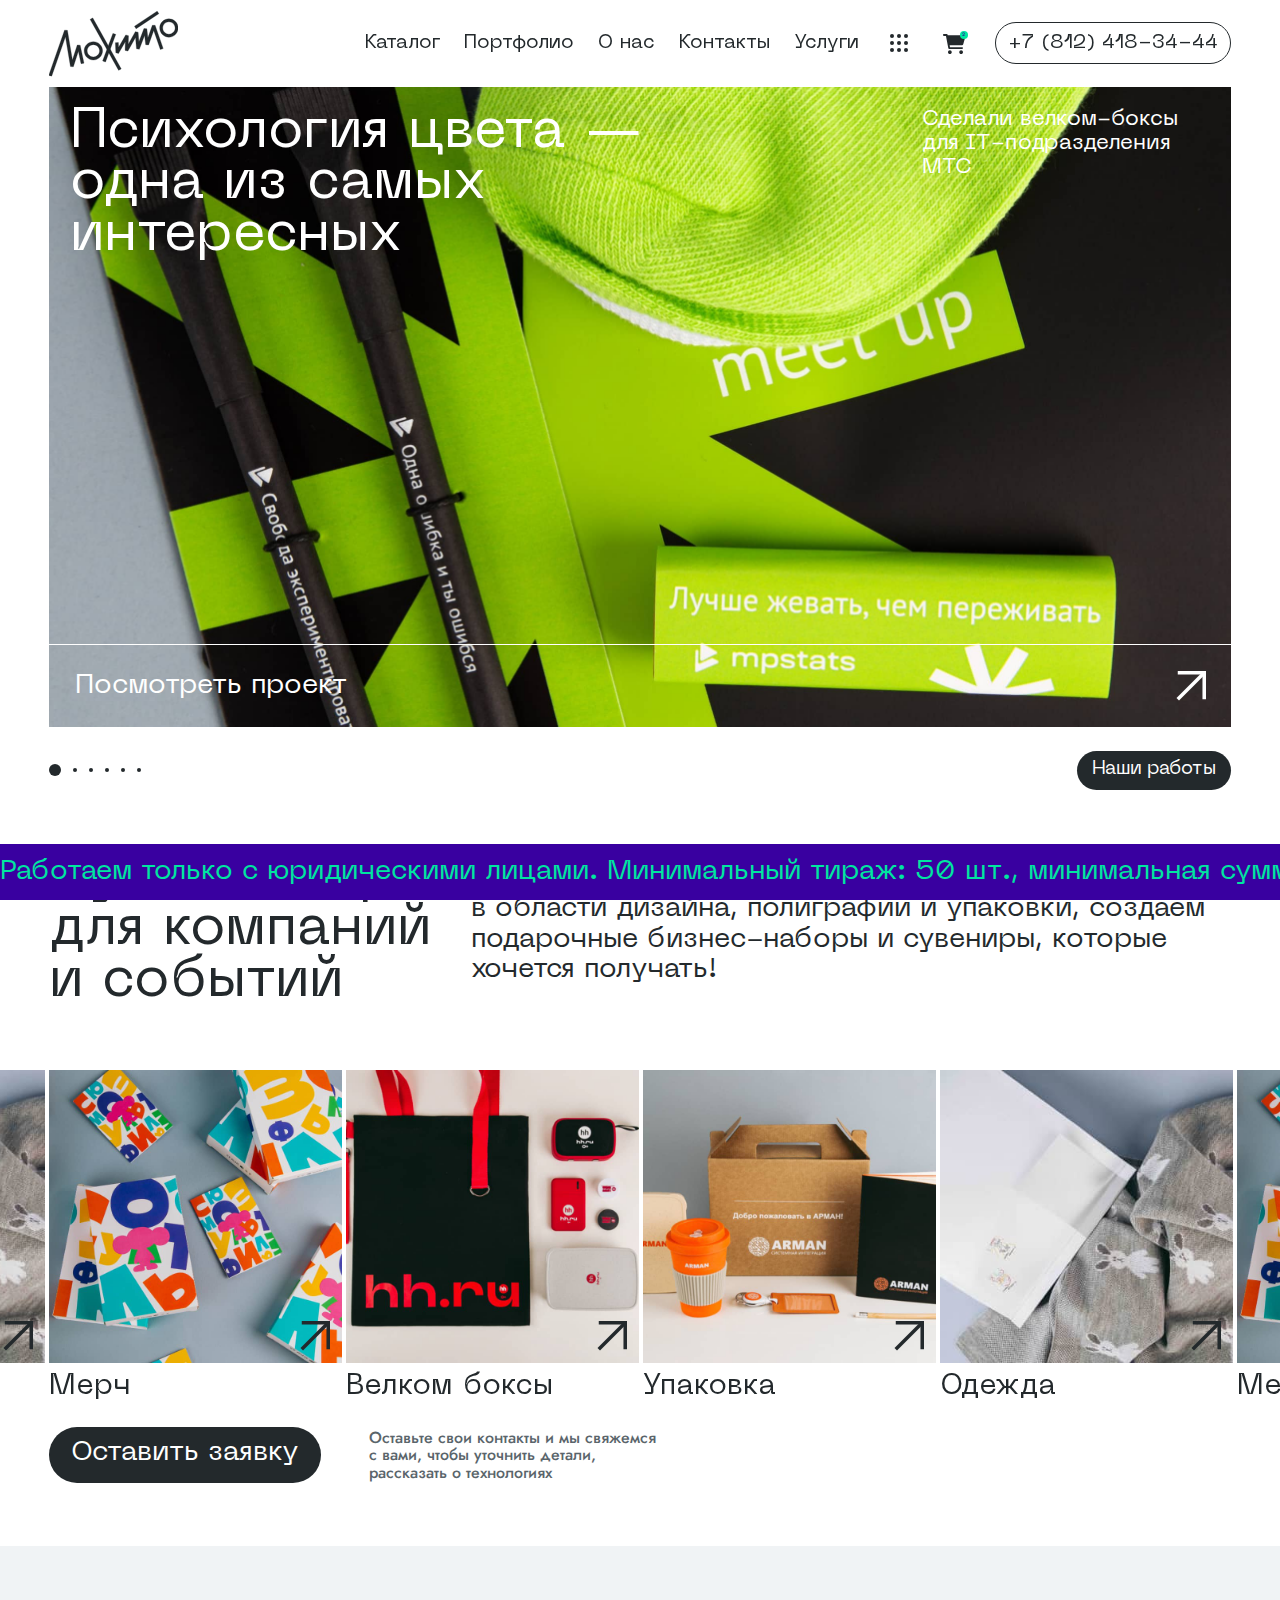
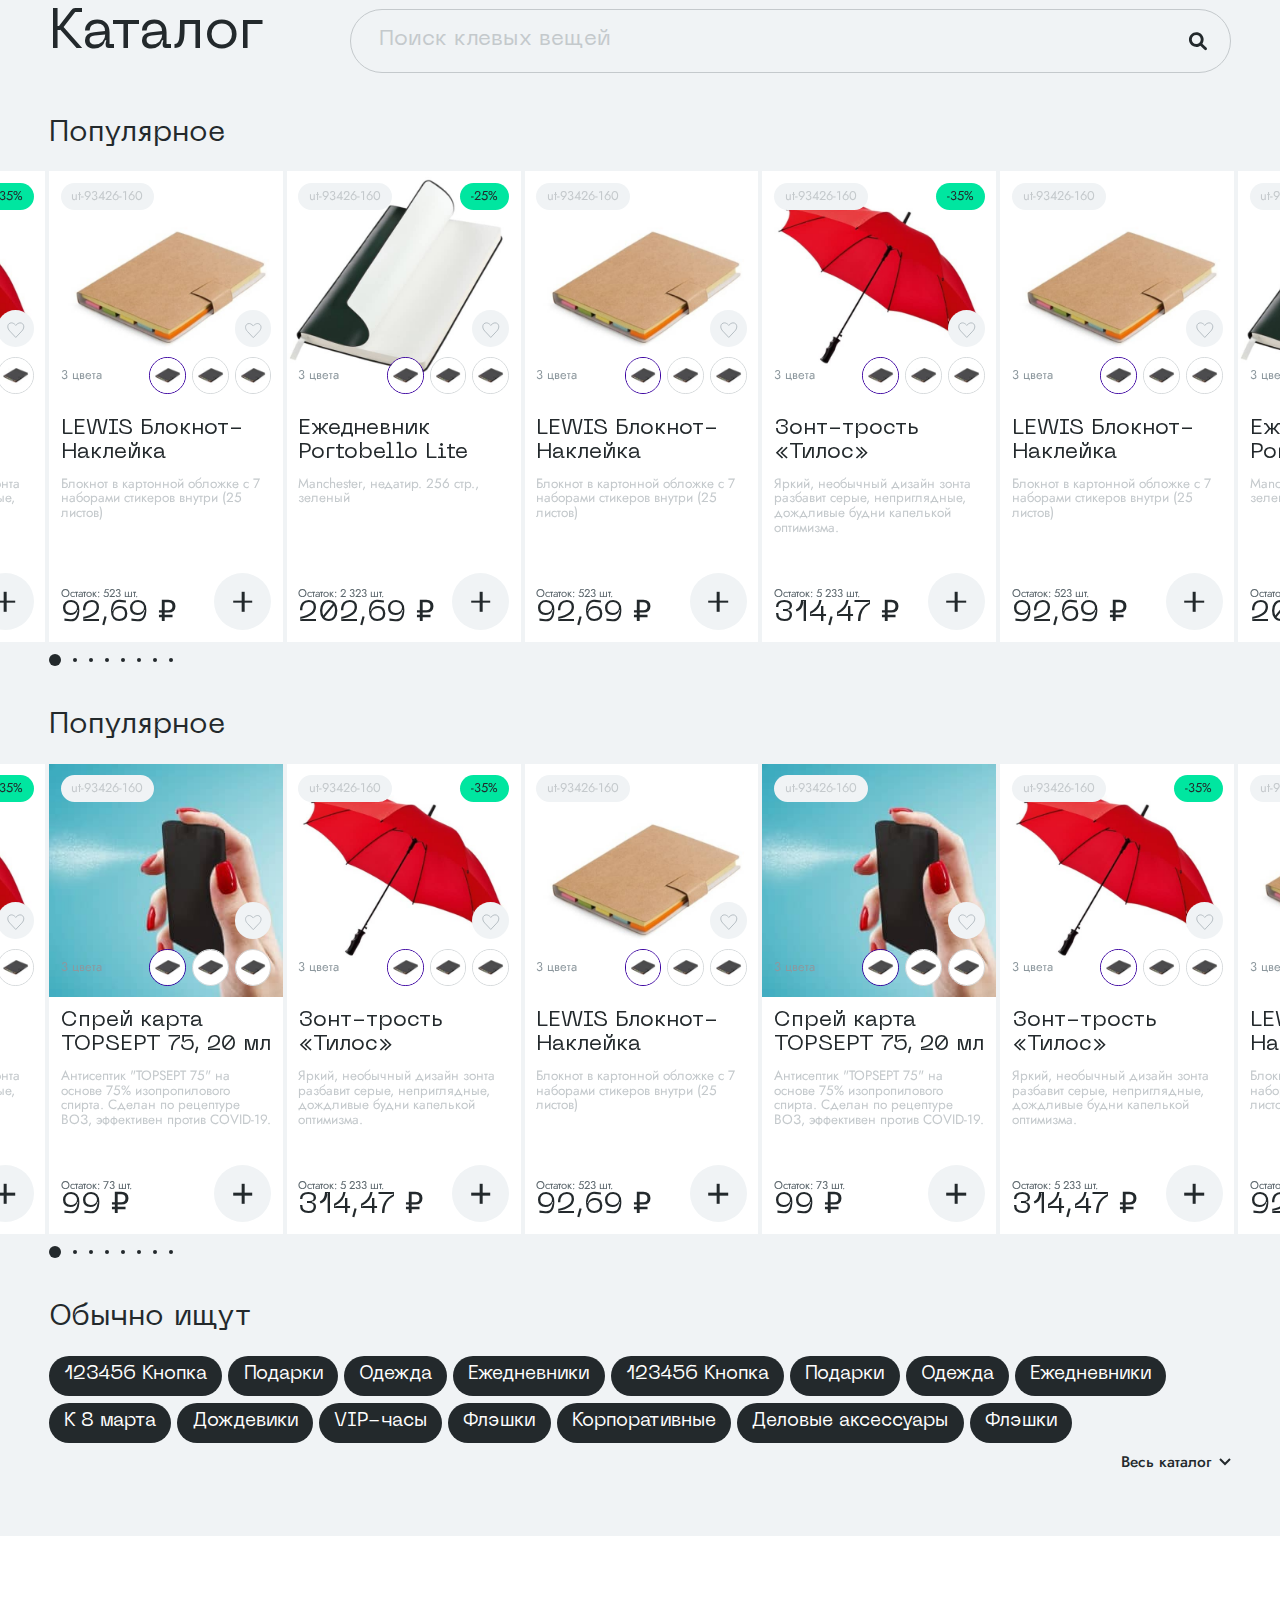
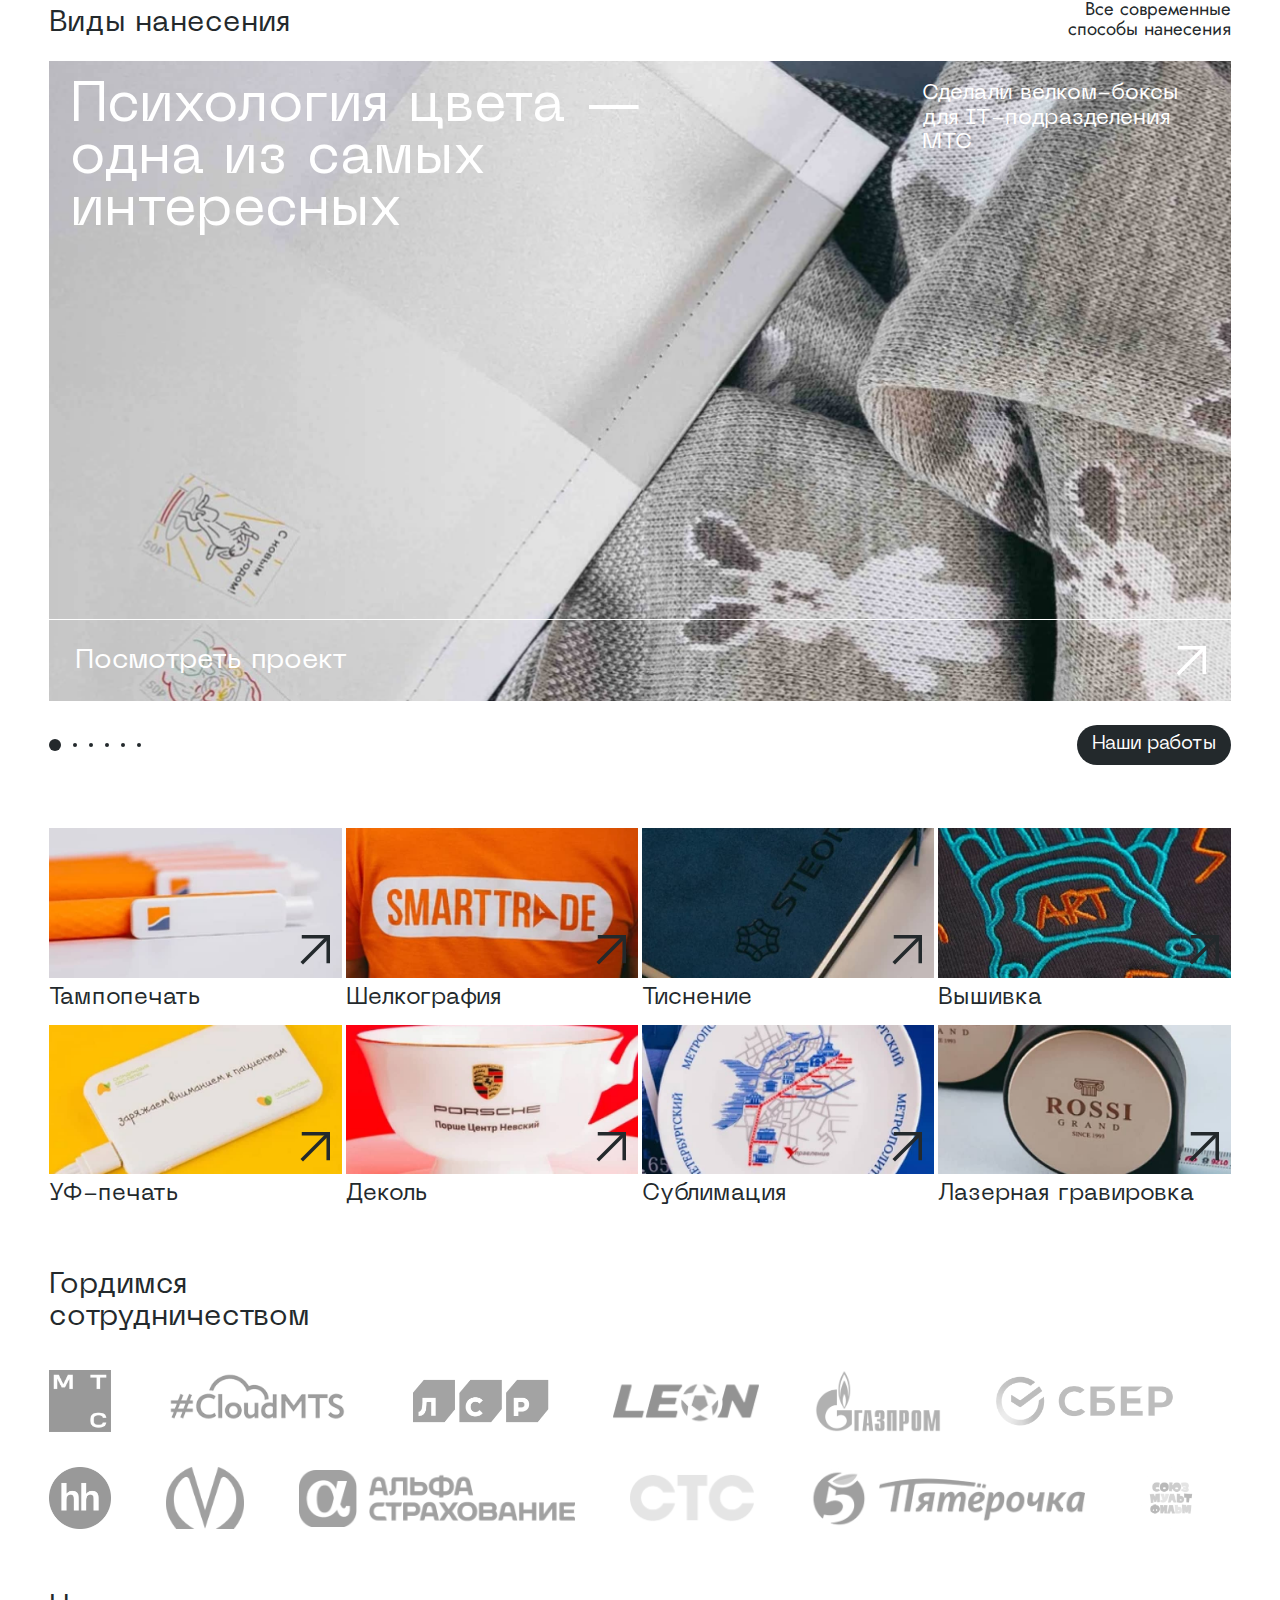
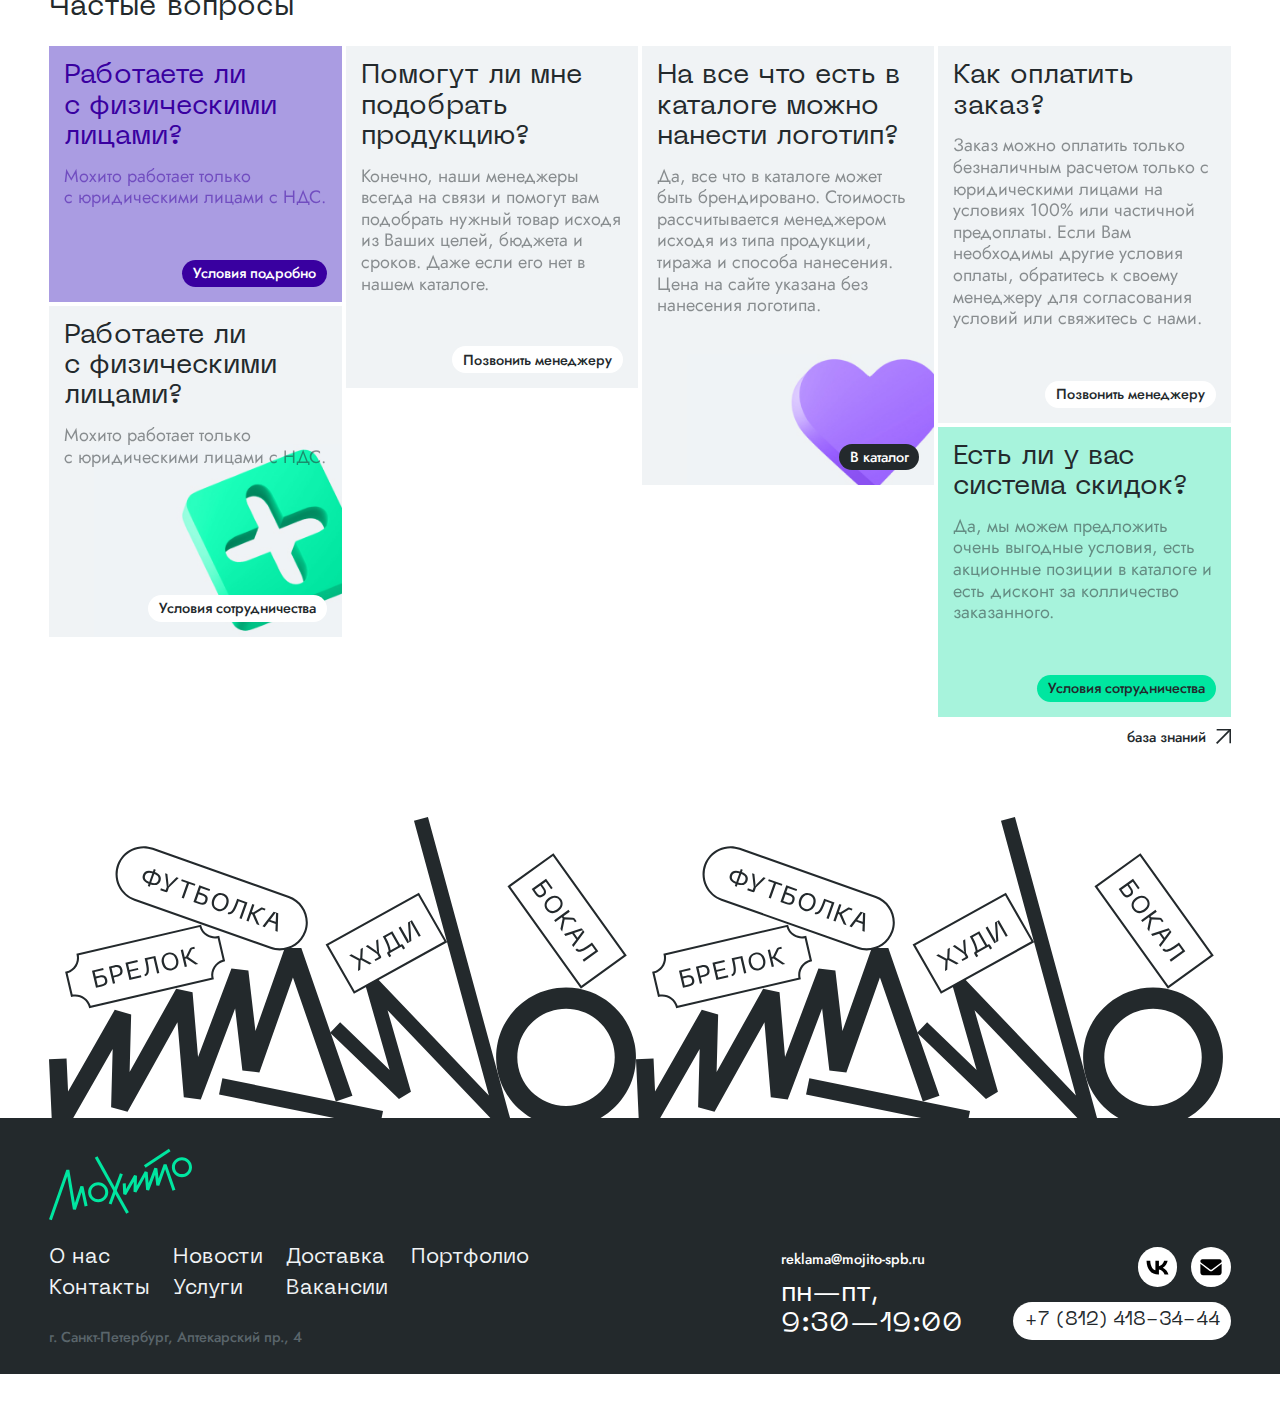
<file: index.html>
<!DOCTYPE html>
<html lang="ru">

<head>
	<meta charset="UTF-8">
	<meta name="viewport" content="width=device-width, initial-scale=1.0">
	<meta name="format-detection" content="telephone=no">
	<title>Мохито</title>
	<meta name="description" content="Бизнес-подарки и мерч ручной работы">
	<link rel="shortcut icon" href="img/favicon.svg">
	<link rel="stylesheet" href="css/style.min.css">
</head>

<body>
	<div class="page">
		<header class="header">
			<div class="header__container container">
				<a class="header__logo logo" href="index.html"><img src="img/logo.svg" alt="Мохито"></a>
				<div class="header__address">г. Санкт-Петербург,<br> Аптекарский пр., 4</div>
				<div class="header__menu">
					<nav class="mainmenu">
						<div class="mainmenu__links">
							<a href="#" class="mainmenu__link mainmenu__link_catalog">Каталог</a>
							<a href="#" class="mainmenu__link">Портфолио</a>
							<a href="#" class="mainmenu__link">О нас</a>
							<a href="#" class="mainmenu__link">Контакты</a>
							<a href="#" class="mainmenu__link">Услуги</a>
							<div class="mainmenu__more">
								<div class="mainmenu__more-button menu-button"></div>
								<div class="mainmenu__submenu">
									<a href="#" class="mainmenu__link">Школа</a>
									<a href="#" class="mainmenu__link">Доставка</a>
									<a href="#" class="mainmenu__link">Вакансии</a>
								</div>
							</div>
						</div>
						<div class="mainmenu__otherlinks">
							<a href="#" class="mainmenu__otherlink">Карта сайта</a>
							<a href="#" class="mainmenu__otherlink">Политика конфиденциальности</a>
							<a href="#" class="mainmenu__otherlink">Пользовательское соглашение</a>
						</div>
						<div class="mainmenu__social">
							<a class="mainmenu__social-link" href="#"><img src="img/social-vk.svg" alt=""></a>
							<a class="mainmenu__social-link" href="#"><img src="img/social-email.svg" alt=""></a>
						</div>
						<div class="mainmenu__contacts">
							<a class="mainmenu__contact" href="mailto:reklama@mojito-spb.ru">reklama@mojito-spb.ru</a>
							<div class="mainmenu__contact">г. Санкт-Петербург,<br> Аптекарский пр., 4</div>
							<div class="mainmenu__worktime">пн—пт,<br> 9:30—19:00</div>
							<a class="mainmenu__phone" href="tel:+78124183444">+7 (812) 418-34-44</a>
						</div>
					</nav>
					<nav class="catmenu">
						<div class="catmenu__links catmenu__links_category">
							<a class="catmenu__link" href="#" data-id="62114">
								<img src="img/catmenu-icons/gift.svg" alt="Подарки к праздникам">
								<span>Подарки к праздникам</span>
							</a>
							<a class="catmenu__link" href="#" data-id="45709">
								<img src="img/catmenu-icons/snowflake.svg" alt="Новогодние подарки">
								<span>Новогодние подарки</span>
							</a>
							<a class="catmenu__link" href="#" data-id="45710">
								<img src="img/catmenu-icons/office.svg" alt="Корпоративные подарки">
								<span>Корпоративные подарки</span>
							</a>
							<a class="catmenu__link" href="#" data-id="45707">
								<img src="img/catmenu-icons/book.svg" alt="Ежедневники">
								<span>Ежедневники</span>
							</a>
							<a class="catmenu__link" href="#" data-id="45716">
								<img src="img/catmenu-icons/picture.svg" alt="Подарочные наборы">
								<span>Подарочные наборы</span>
							</a>
							<a class="catmenu__link" href="#" data-id="61297">
								<img src="img/catmenu-icons/cube.svg" alt="Детские подарки">
								<span>Детские подарки</span>
							</a>
							<a class="catmenu__link" href="#" data-id="45711">
								<img src="img/catmenu-icons/gift.svg" alt="Одежда с логотипом">
								<span>Одежда с логотипом</span>
							</a>
							<a class="catmenu__link" href="#" data-id="45717">
								<img src="img/catmenu-icons/dishes.svg" alt="Посуда">
								<span>Посуда</span>
							</a>
							<a class="catmenu__link" href="#" data-id="45726">
								<img src="img/catmenu-icons/electronics.svg" alt="Электроника">
								<span>Электроника</span>
							</a>
							<a class="catmenu__link" href="#" data-id="45708">
								<img src="img/catmenu-icons/umbrella.svg" alt="Зонты">
								<span>Зонты</span>
							</a>
							<a class="catmenu__link" href="#" data-id="60981">
								<img src="img/catmenu-icons/rain.svg" alt="Дождевики">
								<span>Дождевики</span>
							</a>
							<a class="catmenu__link" href="#" data-id="45706">
								<img src="img/catmenu-icons/house.svg" alt="Дом">
								<span>Дом</span>
							</a>
							<a class="catmenu__link" href="#" data-id="45715">
								<img src="img/catmenu-icons/plaid.svg" alt="Пледы и подушки">
								<span>Пледы и подушки</span>
							</a>
							<a class="catmenu__link" href="#" data-id="45718">
								<img src="img/catmenu-icons/cup.svg" alt="Промо-сувениры">
								<span>Промо-сувениры</span>
							</a>
							<a class="catmenu__link" href="#" data-id="45719">
								<img src="img/catmenu-icons/pen.svg" alt="Ручки">
								<span>Ручки</span>
							</a>
							<a class="catmenu__link" href="#" data-id="45714">
								<img src="img/catmenu-icons/smile.svg" alt="Отдых">
								<span>Отдых</span>
							</a>
							<a class="catmenu__link" href="#" data-id="45723">
								<img src="img/catmenu-icons/electronics.svg" alt="Флешки">
								<span>Флешки</span>
							</a>
							<a class="catmenu__link" href="#" data-id="45722">
								<img src="img/catmenu-icons/box.svg" alt="Упаковка">
								<span>Упаковка</span>
							</a>
							<a class="catmenu__link" href="#" data-id="45727">
								<img src="img/catmenu-icons/crown.svg" alt="Элитные подарки">
								<span>Элитные подарки</span>
							</a>
							<a class="catmenu__link" href="#" data-id="45725">
								<img src="img/catmenu-icons/clock.svg" alt="Часы">
								<span>Часы</span>
							</a>
							<a class="catmenu__link" href="#" data-id="45721">
								<img src="img/catmenu-icons/house.svg" alt="Сумки">
								<span>Сумки</span>
							</a>
							<a class="catmenu__link" href="#" data-id="61291">
								<img src="img/catmenu-icons/bath.svg" alt="Средства индивидуальной защиты">
								<span>Средства индивидуальной защиты</span>
							</a>
							<a class="catmenu__link" href="#" data-id="61306">
								<img src="img/catmenu-icons/ball.svg" alt="Спорт">
								<span>Спорт</span>
							</a>
							<a class="catmenu__link catmenu__link_nosubmenu" href="#" data-id="49196">
								<img src="img/catmenu-icons/other.svg" alt="Разное">
								<span>Разное</span>
							</a>
						</div>
						<div class="catmenu__links catmenu__links_subcategory" data-id="62114">
							<a class="catmenu__sublink" href="#">23 февраля</a>
							<a class="catmenu__sublink" href="#">8 марта </a>
							<a class="catmenu__sublink" href="#">День Победы 9 мая</a>
							<a class="catmenu__sublink" href="#">День защиты детей 1 июня</a>
							<a class="catmenu__sublink" href="#">День медицинского работника 20 июня </a>
							<a class="catmenu__sublink" href="#">День металлурга 18 июля </a>
							<a class="catmenu__sublink" href="#">День железнодорожника 1 августа </a>
							<a class="catmenu__sublink" href="#">День строителя 8 августа </a>
							<a class="catmenu__sublink" href="#">День знаний 1 сентября </a>
							<a class="catmenu__sublink" href="#">День нефтяника 5 сентября </a>
							<a class="catmenu__sublink" href="#">День программиста 13 сентября</a>
							<a class="catmenu__sublink" href="#">День энергетика 22 декабря</a>
							<a class="catmenu__sublink" href="#">День юриста 3 декабря</a>
						</div>
						<div class="catmenu__links catmenu__links_subcategory" data-id="45710">
							<a class="catmenu__sublink" href="#">Деловые аксессуары</a>
							<a class="catmenu__sublink" href="#">Зажимы для купюр</a>
							<a class="catmenu__sublink" href="#">Ключницы</a>
							<a class="catmenu__sublink" href="#">Визитницы, футляры для карт</a>
							<a class="catmenu__sublink" href="#">Кошельки</a>
							<a class="catmenu__sublink" href="#">Обложки для документов</a>
							<a class="catmenu__sublink" href="#">Папки, портфели</a>
							<a class="catmenu__sublink" href="#">Чехлы для электронных устройств</a>
						</div>
						<div class="catmenu__links catmenu__links_subcategory" data-id="45716">
							<a class="catmenu__sublink" href="#">Бизнес наборы</a>
							<a class="catmenu__sublink" href="#">Винные наборы</a>
							<a class="catmenu__sublink" href="#">Женские подарочные наборы</a>
							<a class="catmenu__sublink" href="#">Наборы для виски</a>
							<a class="catmenu__sublink" href="#">Наборы кожаных аксессуаров</a>
							<a class="catmenu__sublink" href="#">Съедобные наборы</a>
							<a class="catmenu__sublink" href="#">Наборы посуды</a>
							<a class="catmenu__sublink" href="#">Наборы чая и кофе</a>
							<a class="catmenu__sublink" href="#">Деловые подарочные наборы</a>
							<a class="catmenu__sublink" href="#">Welcome pack</a>
							<a class="catmenu__sublink" href="#">Наборы для путешествий</a>
							<a class="catmenu__sublink" href="#">Мужские подарочные наборы</a>
						</div>
						<div class="catmenu__links catmenu__links_subcategory" data-id="61297">
							<a class="catmenu__sublink" href="#">Детские футболки</a>
							<a class="catmenu__sublink" href="#">Детская одежда</a>
							<a class="catmenu__sublink" href="#">Детские рюкзаки</a>
							<a class="catmenu__sublink" href="#">Мягкие игрушки</a>
							<a class="catmenu__sublink" href="#">Настольные игры</a>
							<a class="catmenu__sublink" href="#">Светоотражатели</a>
							<a class="catmenu__sublink" href="#">Детские подарочные наборы</a>
							<a class="catmenu__sublink" href="#">Школьникам</a>
							<a class="catmenu__sublink" href="#">Союзмультфильм</a>
						</div>
						<div class="catmenu__links catmenu__links_subcategory" data-id="45707">
							<a class="catmenu__sublink" href="#">Органайзеры</a>
							<a class="catmenu__sublink" href="#">Блокноты</a>
							<a class="catmenu__sublink" href="#">Ежедневники</a>
							<a class="catmenu__sublink" href="#">Еженедельники</a>
							<a class="catmenu__sublink" href="#">Записные книжки</a>
							<a class="catmenu__sublink" href="#">Оригинальные ежедневники</a>
							<a class="catmenu__sublink" href="#">Планинги</a>
							<a class="catmenu__sublink" href="#">Ежедневники Portobello</a>
						</div>
						<div class="catmenu__links catmenu__links_subcategory" data-id="45711">
							<a class="catmenu__sublink" href="#">Мужские футболки</a>
							<a class="catmenu__sublink" href="#">Женские футболки</a>
							<a class="catmenu__sublink" href="#">Футболки для промо</a>
							<a class="catmenu__sublink" href="#">Поло и рубашки</a>
							<a class="catmenu__sublink" href="#">Кепки и бейсболки</a>
							<a class="catmenu__sublink" href="#">Брюки и шорты</a>
							<a class="catmenu__sublink" href="#">Ветровки</a>
							<a class="catmenu__sublink" href="#">Джемперы, свитеры</a>
							<a class="catmenu__sublink" href="#">Жилеты</a>
							<a class="catmenu__sublink" href="#">Изделия из флиса</a>
							<a class="catmenu__sublink" href="#">Куртки</a>
							<a class="catmenu__sublink" href="#">Промо-одежда</a>
							<a class="catmenu__sublink" href="#">Толстовки</a>
							<a class="catmenu__sublink" href="#">Шапки и шарфы</a>
							<a class="catmenu__sublink" href="#">Перчатки и варежки</a>
							<a class="catmenu__sublink" href="#">Платки и галстуки</a>
							<a class="catmenu__sublink" href="#">Обувь</a>
							<a class="catmenu__sublink" href="#">Аксессуары</a>
							<a class="catmenu__sublink" href="#">Поло</a>
							<a class="catmenu__sublink" href="#">Футболки унисекс</a>
							<a class="catmenu__sublink" href="#">Панамы</a>
						</div>
						<div class="catmenu__links catmenu__links_subcategory" data-id="45713">
							<a class="catmenu__sublink" href="#">Визитницы настольные</a>
							<a class="catmenu__sublink" href="#">Календари</a>
							<a class="catmenu__sublink" href="#">Наборы офисных принадлежностей</a>
							<a class="catmenu__sublink" href="#">Наградная продукция</a>
							<a class="catmenu__sublink" href="#">Настольные аксессуары</a>
							<a class="catmenu__sublink" href="#">Рамки и плакетки</a>
							<a class="catmenu__sublink" href="#">Подарочные наборы</a>
							<a class="catmenu__sublink" href="#">Стилусы, лазерные указки</a>
						</div>
						<div class="catmenu__links catmenu__links_subcategory" data-id="45717">
							<a class="catmenu__sublink" href="#">Бокалы и стаканы</a>
							<a class="catmenu__sublink" href="#">Графины и кувшины</a>
							<a class="catmenu__sublink" href="#">Ланч-боксы и контейнеры</a>
							<a class="catmenu__sublink" href="#">Кружки</a>
							<a class="catmenu__sublink" href="#">Мельницы для перца и соли</a>
							<a class="catmenu__sublink" href="#">Наборы для алкогольных напитков</a>
							<a class="catmenu__sublink" href="#">Наборы для кофе</a>
							<a class="catmenu__sublink" href="#">Наборы кухонных принадлежностей</a>
							<a class="catmenu__sublink" href="#">Ножи и наборы ножей</a>
							<a class="catmenu__sublink" href="#">Открывалки и штопоры</a>
							<a class="catmenu__sublink" href="#">Подносы и блюда</a>
							<a class="catmenu__sublink" href="#">Посуда металлическая</a>
							<a class="catmenu__sublink" href="#">Разделочные доски и скалки</a>
							<a class="catmenu__sublink" href="#">Сервизы</a>
							<a class="catmenu__sublink" href="#">Термосы, термокружки, фляги</a>
							<a class="catmenu__sublink" href="#">Столовые приборы и сервировка</a>
							<a class="catmenu__sublink" href="#">Чайные и кофейные пары</a>
							<a class="catmenu__sublink" href="#">Тарелки</a>
						</div>
						<div class="catmenu__links catmenu__links_subcategory" data-id="45726">
							<a class="catmenu__sublink" href="#">USB хабы и переходники</a>
							<a class="catmenu__sublink" href="#">USB-устройства</a>
							<a class="catmenu__sublink" href="#">Аксессуары для телефонов и
								планшетов</a>
							<a class="catmenu__sublink" href="#">Веб-камеры</a>
							<a class="catmenu__sublink" href="#">Внешние аккумуляторы</a>
							<a class="catmenu__sublink" href="#">Калькуляторы</a>
							<a class="catmenu__sublink" href="#">Компьютерные аксессуары</a>
							<a class="catmenu__sublink" href="#">Компьютерные мыши</a>
							<a class="catmenu__sublink" href="#">Наушники</a>
							<a class="catmenu__sublink" href="#">Портативные колонки</a>
							<a class="catmenu__sublink" href="#">Вентиляторы</a>
							<a class="catmenu__sublink" href="#">Метеостанции</a>
							<a class="catmenu__sublink" href="#">Жёсткие диски</a>
							<a class="catmenu__sublink" href="#">Гаджеты</a>
							<a class="catmenu__sublink" href="#">Шагомеры</a>
							<a class="catmenu__sublink" href="#">Увлажнители</a>
							<a class="catmenu__sublink" href="#">Беспроводные зарядки (док-станции)</a>
							<a class="catmenu__sublink" href="#">Ноутбуки и планшеты</a>
						</div>
						<div class="catmenu__links catmenu__links_subcategory" data-id="45708">
							<a class="catmenu__sublink" href="#">Складные зонты</a>
							<a class="catmenu__sublink" href="#">Зонты-трости</a>
							<a class="catmenu__sublink" href="#">Элитные зонты</a>
						</div>
						<div class="catmenu__links catmenu__links_subcategory" data-id="60981">
							<a class="catmenu__sublink" href="#">Дождевик на молнии</a>
							<a class="catmenu__sublink" href="#">Дождевик на кнопках</a>
							<a class="catmenu__sublink" href="#">Дождевик-анорак</a>
							<a class="catmenu__sublink" href="#">Дождевик-пончо</a>
							<a class="catmenu__sublink" href="#">Дождевик в футляре</a>
						</div>
						<div class="catmenu__links catmenu__links_subcategory" data-id="45706">
							<a class="catmenu__sublink" href="#">Вазы</a>
							<a class="catmenu__sublink" href="#">Фоторамки, фотоальбомы</a>
							<a class="catmenu__sublink" href="#">Все для дома</a>
							<a class="catmenu__sublink" href="#">Инструменты</a>
							<a class="catmenu__sublink" href="#">Интерьерные подарки</a>
							<a class="catmenu__sublink" href="#">Косметическая продукция</a>
							<a class="catmenu__sublink" href="#">Кухонные приспособления</a>
							<a class="catmenu__sublink" href="#">Лампы</a>
							<a class="catmenu__sublink" href="#">Наборы для ухода за обувью</a>
							<a class="catmenu__sublink" href="#">Подсвечники и свечи</a>
							<a class="catmenu__sublink" href="#">Полотенца и халаты</a>
							<a class="catmenu__sublink" href="#">Статуэтки настольные</a>
							<a class="catmenu__sublink" href="#">Текстиль</a>
							<a class="catmenu__sublink" href="#">Шкатулки</a>
							<a class="catmenu__sublink" href="#">Аксессуары для вина и водки</a>
							<a class="catmenu__sublink" href="#">Для детей</a>
							<a class="catmenu__sublink" href="#">Маникюрные наборы</a>
							<a class="catmenu__sublink" href="#">Товары для питомцев</a>
						</div>
						<div class="catmenu__links catmenu__links_subcategory" data-id="45715">
							<a class="catmenu__sublink" href="#">Декоративные подушки</a>
							<a class="catmenu__sublink" href="#">Пледы для дома</a>
							<a class="catmenu__sublink" href="#">Пледы дорожные</a>
						</div>
						<div class="catmenu__links catmenu__links_subcategory" data-id="45718">
							<a class="catmenu__sublink" href="#">Брелоки</a>
							<a class="catmenu__sublink" href="#">Антистрессы</a>
							<a class="catmenu__sublink" href="#">Зажигалки</a>
							<a class="catmenu__sublink" href="#">Зеркала и расчески</a>
							<a class="catmenu__sublink" href="#">Личность</a>
							<a class="catmenu__sublink" href="#">Открывалки</a>
							<a class="catmenu__sublink" href="#">Промопродукция</a>
							<a class="catmenu__sublink" href="#">Ремешки, подвески, ланъярды</a>
							<a class="catmenu__sublink" href="#">Рулетки</a>
							<a class="catmenu__sublink" href="#">Светоотражатели</a>
							<a class="catmenu__sublink" href="#">Скребки</a>
							<a class="catmenu__sublink" href="#">Канцтовары</a>
							<a class="catmenu__sublink" href="#">Держатели для документов</a>
							<a class="catmenu__sublink" href="#">Магниты</a>
							<a class="catmenu__sublink" href="#">Товары для животных</a>
						</div>
						<div class="catmenu__links catmenu__links_subcategory" data-id="45719">
							<a class="catmenu__sublink" href="#">Наборы с ручками</a>
							<a class="catmenu__sublink" href="#">Оригинальные ручки</a>
							<a class="catmenu__sublink" href="#">Пеналы</a>
							<a class="catmenu__sublink" href="#">Ручки перьевые</a>
							<a class="catmenu__sublink" href="#">Ручки роллер</a>
							<a class="catmenu__sublink" href="#">Ручки шариковые</a>
							<a class="catmenu__sublink" href="#">Футляры для ручек</a>
							<a class="catmenu__sublink" href="#">Карандаши</a>
							<a class="catmenu__sublink" href="#">Аксессуары для ручек</a>
							<a class="catmenu__sublink" href="#">Маркеры и фломастеры</a>
							<a class="catmenu__sublink" href="#">Ручки-стилусы</a>
						</div>
						<div class="catmenu__links catmenu__links_subcategory" data-id="45714">
							<a class="catmenu__sublink" href="#">Автомобильные аксессуары</a>
							<a class="catmenu__sublink" href="#">Аксессуары для болельщиков</a>
							<a class="catmenu__sublink" href="#">Бинокли, подзорные трубы, компасы,
								адаптеры</a>
							<a class="catmenu__sublink" href="#">Бутылки для воды</a>
							<a class="catmenu__sublink" href="#">Гамаки, складные коврики</a>
							<a class="catmenu__sublink" href="#">Дорожные портмоне</a>
							<a class="catmenu__sublink" href="#">Игры и головоломки</a>
							<a class="catmenu__sublink" href="#">Инструменты, мультитулы, фонари</a>
							<a class="catmenu__sublink" href="#">Книги</a>
							<a class="catmenu__sublink" href="#">Кодовые замки, бирки</a>
							<a class="catmenu__sublink" href="#">Весы</a>
							<a class="catmenu__sublink" href="#">Мячи</a>
							<a class="catmenu__sublink" href="#">Наборы для пикника</a>
							<a class="catmenu__sublink" href="#">Очки</a>
							<a class="catmenu__sublink" href="#">Подушки под голову</a>
							<a class="catmenu__sublink" href="#">Аптечки</a>
							<a class="catmenu__sublink" href="#">Пляжный отдых и спорт</a>
							<a class="catmenu__sublink" href="#">Наборы для детского творчества</a>
							<a class="catmenu__sublink" href="#">Дорожные аксессуары</a>
							<a class="catmenu__sublink" href="#">Для СПА и сауны</a>
						</div>
						<div class="catmenu__links catmenu__links_subcategory" data-id="45723">
							<a class="catmenu__sublink" href="#">USB флешки</a>
							<a class="catmenu__sublink" href="#">Оригинальные флешки</a>
						</div>
						<div class="catmenu__links catmenu__links_subcategory" data-id="45722">
							<a class="catmenu__sublink" href="#">Жестяная упаковка</a>
							<a class="catmenu__sublink" href="#">Подарочная упаковка</a>
							<a class="catmenu__sublink" href="#">Упаковка для новогодних подарков</a>
							<a class="catmenu__sublink" href="#">Упаковка для флеш-карт</a>
							<a class="catmenu__sublink" href="#">Упаковка для алкоголя</a>
							<a class="catmenu__sublink" href="#">Упаковка для кружек</a>
							<a class="catmenu__sublink" href="#">Упаковка для ручек</a>
						</div>
						<div class="catmenu__links catmenu__links_subcategory" data-id="45727">
							<a class="catmenu__sublink" href="#">Элитный фарфор</a>
							<a class="catmenu__sublink" href="#">Элитная посуда</a>
							<a class="catmenu__sublink" href="#">Цветы серебряные</a>
							<a class="catmenu__sublink" href="#">Хьюмидоры и аксессуары для сигар</a>
							<a class="catmenu__sublink" href="#">Украшения</a>
							<a class="catmenu__sublink" href="#">Религиозные подарки</a>
							<a class="catmenu__sublink" href="#">Подарочные наборы</a>
							<a class="catmenu__sublink" href="#">Музыкальные сувениры</a>
							<a class="catmenu__sublink" href="#">Мужские аксессуары</a>
							<a class="catmenu__sublink" href="#">Золотые символы</a>
							<a class="catmenu__sublink" href="#">Знаки Внимания</a>
						</div>
						<div class="catmenu__links catmenu__links_subcategory" data-id="45725">
							<a class="catmenu__sublink" href="#">VIP-часы</a>
							<a class="catmenu__sublink" href="#">Интерьерные часы</a>
							<a class="catmenu__sublink" href="#">Наручные часы</a>
							<a class="catmenu__sublink" href="#">Настенные часы</a>
							<a class="catmenu__sublink" href="#">Настольные часы</a>
							<a class="catmenu__sublink" href="#">Песочные часы</a>
							<a class="catmenu__sublink" href="#">Наградные часы</a>
							<a class="catmenu__sublink" href="#">Футляры для часов</a>
						</div>
						<div class="catmenu__links catmenu__links_subcategory" data-id="45721">
							<a class="catmenu__sublink" href="#">Дамские сумки и косметички</a>
							<a class="catmenu__sublink" href="#">Дорожные сумки</a>
							<a class="catmenu__sublink" href="#">Чемоданы, портпледы</a>
							<a class="catmenu__sublink" href="#">Конференц-сумки и портфели</a>
							<a class="catmenu__sublink" href="#">Несессеры</a>
							<a class="catmenu__sublink" href="#">Пляжные сумки</a>
							<a class="catmenu__sublink" href="#">Рюкзаки</a>
							<a class="catmenu__sublink" href="#">Сумки для ноутбука</a>
							<a class="catmenu__sublink" href="#">Шопперы</a>
							<a class="catmenu__sublink" href="#">Сумки-холодильники</a>
							<a class="catmenu__sublink" href="#">Промо-сумки</a>
							<a class="catmenu__sublink" href="#">Поясные сумки</a>
						</div>
						<div class="catmenu__links catmenu__links_subcategory" data-id="45709">
							<a class="catmenu__sublink" href="#">Новогодняя подборка от Мохито</a>
							<a class="catmenu__sublink" href="#">Аксессуары с новогодней
								символикой</a>
							<a class="catmenu__sublink" href="#">Новогодние игрушки</a>
							<a class="catmenu__sublink" href="#">Новогодние наборы</a>
							<a class="catmenu__sublink" href="#">Новогодние украшения</a>
							<a class="catmenu__sublink" href="#">Новогодний офис</a>
							<a class="catmenu__sublink" href="#">Новогодний стол</a>
							<a class="catmenu__sublink" href="#">Оригинальные календари</a>
							<a class="catmenu__sublink" href="#">Новогодние открытки</a>
							<a class="catmenu__sublink" href="#">Новогодняя упаковка</a>
						</div>
						<div class="catmenu__links catmenu__links_subcategory" data-id="61291">
							<a class="catmenu__sublink" href="#">Антисептики и салфетки</a>
							<a class="catmenu__sublink" href="#">Защитные маски</a>
							<a class="catmenu__sublink" href="#">Наборы СИЗ</a>
							<a class="catmenu__sublink" href="#">Стерилизаторы</a>
						</div>
						<div class="catmenu__links catmenu__links_subcategory" data-id="61306">
							<a class="catmenu__sublink" href="#">Бутылки для воды и шейкеры</a>
							<a class="catmenu__sublink" href="#">Спортивные наборы</a>
							<a class="catmenu__sublink" href="#">Спортивный инвентарь</a>
							<a class="catmenu__sublink" href="#">Спортивные полотенца</a>
							<a class="catmenu__sublink" href="#">Фитнес-браслеты и часы</a>
							<a class="catmenu__sublink" href="#">Спортивная одежда</a>
							<a class="catmenu__sublink" href="#">Спортивные аксессуары</a>
						</div>
					</nav>
				</div>
				<a class="header__cart" href="#"><span>2</span></a>
				<a class="header__phone" href="tel:+78124183444">+7 (812) 418-34-44</a>
				<div class="header__mobilemenu menu-button"></div>
			</div>
		</header>
		<section class="section bigslider">
			<div class="bigslider__slider">
				<div class="bigslider__slide">
					<a class="poster" href="#">
						<div class="poster__image poster__image_big"><img class="cover" src="img/poster-img1.jpg" alt=""></div>
						<h2 class="poster__title">Психология цвета — одна из самых интересных</h2>
						<div class="poster__desc">Сделали велком-боксы для IT-подразделения МТС</div>
						<div class="poster__caption">Посмотреть проект</div>
					</a>
				</div>
				<div class="bigslider__slide">
					<a class="poster" href="#">
						<div class="poster__image poster__image_big"><img class="cover" src="img/poster-img3.jpg" alt=""></div>
						<h2 class="poster__title">Выбор цвета воздействует на чувства и эмоции</h2>
						<div class="poster__desc">Сделали бизнес-сувениры для компании Glorax</div>
						<div class="poster__caption">Посмотреть проект</div>
					</a>
				</div>
				<div class="bigslider__slide">
					<a class="poster" href="#">
						<div class="poster__image poster__image_big"><img class="cover" src="img/poster-img6.jpg" alt=""></div>
						<h2 class="poster__title">Психология цвета — важен каждый оттенок</h2>
						<div class="poster__desc">Сделали бизнес-сувениры для компании Аскон</div>
						<div class="poster__caption">Посмотреть проект</div>
					</a>
				</div>
				<div class="bigslider__slide">
					<a class="poster" href="#">
						<div class="poster__image poster__image_big"><img class="cover" src="img/poster-img1.jpg" alt=""></div>
						<h2 class="poster__title">Психология цвета — одна из самых интересных</h2>
						<div class="poster__desc">Сделали велком-боксы для IT-подразделения МТС</div>
						<div class="poster__caption">Посмотреть проект</div>
					</a>
				</div>
				<div class="bigslider__slide">
					<a class="poster" href="#">
						<div class="poster__image poster__image_big"><img class="cover" src="img/poster-img3.jpg" alt=""></div>
						<h2 class="poster__title">Выбор цвета воздействует на чувства и эмоции</h2>
						<div class="poster__desc">Сделали бизнес-сувениры для компании Glorax</div>
						<div class="poster__caption">Посмотреть проект</div>
					</a>
				</div>
				<div class="bigslider__slide">
					<a class="poster" href="#">
						<div class="poster__image poster__image_big"><img class="cover" src="img/poster-img6.jpg" alt=""></div>
						<h2 class="poster__title">Психология цвета — важен каждый оттенок</h2>
						<div class="poster__desc">Сделали бизнес-сувениры для компании Аскон</div>
						<div class="poster__caption">Посмотреть проект</div>
					</a>
				</div>
			</div>
			<div class="bigslider__nav">
				<div class="bigslider__dots"></div>
				<a class="bigslider__button button" href="#">Наши работы</a>
			</div>
		</section>
		<section class="section merch">
			<div class="merch__head">
				<h2 class="merch__title title title_big">Лучший мерч для компаний и событий</h2>
				<div class="merch__desc">10 лет мы разрабатываем креативные концепции в области дизайна, полиграфии и упаковки,  создаем подарочные бизнес-наборы и сувениры, которые хочется получать!</div>
			</div>
			<div class="merch__slider">
				<a class="merch__item" href="#">
					<div class="merch__image"><img class="cover" src="img/merch-img1.jpg" alt=""></div>
					<div class="merch__caption title">Мерч</div>
				</a>
				<a class="merch__item" href="#">
					<div class="merch__image"><img class="cover" src="img/merch-img2.jpg" alt=""></div>
					<div class="merch__caption title">Велком боксы</div>
				</a>
				<a class="merch__item" href="#">
					<div class="merch__image"><img class="cover" src="img/merch-img3.jpg" alt=""></div>
					<div class="merch__caption title">Упаковка</div>
				</a>
				<a class="merch__item" href="#">
					<div class="merch__image"><img class="cover" src="img/merch-img4.jpg" alt=""></div>
					<div class="merch__caption title">Одежда</div>
				</a>
				<a class="merch__item" href="#">
					<div class="merch__image"><img class="cover" src="img/merch-img1.jpg" alt=""></div>
					<div class="merch__caption title">Мерч</div>
				</a>
				<a class="merch__item" href="#">
					<div class="merch__image"><img class="cover" src="img/merch-img2.jpg" alt=""></div>
					<div class="merch__caption title">Велком боксы</div>
				</a>
				<a class="merch__item" href="#">
					<div class="merch__image"><img class="cover" src="img/merch-img3.jpg" alt=""></div>
					<div class="merch__caption title">Упаковка</div>
				</a>
				<a class="merch__item" href="#">
					<div class="merch__image"><img class="cover" src="img/merch-img4.jpg" alt=""></div>
					<div class="merch__caption title">Одежда</div>
				</a>
			</div>
			<div class="merch__footer">
				<button class="merch__button button button_medium">Оставить заявку</button>
				<div class="merch__smalltext">Оставьте свои контакты и мы свяжемся с вами, чтобы уточнить детали, рассказать о технологиях</div>
			</div>
		</section>
		<section class="section catalog">
			<div class="catalog__head">
				<h2 class="catalog__title title title_big">Каталог</h2>
				<form class="catalog__search" action="#">
					<input class="catalog__search-input" type="search" name="search" placeholder="Поиск клевых вещей">
					<button class="catalog__search-button" type="submit"></button>
				</form>
			</div>
			<h3 class="catalog__subtitle title">Популярное</h3>
			<div class="catalog__slider">
				<div class="catalog__card">
					<a class="catalog__card-image" href="#"><img class="cover" src="img/product-card-img1.jpg" alt=""></a>
					<div class="catalog__card-info">
						<div class="catalog__card-articul">ut-93426-160</div>
						<button class="catalog__card-favorite favorite"></button>
						<div class="catalog__card-colors">
							<div class="catalog__card-colors-count">3 цвета</div>
							<div class="catalog__card-colors-list">
								<a class="catalog__card-color catalog__card-color_active" href="#"><img class="cover" src="img/product-card-color.jpg" alt=""></a>
								<a class="catalog__card-color" href="#"><img class="cover" src="img/product-card-color.jpg" alt=""></a>
								<a class="catalog__card-color" href="#"><img class="cover" src="img/product-card-color.jpg" alt=""></a>
							</div>
						</div>
					</div>
					<a class="catalog__card-title" href="#">LEWIS Блокнот-Наклейка</a>
					<a class="catalog__card-desc" href="#">Блокнот в картонной обложке с 7 наборами стикеров внутри (25 листов)</a>
					<div class="catalog__card-footer">
						<div class="catalog__card-available">Остаток: 523 шт.</div>
						<div class="catalog__card-price">92,69 ₽</div>
						<button class="catalog__card-button">+</button>
					</div>
				</div>
				<div class="catalog__card">
					<a class="catalog__card-image" href="#"><img class="cover" src="img/product-card-img2.jpg" alt=""></a>
					<div class="catalog__card-info">
						<div class="catalog__card-articul">ut-93426-160</div>
						<div class="catalog__card-discount">-25%</div>
						<button class="catalog__card-favorite favorite"></button>
						<div class="catalog__card-colors">
							<div class="catalog__card-colors-count">3 цвета</div>
							<div class="catalog__card-colors-list">
								<a class="catalog__card-color catalog__card-color_active" href="#"><img class="cover" src="img/product-card-color.jpg" alt=""></a>
								<a class="catalog__card-color" href="#"><img class="cover" src="img/product-card-color.jpg" alt=""></a>
								<a class="catalog__card-color" href="#"><img class="cover" src="img/product-card-color.jpg" alt=""></a>
							</div>
						</div>
					</div>
					<a class="catalog__card-title" href="#">Ежедневник Portobello Lite</a>
					<a class="catalog__card-desc" href="#">Manchester, недатир. 256 стр., зеленый</a>
					<div class="catalog__card-footer">
						<div class="catalog__card-available">Остаток: 2 323 шт.</div>
						<div class="catalog__card-price">202,69 ₽</div>
						<button class="catalog__card-button">+</button>
					</div>
				</div>
				<div class="catalog__card">
					<a class="catalog__card-image" href="#"><img class="cover" src="img/product-card-img1.jpg" alt=""></a>
					<div class="catalog__card-info">
						<div class="catalog__card-articul">ut-93426-160</div>
						<button class="catalog__card-favorite favorite"></button>
						<div class="catalog__card-colors">
							<div class="catalog__card-colors-count">3 цвета</div>
							<div class="catalog__card-colors-list">
								<a class="catalog__card-color catalog__card-color_active" href="#"><img class="cover" src="img/product-card-color.jpg" alt=""></a>
								<a class="catalog__card-color" href="#"><img class="cover" src="img/product-card-color.jpg" alt=""></a>
								<a class="catalog__card-color" href="#"><img class="cover" src="img/product-card-color.jpg" alt=""></a>
							</div>
						</div>
					</div>
					<a class="catalog__card-title" href="#">LEWIS Блокнот-Наклейка</a>
					<a class="catalog__card-desc" href="#">Блокнот в картонной обложке с 7 наборами стикеров внутри (25 листов)</a>
					<div class="catalog__card-footer">
						<div class="catalog__card-available">Остаток: 523 шт.</div>
						<div class="catalog__card-price">92,69 ₽</div>
						<button class="catalog__card-button">+</button>
					</div>
				</div>
				<div class="catalog__card">
					<a class="catalog__card-image" href="#"><img class="cover" src="img/product-card-img3.jpg" alt=""></a>
					<div class="catalog__card-info">
						<div class="catalog__card-articul">ut-93426-160</div>
						<div class="catalog__card-discount">-35%</div>
						<button class="catalog__card-favorite favorite"></button>
						<div class="catalog__card-colors">
							<div class="catalog__card-colors-count">3 цвета</div>
							<div class="catalog__card-colors-list">
								<a class="catalog__card-color catalog__card-color_active" href="#"><img class="cover" src="img/product-card-color.jpg" alt=""></a>
								<a class="catalog__card-color" href="#"><img class="cover" src="img/product-card-color.jpg" alt=""></a>
								<a class="catalog__card-color" href="#"><img class="cover" src="img/product-card-color.jpg" alt=""></a>
							</div>
						</div>
					</div>
					<a class="catalog__card-title" href="#">Зонт-трость «Тилос»</a>
					<a class="catalog__card-desc" href="#">Яркий, необычный дизайн зонта разбавит серые, неприглядные, дождливые будни капелькой оптимизма.</a>
					<div class="catalog__card-footer">
						<div class="catalog__card-available">Остаток: 5 233 шт.</div>
						<div class="catalog__card-price">314,47 ₽</div>
						<button class="catalog__card-button">+</button>
					</div>
				</div>
				<div class="catalog__card">
					<a class="catalog__card-image" href="#"><img class="cover" src="img/product-card-img1.jpg" alt=""></a>
					<div class="catalog__card-info">
						<div class="catalog__card-articul">ut-93426-160</div>
						<button class="catalog__card-favorite favorite"></button>
						<div class="catalog__card-colors">
							<div class="catalog__card-colors-count">3 цвета</div>
							<div class="catalog__card-colors-list">
								<a class="catalog__card-color catalog__card-color_active" href="#"><img class="cover" src="img/product-card-color.jpg" alt=""></a>
								<a class="catalog__card-color" href="#"><img class="cover" src="img/product-card-color.jpg" alt=""></a>
								<a class="catalog__card-color" href="#"><img class="cover" src="img/product-card-color.jpg" alt=""></a>
							</div>
						</div>
					</div>
					<a class="catalog__card-title" href="#">LEWIS Блокнот-Наклейка</a>
					<a class="catalog__card-desc" href="#">Блокнот в картонной обложке с 7 наборами стикеров внутри (25 листов)</a>
					<div class="catalog__card-footer">
						<div class="catalog__card-available">Остаток: 523 шт.</div>
						<div class="catalog__card-price">92,69 ₽</div>
						<button class="catalog__card-button">+</button>
					</div>
				</div>
				<div class="catalog__card">
					<a class="catalog__card-image" href="#"><img class="cover" src="img/product-card-img2.jpg" alt=""></a>
					<div class="catalog__card-info">
						<div class="catalog__card-articul">ut-93426-160</div>
						<div class="catalog__card-discount">-25%</div>
						<button class="catalog__card-favorite favorite"></button>
						<div class="catalog__card-colors">
							<div class="catalog__card-colors-count">3 цвета</div>
							<div class="catalog__card-colors-list">
								<a class="catalog__card-color catalog__card-color_active" href="#"><img class="cover" src="img/product-card-color.jpg" alt=""></a>
								<a class="catalog__card-color" href="#"><img class="cover" src="img/product-card-color.jpg" alt=""></a>
								<a class="catalog__card-color" href="#"><img class="cover" src="img/product-card-color.jpg" alt=""></a>
							</div>
						</div>
					</div>
					<a class="catalog__card-title" href="#">Ежедневник Portobello Lite</a>
					<a class="catalog__card-desc" href="#">Manchester, недатир. 256 стр., зеленый</a>
					<div class="catalog__card-footer">
						<div class="catalog__card-available">Остаток: 2 323 шт.</div>
						<div class="catalog__card-price">202,69 ₽</div>
						<button class="catalog__card-button">+</button>
					</div>
				</div>
				<div class="catalog__card">
					<a class="catalog__card-image" href="#"><img class="cover" src="img/product-card-img1.jpg" alt=""></a>
					<div class="catalog__card-info">
						<div class="catalog__card-articul">ut-93426-160</div>
						<button class="catalog__card-favorite favorite"></button>
						<div class="catalog__card-colors">
							<div class="catalog__card-colors-count">3 цвета</div>
							<div class="catalog__card-colors-list">
								<a class="catalog__card-color catalog__card-color_active" href="#"><img class="cover" src="img/product-card-color.jpg" alt=""></a>
								<a class="catalog__card-color" href="#"><img class="cover" src="img/product-card-color.jpg" alt=""></a>
								<a class="catalog__card-color" href="#"><img class="cover" src="img/product-card-color.jpg" alt=""></a>
							</div>
						</div>
					</div>
					<a class="catalog__card-title" href="#">LEWIS Блокнот-Наклейка</a>
					<a class="catalog__card-desc" href="#">Блокнот в картонной обложке с 7 наборами стикеров внутри (25 листов)</a>
					<div class="catalog__card-footer">
						<div class="catalog__card-available">Остаток: 523 шт.</div>
						<div class="catalog__card-price">92,69 ₽</div>
						<button class="catalog__card-button">+</button>
					</div>
				</div>
				<div class="catalog__card">
					<a class="catalog__card-image" href="#"><img class="cover" src="img/product-card-img3.jpg" alt=""></a>
					<div class="catalog__card-info">
						<div class="catalog__card-articul">ut-93426-160</div>
						<div class="catalog__card-discount">-35%</div>
						<button class="catalog__card-favorite favorite"></button>
						<div class="catalog__card-colors">
							<div class="catalog__card-colors-count">3 цвета</div>
							<div class="catalog__card-colors-list">
								<a class="catalog__card-color catalog__card-color_active" href="#"><img class="cover" src="img/product-card-color.jpg" alt=""></a>
								<a class="catalog__card-color" href="#"><img class="cover" src="img/product-card-color.jpg" alt=""></a>
								<a class="catalog__card-color" href="#"><img class="cover" src="img/product-card-color.jpg" alt=""></a>
							</div>
						</div>
					</div>
					<a class="catalog__card-title" href="#">Зонт-трость «Тилос»</a>
					<a class="catalog__card-desc" href="#">Яркий, необычный дизайн зонта разбавит серые, неприглядные, дождливые будни капелькой оптимизма.</a>
					<div class="catalog__card-footer">
						<div class="catalog__card-available">Остаток: 5 233 шт.</div>
						<div class="catalog__card-price">314,47 ₽</div>
						<button class="catalog__card-button">+</button>
					</div>
				</div>
			</div>
			<h3 class="catalog__subtitle title">Популярное</h3>
			<div class="catalog__slider">
				<div class="catalog__card">
					<a class="catalog__card-image" href="#"><img class="cover" src="img/product-card-img4.jpg" alt=""></a>
					<div class="catalog__card-info">
						<div class="catalog__card-articul">ut-93426-160</div>
						<button class="catalog__card-favorite favorite"></button>
						<div class="catalog__card-colors">
							<div class="catalog__card-colors-count">3 цвета</div>
							<div class="catalog__card-colors-list">
								<a class="catalog__card-color catalog__card-color_active" href="#"><img class="cover" src="img/product-card-color.jpg" alt=""></a>
								<a class="catalog__card-color" href="#"><img class="cover" src="img/product-card-color.jpg" alt=""></a>
								<a class="catalog__card-color" href="#"><img class="cover" src="img/product-card-color.jpg" alt=""></a>
							</div>
						</div>
					</div>
					<a class="catalog__card-title" href="#">Спрей карта TOPSEPT 75, 20 мл</a>
					<a class="catalog__card-desc" href="#">Антисептик "TOPSEPT 75" на основе 75% изопропилового спирта. Сделан по рецептуре ВОЗ, эффективен против COVID-19.</a>
					<div class="catalog__card-footer">
						<div class="catalog__card-available">Остаток: 73 шт.</div>
						<div class="catalog__card-price">99 ₽</div>
						<button class="catalog__card-button">+</button>
					</div>
				</div>
				<div class="catalog__card">
					<a class="catalog__card-image" href="#"><img class="cover" src="img/product-card-img3.jpg" alt=""></a>
					<div class="catalog__card-info">
						<div class="catalog__card-articul">ut-93426-160</div>
						<div class="catalog__card-discount">-35%</div>
						<button class="catalog__card-favorite favorite"></button>
						<div class="catalog__card-colors">
							<div class="catalog__card-colors-count">3 цвета</div>
							<div class="catalog__card-colors-list">
								<a class="catalog__card-color catalog__card-color_active" href="#"><img class="cover" src="img/product-card-color.jpg" alt=""></a>
								<a class="catalog__card-color" href="#"><img class="cover" src="img/product-card-color.jpg" alt=""></a>
								<a class="catalog__card-color" href="#"><img class="cover" src="img/product-card-color.jpg" alt=""></a>
							</div>
						</div>
					</div>
					<a class="catalog__card-title" href="#">Зонт-трость «Тилос»</a>
					<a class="catalog__card-desc" href="#">Яркий, необычный дизайн зонта разбавит серые, неприглядные, дождливые будни капелькой оптимизма.</a>
					<div class="catalog__card-footer">
						<div class="catalog__card-available">Остаток: 5 233 шт.</div>
						<div class="catalog__card-price">314,47 ₽</div>
						<button class="catalog__card-button">+</button>
					</div>
				</div>
				<div class="catalog__card">
					<a class="catalog__card-image" href="#"><img class="cover" src="img/product-card-img1.jpg" alt=""></a>
					<div class="catalog__card-info">
						<div class="catalog__card-articul">ut-93426-160</div>
						<button class="catalog__card-favorite favorite"></button>
						<div class="catalog__card-colors">
							<div class="catalog__card-colors-count">3 цвета</div>
							<div class="catalog__card-colors-list">
								<a class="catalog__card-color catalog__card-color_active" href="#"><img class="cover" src="img/product-card-color.jpg" alt=""></a>
								<a class="catalog__card-color" href="#"><img class="cover" src="img/product-card-color.jpg" alt=""></a>
								<a class="catalog__card-color" href="#"><img class="cover" src="img/product-card-color.jpg" alt=""></a>
							</div>
						</div>
					</div>
					<a class="catalog__card-title" href="#">LEWIS Блокнот-Наклейка</a>
					<a class="catalog__card-desc" href="#">Блокнот в картонной обложке с 7 наборами стикеров внутри (25 листов)</a>
					<div class="catalog__card-footer">
						<div class="catalog__card-available">Остаток: 523 шт.</div>
						<div class="catalog__card-price">92,69 ₽</div>
						<button class="catalog__card-button">+</button>
					</div>
				</div>
				<div class="catalog__card">
					<a class="catalog__card-image" href="#"><img class="cover" src="img/product-card-img4.jpg" alt=""></a>
					<div class="catalog__card-info">
						<div class="catalog__card-articul">ut-93426-160</div>
						<button class="catalog__card-favorite favorite"></button>
						<div class="catalog__card-colors">
							<div class="catalog__card-colors-count">3 цвета</div>
							<div class="catalog__card-colors-list">
								<a class="catalog__card-color catalog__card-color_active" href="#"><img class="cover" src="img/product-card-color.jpg" alt=""></a>
								<a class="catalog__card-color" href="#"><img class="cover" src="img/product-card-color.jpg" alt=""></a>
								<a class="catalog__card-color" href="#"><img class="cover" src="img/product-card-color.jpg" alt=""></a>
							</div>
						</div>
					</div>
					<a class="catalog__card-title" href="#">Спрей карта TOPSEPT 75, 20 мл</a>
					<a class="catalog__card-desc" href="#">Антисептик "TOPSEPT 75" на основе 75% изопропилового спирта. Сделан по рецептуре ВОЗ, эффективен против COVID-19.</a>
					<div class="catalog__card-footer">
						<div class="catalog__card-available">Остаток: 73 шт.</div>
						<div class="catalog__card-price">99 ₽</div>
						<button class="catalog__card-button">+</button>
					</div>
				</div>
				<div class="catalog__card">
					<a class="catalog__card-image" href="#"><img class="cover" src="img/product-card-img3.jpg" alt=""></a>
					<div class="catalog__card-info">
						<div class="catalog__card-articul">ut-93426-160</div>
						<div class="catalog__card-discount">-35%</div>
						<button class="catalog__card-favorite favorite"></button>
						<div class="catalog__card-colors">
							<div class="catalog__card-colors-count">3 цвета</div>
							<div class="catalog__card-colors-list">
								<a class="catalog__card-color catalog__card-color_active" href="#"><img class="cover" src="img/product-card-color.jpg" alt=""></a>
								<a class="catalog__card-color" href="#"><img class="cover" src="img/product-card-color.jpg" alt=""></a>
								<a class="catalog__card-color" href="#"><img class="cover" src="img/product-card-color.jpg" alt=""></a>
							</div>
						</div>
					</div>
					<a class="catalog__card-title" href="#">Зонт-трость «Тилос»</a>
					<a class="catalog__card-desc" href="#">Яркий, необычный дизайн зонта разбавит серые, неприглядные, дождливые будни капелькой оптимизма.</a>
					<div class="catalog__card-footer">
						<div class="catalog__card-available">Остаток: 5 233 шт.</div>
						<div class="catalog__card-price">314,47 ₽</div>
						<button class="catalog__card-button">+</button>
					</div>
				</div>
				<div class="catalog__card">
					<a class="catalog__card-image" href="#"><img class="cover" src="img/product-card-img1.jpg" alt=""></a>
					<div class="catalog__card-info">
						<div class="catalog__card-articul">ut-93426-160</div>
						<button class="catalog__card-favorite favorite"></button>
						<div class="catalog__card-colors">
							<div class="catalog__card-colors-count">3 цвета</div>
							<div class="catalog__card-colors-list">
								<a class="catalog__card-color catalog__card-color_active" href="#"><img class="cover" src="img/product-card-color.jpg" alt=""></a>
								<a class="catalog__card-color" href="#"><img class="cover" src="img/product-card-color.jpg" alt=""></a>
								<a class="catalog__card-color" href="#"><img class="cover" src="img/product-card-color.jpg" alt=""></a>
							</div>
						</div>
					</div>
					<a class="catalog__card-title" href="#">LEWIS Блокнот-Наклейка</a>
					<a class="catalog__card-desc" href="#">Блокнот в картонной обложке с 7 наборами стикеров внутри (25 листов)</a>
					<div class="catalog__card-footer">
						<div class="catalog__card-available">Остаток: 523 шт.</div>
						<div class="catalog__card-price">92,69 ₽</div>
						<button class="catalog__card-button">+</button>
					</div>
				</div>
				<div class="catalog__card">
					<a class="catalog__card-image" href="#"><img class="cover" src="img/product-card-img4.jpg" alt=""></a>
					<div class="catalog__card-info">
						<div class="catalog__card-articul">ut-93426-160</div>
						<button class="catalog__card-favorite favorite"></button>
						<div class="catalog__card-colors">
							<div class="catalog__card-colors-count">3 цвета</div>
							<div class="catalog__card-colors-list">
								<a class="catalog__card-color catalog__card-color_active" href="#"><img class="cover" src="img/product-card-color.jpg" alt=""></a>
								<a class="catalog__card-color" href="#"><img class="cover" src="img/product-card-color.jpg" alt=""></a>
								<a class="catalog__card-color" href="#"><img class="cover" src="img/product-card-color.jpg" alt=""></a>
							</div>
						</div>
					</div>
					<a class="catalog__card-title" href="#">Спрей карта TOPSEPT 75, 20 мл</a>
					<a class="catalog__card-desc" href="#">Антисептик "TOPSEPT 75" на основе 75% изопропилового спирта. Сделан по рецептуре ВОЗ, эффективен против COVID-19.</a>
					<div class="catalog__card-footer">
						<div class="catalog__card-available">Остаток: 73 шт.</div>
						<div class="catalog__card-price">99 ₽</div>
						<button class="catalog__card-button">+</button>
					</div>
				</div>
				<div class="catalog__card">
					<a class="catalog__card-image" href="#"><img class="cover" src="img/product-card-img3.jpg" alt=""></a>
					<div class="catalog__card-info">
						<div class="catalog__card-articul">ut-93426-160</div>
						<div class="catalog__card-discount">-35%</div>
						<button class="catalog__card-favorite favorite"></button>
						<div class="catalog__card-colors">
							<div class="catalog__card-colors-count">3 цвета</div>
							<div class="catalog__card-colors-list">
								<a class="catalog__card-color catalog__card-color_active" href="#"><img class="cover" src="img/product-card-color.jpg" alt=""></a>
								<a class="catalog__card-color" href="#"><img class="cover" src="img/product-card-color.jpg" alt=""></a>
								<a class="catalog__card-color" href="#"><img class="cover" src="img/product-card-color.jpg" alt=""></a>
							</div>
						</div>
					</div>
					<a class="catalog__card-title" href="#">Зонт-трость «Тилос»</a>
					<a class="catalog__card-desc" href="#">Яркий, необычный дизайн зонта разбавит серые, неприглядные, дождливые будни капелькой оптимизма.</a>
					<div class="catalog__card-footer">
						<div class="catalog__card-available">Остаток: 5 233 шт.</div>
						<div class="catalog__card-price">314,47 ₽</div>
						<button class="catalog__card-button">+</button>
					</div>
				</div>
			</div>
			<h3 class="catalog__subtitle title">Обычно ищут</h3>
			<div class="catalog__tags">
				<a class="catalog__tag" href="#">123456 Кнопка</a>
				<a class="catalog__tag" href="#">Подарки</a>
				<a class="catalog__tag" href="#">Одежда</a>
				<a class="catalog__tag" href="#">Ежедневники</a>
				<a class="catalog__tag" href="#">123456 Кнопка</a>
				<a class="catalog__tag" href="#">Подарки</a>
				<a class="catalog__tag" href="#">Одежда</a>
				<a class="catalog__tag" href="#">Ежедневники</a>
				<a class="catalog__tag" href="#">К 8 марта</a>
				<a class="catalog__tag" href="#">Дождевики</a>
				<a class="catalog__tag" href="#">VIP-часы</a>
				<a class="catalog__tag" href="#">Флэшки</a>
				<a class="catalog__tag" href="#">Корпоративные</a>
				<a class="catalog__tag" href="#">Деловые аксессуары</a>
				<a class="catalog__tag" href="#">Флэшки</a>
			</div>
			<button class="catalog__all-button">Весь каталог</button>
			<div class="catalog__category">
				<div class="catalog__category-item">
					<div class="catalog__category-list">
						<a class="catalog__category-title" href="#">День защитника отечества 23 февраля</a>
						<div class="catalog__category-links">
							<a class="catalog__category-link" href="#">Бокалы, кружки, стаканы</a>
							<a class="catalog__category-link" href="#">Ароматизаторы</a>
							<a class="catalog__category-link" href="#">Нижнее белье</a>
							<a class="catalog__category-link" href="#">Тапочки для дома</a>
							<a class="catalog__category-link" href="#">Наборы для бритья</a>
							<a class="catalog__category-link" href="#">Бокалы, кружки, стаканы</a>
							<a class="catalog__category-link" href="#">Ароматизаторы</a>
							<a class="catalog__category-link" href="#">Нижнее белье</a>
							<a class="catalog__category-link" href="#">Тапочки для дома</a>
							<a class="catalog__category-link" href="#">Наборы для бритья</a>
						</div>
						<a class="catalog__category-more" href="#">еще 5</a>
					</div>
				</div>
				<div class="catalog__category-item">
					<div class="catalog__category-list">
						<a class="catalog__category-title" href="#">День железно&shy;дорожника 1 августа</a>
						<div class="catalog__category-links">
							<a class="catalog__category-link" href="#">Бокалы, кружки, стаканы</a>
							<a class="catalog__category-link" href="#">Ароматизаторы</a>
							<a class="catalog__category-link" href="#">Нижнее белье</a>
							<a class="catalog__category-link" href="#">Тапочки для дома</a>
							<a class="catalog__category-link" href="#">Наборы для бритья</a>
							<a class="catalog__category-link" href="#">Бокалы, кружки, стаканы</a>
							<a class="catalog__category-link" href="#">Ароматизаторы</a>
							<a class="catalog__category-link" href="#">Нижнее белье</a>
							<a class="catalog__category-link" href="#">Тапочки для дома</a>
							<a class="catalog__category-link" href="#">Наборы для бритья</a>
							<a class="catalog__category-link" href="#">Ароматизаторы</a>
							<a class="catalog__category-link" href="#">Нижнее белье</a>
						</div>
						<a class="catalog__category-more" href="#">еще 7</a>
					</div>
				</div>
				<div class="catalog__category-item">
					<div class="catalog__category-list">
						<a class="catalog__category-title" href="#">День юриста 3 декабря</a>
						<div class="catalog__category-links">
							<a class="catalog__category-link" href="#">Бокалы, кружки, стаканы</a>
							<a class="catalog__category-link" href="#">Ароматизаторы</a>
							<a class="catalog__category-link" href="#">Нижнее белье</a>
							<a class="catalog__category-link" href="#">Тапочки для дома</a>
							<a class="catalog__category-link" href="#">Наборы для бритья</a>
							<a class="catalog__category-link" href="#">Бокалы, кружки, стаканы</a>
							<a class="catalog__category-link" href="#">Ароматизаторы</a>
							<a class="catalog__category-link" href="#">Нижнее белье</a>
							<a class="catalog__category-link" href="#">Тапочки для дома</a>
						</div>
						<a class="catalog__category-more" href="#">еще 4</a>
					</div>
				</div>
				<div class="catalog__category-item">
					<div class="catalog__category-list">
						<a class="catalog__category-title" href="#">День энергетика 22 декабря</a>
						<div class="catalog__category-links">
							<a class="catalog__category-link" href="#">Бокалы, кружки, стаканы</a>
							<a class="catalog__category-link" href="#">Ароматизаторы</a>
							<a class="catalog__category-link" href="#">Нижнее белье</a>
							<a class="catalog__category-link" href="#">Тапочки для дома</a>
							<a class="catalog__category-link" href="#">Наборы для бритья</a>
							<a class="catalog__category-link" href="#">Бокалы, кружки, стаканы</a>
							<a class="catalog__category-link" href="#">Ароматизаторы</a>
							<a class="catalog__category-link" href="#">Нижнее белье</a>
							<a class="catalog__category-link" href="#">Тапочки для дома</a>
							<a class="catalog__category-link" href="#">Наборы для бритья</a>
						</div>
						<a class="catalog__category-more" href="#">еще 5</a>
					</div>
				</div>
				<div class="catalog__category-item">
					<div class="catalog__category-list">
						<a class="catalog__category-title" href="#">День эмансипации женщин 8 марта</a>
						<div class="catalog__category-links">
							<a class="catalog__category-link" href="#">Бокалы, кружки, стаканы</a>
							<a class="catalog__category-link" href="#">Ароматизаторы</a>
							<a class="catalog__category-link" href="#">Нижнее белье</a>
							<a class="catalog__category-link" href="#">Тапочки для дома</a>
							<a class="catalog__category-link" href="#">Наборы для бритья</a>
							<a class="catalog__category-link" href="#">Бокалы, кружки, стаканы</a>
							<a class="catalog__category-link" href="#">Ароматизаторы</a>
							<a class="catalog__category-link" href="#">Нижнее белье</a>
						</div>
						<a class="catalog__category-more" href="#">еще 3</a>
					</div>
				</div>
				<div class="catalog__category-item">
					<div class="catalog__category-list">
						<a class="catalog__category-title" href="#">День медицинского работника 20 июня</a>
						<div class="catalog__category-links">
							<a class="catalog__category-link" href="#">Бокалы, кружки, стаканы</a>
							<a class="catalog__category-link" href="#">Ароматизаторы</a>
							<a class="catalog__category-link" href="#">Нижнее белье</a>
							<a class="catalog__category-link" href="#">Тапочки для дома</a>
							<a class="catalog__category-link" href="#">Наборы для бритья</a>
							<a class="catalog__category-link" href="#">Бокалы, кружки, стаканы</a>
							<a class="catalog__category-link" href="#">Ароматизаторы</a>
							<a class="catalog__category-link" href="#">Нижнее белье</a>
							<a class="catalog__category-link" href="#">Тапочки для дома</a>
							<a class="catalog__category-link" href="#">Наборы для бритья</a>
						</div>
						<a class="catalog__category-more" href="#">еще 5</a>
					</div>
				</div>
				<div class="catalog__category-item">
					<div class="catalog__category-list">
						<a class="catalog__category-title" href="#">День строителя 8 августа</a>
						<div class="catalog__category-links">
							<a class="catalog__category-link" href="#">Бокалы, кружки, стаканы</a>
							<a class="catalog__category-link" href="#">Ароматизаторы</a>
							<a class="catalog__category-link" href="#">Нижнее белье</a>
							<a class="catalog__category-link" href="#">Тапочки для дома</a>
							<a class="catalog__category-link" href="#">Наборы для бритья</a>
							<a class="catalog__category-link" href="#">Бокалы, кружки, стаканы</a>
							<a class="catalog__category-link" href="#">Ароматизаторы</a>
							<a class="catalog__category-link" href="#">Нижнее белье</a>
							<a class="catalog__category-link" href="#">Тапочки для дома</a>
							<a class="catalog__category-link" href="#">Наборы для бритья</a>
						</div>
						<a class="catalog__category-more" href="#">еще 5</a>
					</div>
				</div>
				<div class="catalog__category-item">
					<div class="catalog__category-list">
						<a class="catalog__category-title" href="#">День энергетика 22 декабря</a>
						<div class="catalog__category-links">
							<a class="catalog__category-link" href="#">Бокалы, кружки, стаканы</a>
							<a class="catalog__category-link" href="#">Ароматизаторы</a>
							<a class="catalog__category-link" href="#">Нижнее белье</a>
							<a class="catalog__category-link" href="#">Тапочки для дома</a>
							<a class="catalog__category-link" href="#">Наборы для бритья</a>
							<a class="catalog__category-link" href="#">Бокалы, кружки, стаканы</a>
							<a class="catalog__category-link" href="#">Ароматизаторы</a>
							<a class="catalog__category-link" href="#">Нижнее белье</a>
							<a class="catalog__category-link" href="#">Тапочки для дома</a>
							<a class="catalog__category-link" href="#">Наборы для бритья</a>
						</div>
						<a class="catalog__category-more" href="#">еще 5</a>
					</div>
				</div>
				<div class="catalog__category-item">
					<div class="catalog__category-list">
						<a class="catalog__category-title" href="#">День Победы 9 мая</a>
						<div class="catalog__category-links">
							<a class="catalog__category-link" href="#">Бокалы, кружки, стаканы</a>
							<a class="catalog__category-link" href="#">Ароматизаторы</a>
							<a class="catalog__category-link" href="#">Нижнее белье</a>
							<a class="catalog__category-link" href="#">Тапочки для дома</a>
							<a class="catalog__category-link" href="#">Наборы для бритья</a>
							<a class="catalog__category-link" href="#">Бокалы, кружки, стаканы</a>
							<a class="catalog__category-link" href="#">Ароматизаторы</a>
							<a class="catalog__category-link" href="#">Нижнее белье</a>
							<a class="catalog__category-link" href="#">Тапочки для дома</a>
							<a class="catalog__category-link" href="#">Наборы для бритья</a>
						</div>
						<a class="catalog__category-more" href="#">еще 5</a>
					</div>
				</div>
				<div class="catalog__category-item">
					<div class="catalog__category-list">
						<a class="catalog__category-title" href="#">День Металлурга 18 июля</a>
						<div class="catalog__category-links">
							<a class="catalog__category-link" href="#">Бокалы, кружки, стаканы</a>
							<a class="catalog__category-link" href="#">Ароматизаторы</a>
							<a class="catalog__category-link" href="#">Нижнее белье</a>
							<a class="catalog__category-link" href="#">Тапочки для дома</a>
							<a class="catalog__category-link" href="#">Наборы для бритья</a>
							<a class="catalog__category-link" href="#">Бокалы, кружки, стаканы</a>
							<a class="catalog__category-link" href="#">Ароматизаторы</a>
							<a class="catalog__category-link" href="#">Нижнее белье</a>
							<a class="catalog__category-link" href="#">Тапочки для дома</a>
							<a class="catalog__category-link" href="#">Наборы для бритья</a>
						</div>
						<a class="catalog__category-more" href="#">еще 5</a>
					</div>
				</div>
				<div class="catalog__category-item">
					<div class="catalog__category-list">
						<a class="catalog__category-title" href="#">День знаний 1 сентября</a>
						<div class="catalog__category-links">
							<a class="catalog__category-link" href="#">Бокалы, кружки, стаканы</a>
							<a class="catalog__category-link" href="#">Ароматизаторы</a>
							<a class="catalog__category-link" href="#">Нижнее белье</a>
							<a class="catalog__category-link" href="#">Тапочки для дома</a>
							<a class="catalog__category-link" href="#">Наборы для бритья</a>
							<a class="catalog__category-link" href="#">Бокалы, кружки, стаканы</a>
							<a class="catalog__category-link" href="#">Ароматизаторы</a>
							<a class="catalog__category-link" href="#">Нижнее белье</a>
							<a class="catalog__category-link" href="#">Тапочки для дома</a>
							<a class="catalog__category-link" href="#">Наборы для бритья</a>
						</div>
						<a class="catalog__category-more" href="#">еще 5</a>
					</div>
				</div>
				<div class="catalog__category-item">
					<div class="catalog__category-list">
						<a class="catalog__category-title" href="#">День защиты детей 1 июня</a>
						<div class="catalog__category-links">
							<a class="catalog__category-link" href="#">Бокалы, кружки, стаканы</a>
							<a class="catalog__category-link" href="#">Ароматизаторы</a>
							<a class="catalog__category-link" href="#">Нижнее белье</a>
							<a class="catalog__category-link" href="#">Тапочки для дома</a>
							<a class="catalog__category-link" href="#">Наборы для бритья</a>
							<a class="catalog__category-link" href="#">Бокалы, кружки, стаканы</a>
							<a class="catalog__category-link" href="#">Ароматизаторы</a>
							<a class="catalog__category-link" href="#">Нижнее белье</a>
							<a class="catalog__category-link" href="#">Тапочки для дома</a>
							<a class="catalog__category-link" href="#">Наборы для бритья</a>
						</div>
						<a class="catalog__category-more" href="#">еще 5</a>
					</div>
				</div>
				<div class="catalog__category-item">
					<div class="catalog__category-list">
						<a class="catalog__category-title" href="#">День нефтяника 5 сентября</a>
						<div class="catalog__category-links">
							<a class="catalog__category-link" href="#">Бокалы, кружки, стаканы</a>
							<a class="catalog__category-link" href="#">Ароматизаторы</a>
							<a class="catalog__category-link" href="#">Нижнее белье</a>
							<a class="catalog__category-link" href="#">Тапочки для дома</a>
							<a class="catalog__category-link" href="#">Наборы для бритья</a>
							<a class="catalog__category-link" href="#">Бокалы, кружки, стаканы</a>
							<a class="catalog__category-link" href="#">Ароматизаторы</a>
							<a class="catalog__category-link" href="#">Нижнее белье</a>
							<a class="catalog__category-link" href="#">Тапочки для дома</a>
							<a class="catalog__category-link" href="#">Наборы для бритья</a>
						</div>
						<a class="catalog__category-more" href="#">еще 5</a>
					</div>
				</div>
				<div class="catalog__category-item">
					<div class="catalog__category-list">
						<a class="catalog__category-title" href="#">День программиста 13 сентября</a>
						<div class="catalog__category-links">
							<a class="catalog__category-link" href="#">Бокалы, кружки, стаканы</a>
							<a class="catalog__category-link" href="#">Ароматизаторы</a>
							<a class="catalog__category-link" href="#">Нижнее белье</a>
							<a class="catalog__category-link" href="#">Тапочки для дома</a>
							<a class="catalog__category-link" href="#">Наборы для бритья</a>
							<a class="catalog__category-link" href="#">Бокалы, кружки, стаканы</a>
							<a class="catalog__category-link" href="#">Ароматизаторы</a>
							<a class="catalog__category-link" href="#">Нижнее белье</a>
							<a class="catalog__category-link" href="#">Тапочки для дома</a>
							<a class="catalog__category-link" href="#">Наборы для бритья</a>
						</div>
						<a class="catalog__category-more" href="#">еще 5</a>
					</div>
				</div>
				
			</div>
		</section>
		<section class="section bigslider">
			<div class="bigslider__head">
				<h2 class="bigslider__head-title title">Виды нанесения</h2>
				<div class="bigslider__head-subtitle">Все современные<br> способы нанесения</div>
			</div>
			<div class="bigslider__slider">
				<div class="bigslider__slide">
					<a class="poster" href="#">
						<div class="poster__image poster__image_big"><img class="cover" src="img/poster-img2.jpg" alt=""></div>
						<h2 class="poster__title">Психология цвета — одна из самых интересных</h2>
						<div class="poster__desc">Сделали велком-боксы для IT-подразделения МТС</div>
						<div class="poster__caption">Посмотреть проект</div>
					</a>
				</div>
				<div class="bigslider__slide">
					<a class="poster" href="#">
						<div class="poster__image poster__image_big"><img class="cover" src="img/poster-img4.jpg" alt=""></div>
						<h2 class="poster__title">Выбор цвета воздействует на чувства и эмоции</h2>
						<div class="poster__desc">Сделали бизнес-сувениры для компании Glorax</div>
						<div class="poster__caption">Посмотреть проект</div>
					</a>
				</div>
				<div class="bigslider__slide">
					<a class="poster" href="#">
						<div class="poster__image poster__image_big"><img class="cover" src="img/poster-img5.jpg" alt=""></div>
						<h2 class="poster__title">Психология цвета — важен каждый оттенок</h2>
						<div class="poster__desc">Сделали бизнес-сувениры для компании Аскон</div>
						<div class="poster__caption">Посмотреть проект</div>
					</a>
				</div>
				<div class="bigslider__slide">
					<a class="poster" href="#">
						<div class="poster__image poster__image_big"><img class="cover" src="img/poster-img2.jpg" alt=""></div>
						<h2 class="poster__title">Психология цвета — одна из самых интересных</h2>
						<div class="poster__desc">Сделали велком-боксы для IT-подразделения МТС</div>
						<div class="poster__caption">Посмотреть проект</div>
					</a>
				</div>
				<div class="bigslider__slide">
					<a class="poster" href="#">
						<div class="poster__image poster__image_big"><img class="cover" src="img/poster-img4.jpg" alt=""></div>
						<h2 class="poster__title">Выбор цвета воздействует на чувства и эмоции</h2>
						<div class="poster__desc">Сделали бизнес-сувениры для компании Glorax</div>
						<div class="poster__caption">Посмотреть проект</div>
					</a>
				</div>
				<div class="bigslider__slide">
					<a class="poster" href="#">
						<div class="poster__image poster__image_big"><img class="cover" src="img/poster-img5.jpg" alt=""></div>
						<h2 class="poster__title">Психология цвета — важен каждый оттенок</h2>
						<div class="poster__desc">Сделали бизнес-сувениры для компании Аскон</div>
						<div class="poster__caption">Посмотреть проект</div>
					</a>
				</div>
			</div>
			<div class="bigslider__nav">
				<div class="bigslider__dots"></div>
				<a class="bigslider__button button" href="#">Наши работы</a>
			</div>
		</section>
		<section class="section services">
			<div class="services__list">
				<a class="services__item" href="#">
					<div class="services__image"><img class="cover" src="img/services-img1.jpg" alt=""></div>
					<div class="services__caption">Тампопечать</div>
				</a>
				<a class="services__item" href="#">
					<div class="services__image"><img class="cover" src="img/services-img2.jpg" alt=""></div>
					<div class="services__caption title">Шелкография</div>
				</a>
				<a class="services__item" href="#">
					<div class="services__image"><img class="cover" src="img/services-img3.jpg" alt=""></div>
					<div class="services__caption title">Тиснение</div>
				</a>
				<a class="services__item" href="#">
					<div class="services__image"><img class="cover" src="img/services-img4.jpg" alt=""></div>
					<div class="services__caption title">Вышивка</div>
				</a>
				<a class="services__item" href="#">
					<div class="services__image"><img class="cover" src="img/services-img5.jpg" alt=""></div>
					<div class="services__caption title">УФ-печать</div>
				</a>
				<a class="services__item" href="#">
					<div class="services__image"><img class="cover" src="img/services-img6.jpg" alt=""></div>
					<div class="services__caption title">Деколь</div>
				</a>
				<a class="services__item" href="#">
					<div class="services__image"><img class="cover" src="img/services-img7.jpg" alt=""></div>
					<div class="services__caption title">Сублимация</div>
				</a>
				<a class="services__item" href="#">
					<div class="services__image"><img class="cover" src="img/services-img8.jpg" alt=""></div>
					<div class="services__caption title">Лазерная гравировка</div>
				</a>
			</div>
		</section>
		<section class="section partners">
			<h2 class="partners__title title">Гордимся<br> сотрудничеством</h2>
			<div class="partners__list">
				<a class="partners__logo" href="#"><img src="img/partners/partner-logo1.png" alt=""></a>
				<a class="partners__logo" href="#"><img src="img/partners/partner-logo2.png" alt=""></a>
				<a class="partners__logo" href="#"><img src="img/partners/partner-logo3.png" alt=""></a>
				<a class="partners__logo" href="#"><img src="img/partners/partner-logo4.png" alt=""></a>
				<a class="partners__logo" href="#"><img src="img/partners/partner-logo5.png" alt=""></a>
				<a class="partners__logo" href="#"><img src="img/partners/partner-logo6.png" alt=""></a>
				<a class="partners__logo" href="#"><img src="img/partners/partner-logo7.png" alt=""></a>
				<a class="partners__logo" href="#"><img src="img/partners/partner-logo8.png" alt=""></a>
				<a class="partners__logo" href="#"><img src="img/partners/partner-logo9.png" alt=""></a>
				<a class="partners__logo" href="#"><img src="img/partners/partner-logo10.png" alt=""></a>
				<a class="partners__logo" href="#"><img src="img/partners/partner-logo11.png" alt=""></a>
				<a class="partners__logo" href="#"><img src="img/partners/partner-logo12.png" alt=""></a>
			</div>
		</section>
		<section class="section faq">
			<h2 class="faq__title title">Частые вопросы</h2>
			<div class="faq__list">
				<div class="faq__item faq__item_blue">
					<h3 class="faq__question">Работаете ли с физическими лицами?</h3>
					<div class="faq__answer">Мохито работает только с юридическими лицами с НДС.</div>
					<a class="faq__button" href="#">Условия подробно</a>
				</div>
				<div class="faq__item faq__item_image faq__item_plus">
					<h3 class="faq__question">Работаете ли с физическими лицами?</h3>
					<div class="faq__answer">Мохито работает только с юридическими лицами с НДС.</div>
					<a class="faq__button" href="#">Условия сотрудничества</a>
				</div>
				<div class="faq__item">
					<h3 class="faq__question">Помогут ли мне подобрать продукцию?</h3>
					<div class="faq__answer">Конечно, наши менеджеры всегда на связи и помогут вам подобрать нужный товар исходя из Ваших целей, бюджета и сроков. Даже если его нет в нашем каталоге.</div>
					<a class="faq__button" href="#">Позвонить менеджеру</a>
				</div>
				<div class="faq__item faq__item_image faq__item_heart">
					<h3 class="faq__question">На все что есть в каталоге можно нанести логотип?</h3>
					<div class="faq__answer">Да, все что в каталоге может быть брендировано. Стоимость рассчитывается менеджером исходя из типа продукции, тиража и способа нанесения. Цена на сайте указана без нанесения логотипа.</div>
					<a class="faq__button faq__button_black" href="#">В каталог</a>
				</div>
				<div class="faq__item">
					<h3 class="faq__question">Как оплатить заказ?</h3>
					<div class="faq__answer">Заказ можно оплатить только безналичным расчетом только с юридическими лицами на условиях 100% или частичной предоплаты. Если Вам необходимы другие условия оплаты, обратитесь к своему менеджеру для согласования условий или свяжитесь с нами.</div>
					<a class="faq__button" href="#">Позвонить менеджеру</a>
				</div>
				<div class="faq__item faq__item_green">
					<h3 class="faq__question">Есть ли у вас система скидок?</h3>
					<div class="faq__answer">Да, мы можем предложить очень выгодные условия, есть акционные позиции в каталоге и есть дисконт за колличество заказанного.</div>
					<a class="faq__button" href="#">Условия сотрудничества</a>
				</div>
			</div>
			<a class="faq__link" href="#">база знаний</a>
		</section>
		<footer class="footer">
			<div class="footer__image"><img src="img/footer-img.svg" alt=""></div>
			<div class="footer__body">
				<a class="footer__logo logo" href="index.html"><img src="img/logo-green.svg" alt="Мохито"></a>
				<div class="footer__content">
					<div class="footer__section-menu">
						<div class="footer__menu">
							<a class="footer__menu-link" href="#">О нас</a>
							<a class="footer__menu-link" href="#">Новости</a>
							<a class="footer__menu-link" href="#">Доставка</a>
							<a class="footer__menu-link" href="#">Портфолио</a>
							<a class="footer__menu-link" href="#">Контакты</a>
							<a class="footer__menu-link" href="#">Услуги</a>
							<a class="footer__menu-link" href="#">Вакансии</a>
						</div>
						<div class="footer__address">г. Санкт-Петербург, Аптекарский пр., 4</div>
					</div>
					<div class="footer__section-contacts">
						<div class="footer__contact-item">
							<a class="footer__email" href="mailto:reklama@mojito-spb.ru">reklama@mojito-spb.ru</a>
							<div class="footer__worktime">пн—пт,<br> 9:30—19:00</div>
						</div>
						<div class="footer__contact-item">
							<div class="footer__social">
								<a class="footer__social-link" href="#"><img src="img/social-vk.svg" alt=""></a>
								<a class="footer__social-link" href="#"><img src="img/social-email.svg" alt=""></a>
							</div>
							<a class="footer__phone" href="tel:+78124183444">+7 (812) 418-34-44</a>
						</div>
					</div>
				</div>
			</div>
		</footer>
		<div class="marquee">
			<div class="marquee__text">Работаем только с юридическими лицами. Минимальный тираж: 50 шт., минимальная сумма заказа: 50 000 ₽.  Работаем только с юридическими лицами. Минимальный тираж: 50 шт., минимальная сумма заказа: 50 000 ₽.&nbsp;&nbsp;</div>
			<div class="marquee__text">Работаем только с юридическими лицами. Минимальный тираж: 50 шт., минимальная сумма заказа: 50 000 ₽.  Работаем только с юридическими лицами. Минимальный тираж: 50 шт., минимальная сумма заказа: 50 000 ₽.&nbsp;&nbsp;</div>
		</div>
		<div class="up"></div>
	</div>
	<script src="js/jquery-3.4.1.min.js"></script>
	<script src="js/slick.min.js"></script>
	<script src="js/script.min.js"></script>
</body>

</html>
</file>
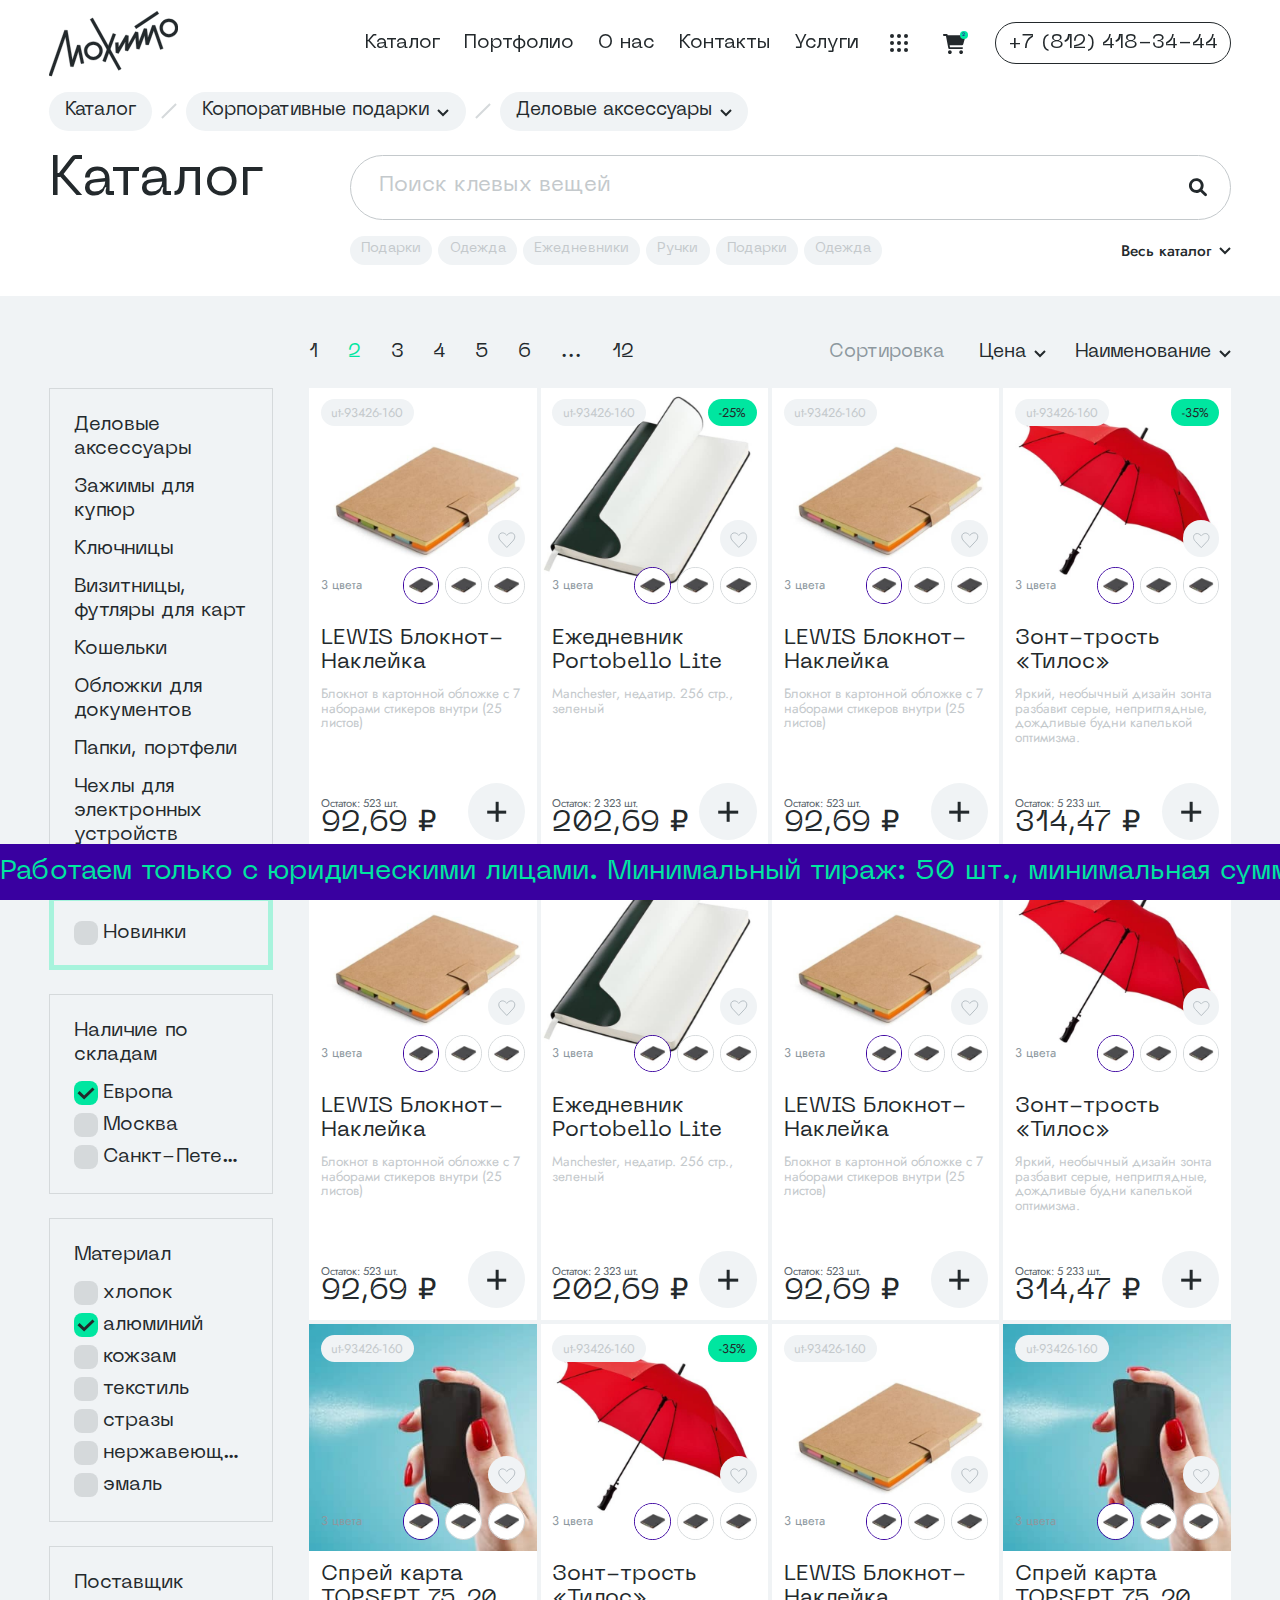
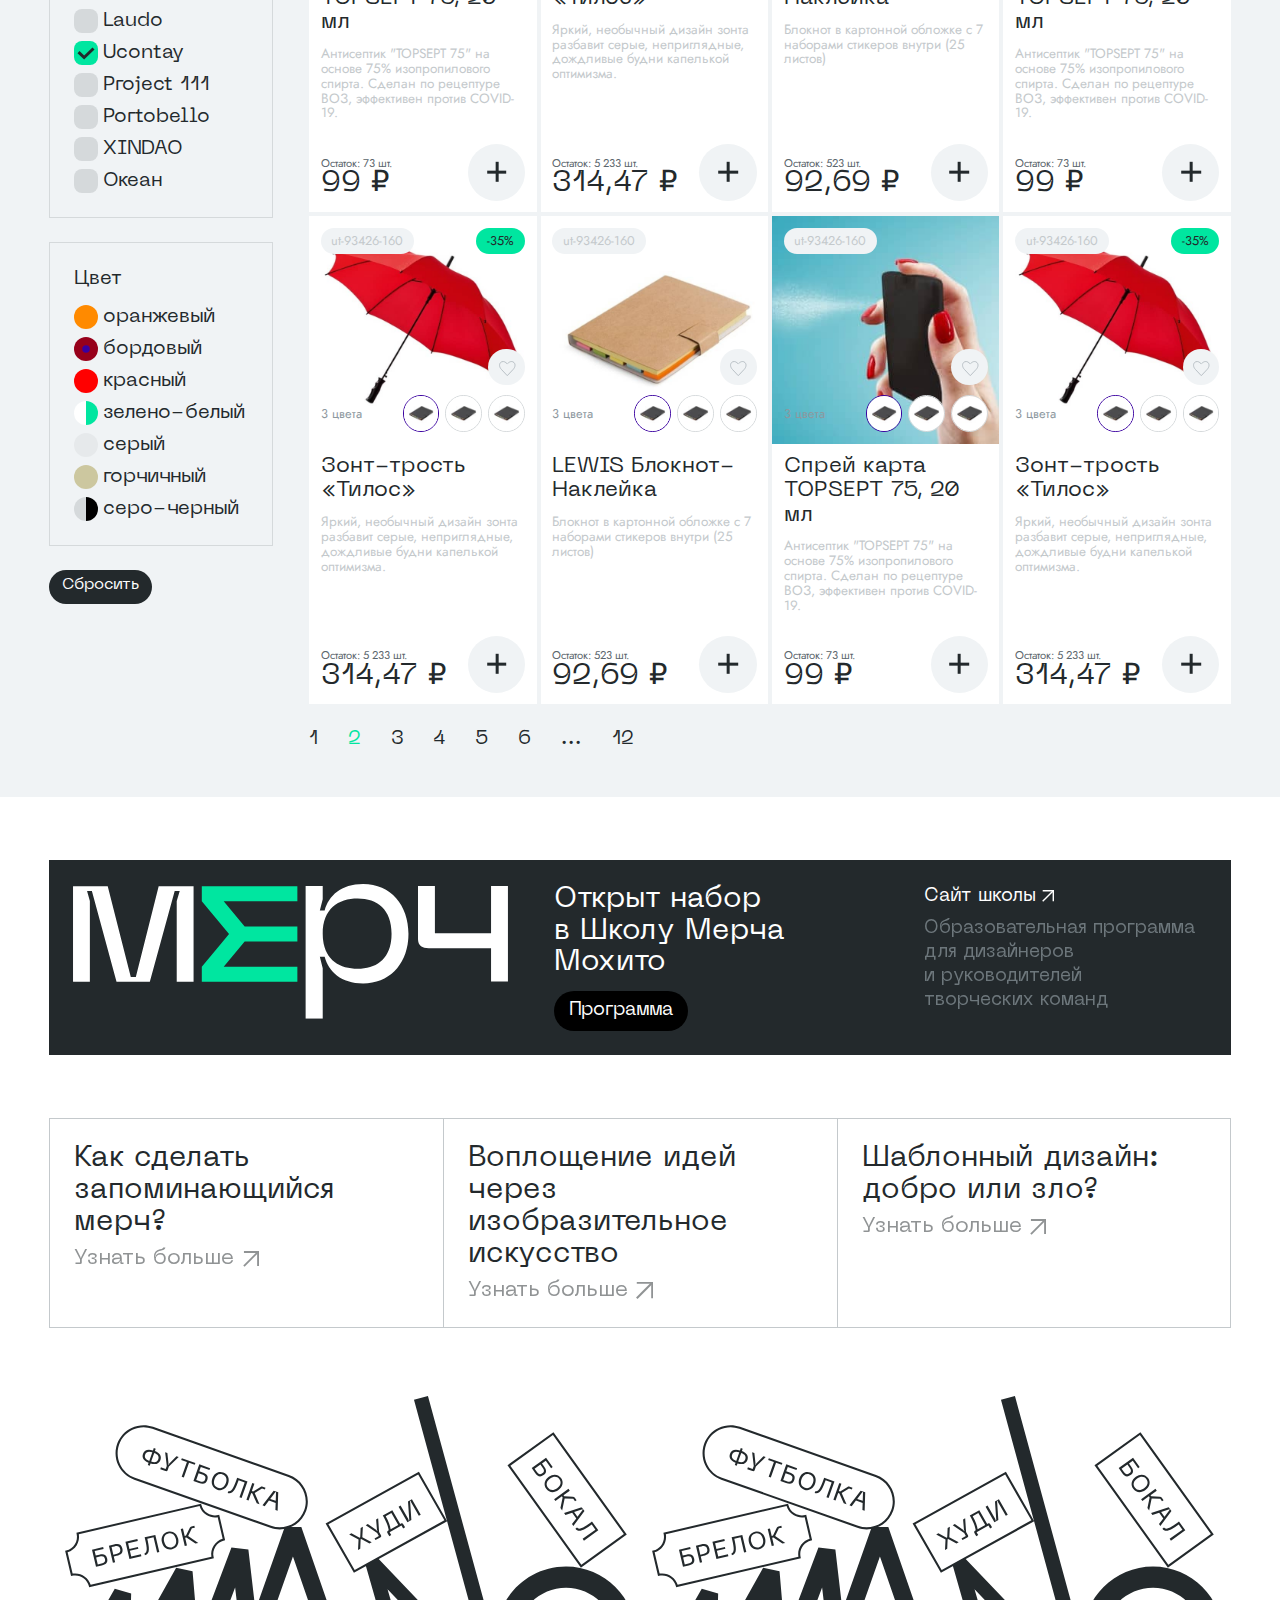
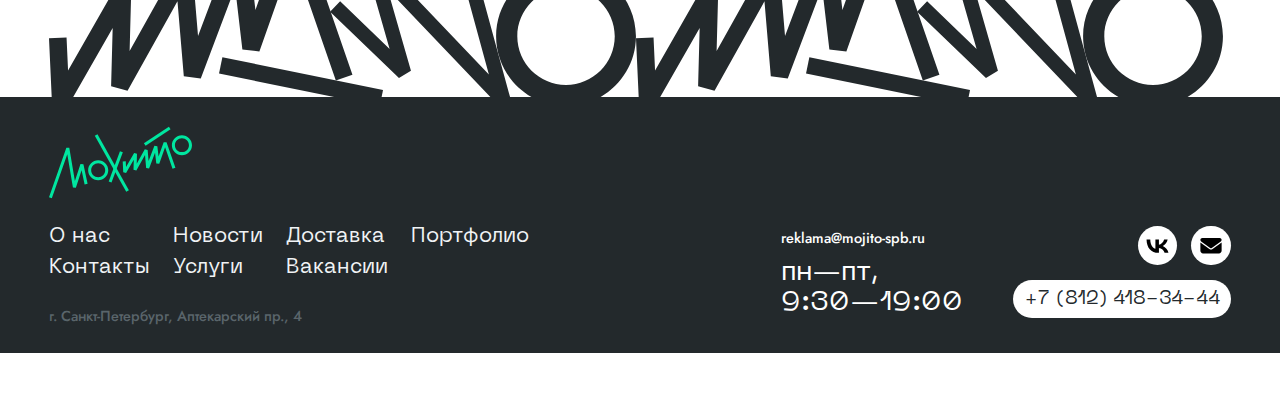
<file: catalog.html>
<!DOCTYPE html>
<html lang="ru">

<head>
	<meta charset="UTF-8">
	<meta name="viewport" content="width=device-width, initial-scale=1.0">
	<meta name="format-detection" content="telephone=no">
	<title>Мохито</title>
	<meta name="description" content="Бизнес-подарки и мерч ручной работы">
	<link rel="shortcut icon" href="img/favicon.svg">
	<link rel="stylesheet" href="css/style.min.css">
</head>

<body>
	<div class="page">
		<header class="header">
			<div class="header__container container">
				<a class="header__logo logo" href="index.html"><img src="img/logo.svg" alt="Мохито"></a>
				<div class="header__address">г. Санкт-Петербург,<br> Аптекарский пр., 4</div>
				<div class="header__menu">
					<nav class="mainmenu">
						<div class="mainmenu__links">
							<a href="#" class="mainmenu__link mainmenu__link_catalog">Каталог</a>
							<a href="#" class="mainmenu__link">Портфолио</a>
							<a href="#" class="mainmenu__link">О нас</a>
							<a href="#" class="mainmenu__link">Контакты</a>
							<a href="#" class="mainmenu__link">Услуги</a>
							<div class="mainmenu__more">
								<div class="mainmenu__more-button menu-button"></div>
								<div class="mainmenu__submenu">
									<a href="#" class="mainmenu__link">Школа</a>
									<a href="#" class="mainmenu__link">Доставка</a>
									<a href="#" class="mainmenu__link">Вакансии</a>
								</div>
							</div>
						</div>
						<div class="mainmenu__otherlinks">
							<a href="#" class="mainmenu__otherlink">Карта сайта</a>
							<a href="#" class="mainmenu__otherlink">Политика конфиденциальности</a>
							<a href="#" class="mainmenu__otherlink">Пользовательское соглашение</a>
						</div>
						<div class="mainmenu__social">
							<a class="mainmenu__social-link" href="#"><img src="img/social-vk.svg" alt=""></a>
							<a class="mainmenu__social-link" href="#"><img src="img/social-email.svg" alt=""></a>
						</div>
						<div class="mainmenu__contacts">
							<a class="mainmenu__contact" href="mailto:reklama@mojito-spb.ru">reklama@mojito-spb.ru</a>
							<div class="mainmenu__contact">г. Санкт-Петербург,<br> Аптекарский пр., 4</div>
							<div class="mainmenu__worktime">пн—пт,<br> 9:30—19:00</div>
							<a class="mainmenu__phone" href="tel:+78124183444">+7 (812) 418-34-44</a>
						</div>
					</nav>
					<nav class="catmenu">
						<div class="catmenu__links catmenu__links_category">
							<a class="catmenu__link" href="#" data-id="62114">
								<img src="img/catmenu-icons/gift.svg" alt="Подарки к праздникам">
								<span>Подарки к праздникам</span>
							</a>
							<a class="catmenu__link" href="#" data-id="45709">
								<img src="img/catmenu-icons/snowflake.svg" alt="Новогодние подарки">
								<span>Новогодние подарки</span>
							</a>
							<a class="catmenu__link" href="#" data-id="45710">
								<img src="img/catmenu-icons/office.svg" alt="Корпоративные подарки">
								<span>Корпоративные подарки</span>
							</a>
							<a class="catmenu__link" href="#" data-id="45707">
								<img src="img/catmenu-icons/book.svg" alt="Ежедневники">
								<span>Ежедневники</span>
							</a>
							<a class="catmenu__link" href="#" data-id="45716">
								<img src="img/catmenu-icons/picture.svg" alt="Подарочные наборы">
								<span>Подарочные наборы</span>
							</a>
							<a class="catmenu__link" href="#" data-id="61297">
								<img src="img/catmenu-icons/cube.svg" alt="Детские подарки">
								<span>Детские подарки</span>
							</a>
							<a class="catmenu__link" href="#" data-id="45711">
								<img src="img/catmenu-icons/gift.svg" alt="Одежда с логотипом">
								<span>Одежда с логотипом</span>
							</a>
							<a class="catmenu__link" href="#" data-id="45717">
								<img src="img/catmenu-icons/dishes.svg" alt="Посуда">
								<span>Посуда</span>
							</a>
							<a class="catmenu__link" href="#" data-id="45726">
								<img src="img/catmenu-icons/electronics.svg" alt="Электроника">
								<span>Электроника</span>
							</a>
							<a class="catmenu__link" href="#" data-id="45708">
								<img src="img/catmenu-icons/umbrella.svg" alt="Зонты">
								<span>Зонты</span>
							</a>
							<a class="catmenu__link" href="#" data-id="60981">
								<img src="img/catmenu-icons/rain.svg" alt="Дождевики">
								<span>Дождевики</span>
							</a>
							<a class="catmenu__link" href="#" data-id="45706">
								<img src="img/catmenu-icons/house.svg" alt="Дом">
								<span>Дом</span>
							</a>
							<a class="catmenu__link" href="#" data-id="45715">
								<img src="img/catmenu-icons/plaid.svg" alt="Пледы и подушки">
								<span>Пледы и подушки</span>
							</a>
							<a class="catmenu__link" href="#" data-id="45718">
								<img src="img/catmenu-icons/cup.svg" alt="Промо-сувениры">
								<span>Промо-сувениры</span>
							</a>
							<a class="catmenu__link" href="#" data-id="45719">
								<img src="img/catmenu-icons/pen.svg" alt="Ручки">
								<span>Ручки</span>
							</a>
							<a class="catmenu__link" href="#" data-id="45714">
								<img src="img/catmenu-icons/smile.svg" alt="Отдых">
								<span>Отдых</span>
							</a>
							<a class="catmenu__link" href="#" data-id="45723">
								<img src="img/catmenu-icons/electronics.svg" alt="Флешки">
								<span>Флешки</span>
							</a>
							<a class="catmenu__link" href="#" data-id="45722">
								<img src="img/catmenu-icons/box.svg" alt="Упаковка">
								<span>Упаковка</span>
							</a>
							<a class="catmenu__link" href="#" data-id="45727">
								<img src="img/catmenu-icons/crown.svg" alt="Элитные подарки">
								<span>Элитные подарки</span>
							</a>
							<a class="catmenu__link" href="#" data-id="45725">
								<img src="img/catmenu-icons/clock.svg" alt="Часы">
								<span>Часы</span>
							</a>
							<a class="catmenu__link" href="#" data-id="45721">
								<img src="img/catmenu-icons/house.svg" alt="Сумки">
								<span>Сумки</span>
							</a>
							<a class="catmenu__link" href="#" data-id="61291">
								<img src="img/catmenu-icons/bath.svg" alt="Средства индивидуальной защиты">
								<span>Средства индивидуальной защиты</span>
							</a>
							<a class="catmenu__link" href="#" data-id="61306">
								<img src="img/catmenu-icons/ball.svg" alt="Спорт">
								<span>Спорт</span>
							</a>
							<a class="catmenu__link catmenu__link_nosubmenu" href="#" data-id="49196">
								<img src="img/catmenu-icons/other.svg" alt="Разное">
								<span>Разное</span>
							</a>
						</div>
						<div class="catmenu__links catmenu__links_subcategory" data-id="62114">
							<a class="catmenu__sublink" href="#">23 февраля</a>
							<a class="catmenu__sublink" href="#">8 марта </a>
							<a class="catmenu__sublink" href="#">День Победы 9 мая</a>
							<a class="catmenu__sublink" href="#">День защиты детей 1 июня</a>
							<a class="catmenu__sublink" href="#">День медицинского работника 20 июня </a>
							<a class="catmenu__sublink" href="#">День металлурга 18 июля </a>
							<a class="catmenu__sublink" href="#">День железнодорожника 1 августа </a>
							<a class="catmenu__sublink" href="#">День строителя 8 августа </a>
							<a class="catmenu__sublink" href="#">День знаний 1 сентября </a>
							<a class="catmenu__sublink" href="#">День нефтяника 5 сентября </a>
							<a class="catmenu__sublink" href="#">День программиста 13 сентября</a>
							<a class="catmenu__sublink" href="#">День энергетика 22 декабря</a>
							<a class="catmenu__sublink" href="#">День юриста 3 декабря</a>
						</div>
						<div class="catmenu__links catmenu__links_subcategory" data-id="45710">
							<a class="catmenu__sublink" href="#">Деловые аксессуары</a>
							<a class="catmenu__sublink" href="#">Зажимы для купюр</a>
							<a class="catmenu__sublink" href="#">Ключницы</a>
							<a class="catmenu__sublink" href="#">Визитницы, футляры для карт</a>
							<a class="catmenu__sublink" href="#">Кошельки</a>
							<a class="catmenu__sublink" href="#">Обложки для документов</a>
							<a class="catmenu__sublink" href="#">Папки, портфели</a>
							<a class="catmenu__sublink" href="#">Чехлы для электронных устройств</a>
						</div>
						<div class="catmenu__links catmenu__links_subcategory" data-id="45716">
							<a class="catmenu__sublink" href="#">Бизнес наборы</a>
							<a class="catmenu__sublink" href="#">Винные наборы</a>
							<a class="catmenu__sublink" href="#">Женские подарочные наборы</a>
							<a class="catmenu__sublink" href="#">Наборы для виски</a>
							<a class="catmenu__sublink" href="#">Наборы кожаных аксессуаров</a>
							<a class="catmenu__sublink" href="#">Съедобные наборы</a>
							<a class="catmenu__sublink" href="#">Наборы посуды</a>
							<a class="catmenu__sublink" href="#">Наборы чая и кофе</a>
							<a class="catmenu__sublink" href="#">Деловые подарочные наборы</a>
							<a class="catmenu__sublink" href="#">Welcome pack</a>
							<a class="catmenu__sublink" href="#">Наборы для путешествий</a>
							<a class="catmenu__sublink" href="#">Мужские подарочные наборы</a>
						</div>
						<div class="catmenu__links catmenu__links_subcategory" data-id="61297">
							<a class="catmenu__sublink" href="#">Детские футболки</a>
							<a class="catmenu__sublink" href="#">Детская одежда</a>
							<a class="catmenu__sublink" href="#">Детские рюкзаки</a>
							<a class="catmenu__sublink" href="#">Мягкие игрушки</a>
							<a class="catmenu__sublink" href="#">Настольные игры</a>
							<a class="catmenu__sublink" href="#">Светоотражатели</a>
							<a class="catmenu__sublink" href="#">Детские подарочные наборы</a>
							<a class="catmenu__sublink" href="#">Школьникам</a>
							<a class="catmenu__sublink" href="#">Союзмультфильм</a>
						</div>
						<div class="catmenu__links catmenu__links_subcategory" data-id="45707">
							<a class="catmenu__sublink" href="#">Органайзеры</a>
							<a class="catmenu__sublink" href="#">Блокноты</a>
							<a class="catmenu__sublink" href="#">Ежедневники</a>
							<a class="catmenu__sublink" href="#">Еженедельники</a>
							<a class="catmenu__sublink" href="#">Записные книжки</a>
							<a class="catmenu__sublink" href="#">Оригинальные ежедневники</a>
							<a class="catmenu__sublink" href="#">Планинги</a>
							<a class="catmenu__sublink" href="#">Ежедневники Portobello</a>
						</div>
						<div class="catmenu__links catmenu__links_subcategory" data-id="45711">
							<a class="catmenu__sublink" href="#">Мужские футболки</a>
							<a class="catmenu__sublink" href="#">Женские футболки</a>
							<a class="catmenu__sublink" href="#">Футболки для промо</a>
							<a class="catmenu__sublink" href="#">Поло и рубашки</a>
							<a class="catmenu__sublink" href="#">Кепки и бейсболки</a>
							<a class="catmenu__sublink" href="#">Брюки и шорты</a>
							<a class="catmenu__sublink" href="#">Ветровки</a>
							<a class="catmenu__sublink" href="#">Джемперы, свитеры</a>
							<a class="catmenu__sublink" href="#">Жилеты</a>
							<a class="catmenu__sublink" href="#">Изделия из флиса</a>
							<a class="catmenu__sublink" href="#">Куртки</a>
							<a class="catmenu__sublink" href="#">Промо-одежда</a>
							<a class="catmenu__sublink" href="#">Толстовки</a>
							<a class="catmenu__sublink" href="#">Шапки и шарфы</a>
							<a class="catmenu__sublink" href="#">Перчатки и варежки</a>
							<a class="catmenu__sublink" href="#">Платки и галстуки</a>
							<a class="catmenu__sublink" href="#">Обувь</a>
							<a class="catmenu__sublink" href="#">Аксессуары</a>
							<a class="catmenu__sublink" href="#">Поло</a>
							<a class="catmenu__sublink" href="#">Футболки унисекс</a>
							<a class="catmenu__sublink" href="#">Панамы</a>
						</div>
						<div class="catmenu__links catmenu__links_subcategory" data-id="45713">
							<a class="catmenu__sublink" href="#">Визитницы настольные</a>
							<a class="catmenu__sublink" href="#">Календари</a>
							<a class="catmenu__sublink" href="#">Наборы офисных принадлежностей</a>
							<a class="catmenu__sublink" href="#">Наградная продукция</a>
							<a class="catmenu__sublink" href="#">Настольные аксессуары</a>
							<a class="catmenu__sublink" href="#">Рамки и плакетки</a>
							<a class="catmenu__sublink" href="#">Подарочные наборы</a>
							<a class="catmenu__sublink" href="#">Стилусы, лазерные указки</a>
						</div>
						<div class="catmenu__links catmenu__links_subcategory" data-id="45717">
							<a class="catmenu__sublink" href="#">Бокалы и стаканы</a>
							<a class="catmenu__sublink" href="#">Графины и кувшины</a>
							<a class="catmenu__sublink" href="#">Ланч-боксы и контейнеры</a>
							<a class="catmenu__sublink" href="#">Кружки</a>
							<a class="catmenu__sublink" href="#">Мельницы для перца и соли</a>
							<a class="catmenu__sublink" href="#">Наборы для алкогольных напитков</a>
							<a class="catmenu__sublink" href="#">Наборы для кофе</a>
							<a class="catmenu__sublink" href="#">Наборы кухонных принадлежностей</a>
							<a class="catmenu__sublink" href="#">Ножи и наборы ножей</a>
							<a class="catmenu__sublink" href="#">Открывалки и штопоры</a>
							<a class="catmenu__sublink" href="#">Подносы и блюда</a>
							<a class="catmenu__sublink" href="#">Посуда металлическая</a>
							<a class="catmenu__sublink" href="#">Разделочные доски и скалки</a>
							<a class="catmenu__sublink" href="#">Сервизы</a>
							<a class="catmenu__sublink" href="#">Термосы, термокружки, фляги</a>
							<a class="catmenu__sublink" href="#">Столовые приборы и сервировка</a>
							<a class="catmenu__sublink" href="#">Чайные и кофейные пары</a>
							<a class="catmenu__sublink" href="#">Тарелки</a>
						</div>
						<div class="catmenu__links catmenu__links_subcategory" data-id="45726">
							<a class="catmenu__sublink" href="#">USB хабы и переходники</a>
							<a class="catmenu__sublink" href="#">USB-устройства</a>
							<a class="catmenu__sublink" href="#">Аксессуары для телефонов и
								планшетов</a>
							<a class="catmenu__sublink" href="#">Веб-камеры</a>
							<a class="catmenu__sublink" href="#">Внешние аккумуляторы</a>
							<a class="catmenu__sublink" href="#">Калькуляторы</a>
							<a class="catmenu__sublink" href="#">Компьютерные аксессуары</a>
							<a class="catmenu__sublink" href="#">Компьютерные мыши</a>
							<a class="catmenu__sublink" href="#">Наушники</a>
							<a class="catmenu__sublink" href="#">Портативные колонки</a>
							<a class="catmenu__sublink" href="#">Вентиляторы</a>
							<a class="catmenu__sublink" href="#">Метеостанции</a>
							<a class="catmenu__sublink" href="#">Жёсткие диски</a>
							<a class="catmenu__sublink" href="#">Гаджеты</a>
							<a class="catmenu__sublink" href="#">Шагомеры</a>
							<a class="catmenu__sublink" href="#">Увлажнители</a>
							<a class="catmenu__sublink" href="#">Беспроводные зарядки (док-станции)</a>
							<a class="catmenu__sublink" href="#">Ноутбуки и планшеты</a>
						</div>
						<div class="catmenu__links catmenu__links_subcategory" data-id="45708">
							<a class="catmenu__sublink" href="#">Складные зонты</a>
							<a class="catmenu__sublink" href="#">Зонты-трости</a>
							<a class="catmenu__sublink" href="#">Элитные зонты</a>
						</div>
						<div class="catmenu__links catmenu__links_subcategory" data-id="60981">
							<a class="catmenu__sublink" href="#">Дождевик на молнии</a>
							<a class="catmenu__sublink" href="#">Дождевик на кнопках</a>
							<a class="catmenu__sublink" href="#">Дождевик-анорак</a>
							<a class="catmenu__sublink" href="#">Дождевик-пончо</a>
							<a class="catmenu__sublink" href="#">Дождевик в футляре</a>
						</div>
						<div class="catmenu__links catmenu__links_subcategory" data-id="45706">
							<a class="catmenu__sublink" href="#">Вазы</a>
							<a class="catmenu__sublink" href="#">Фоторамки, фотоальбомы</a>
							<a class="catmenu__sublink" href="#">Все для дома</a>
							<a class="catmenu__sublink" href="#">Инструменты</a>
							<a class="catmenu__sublink" href="#">Интерьерные подарки</a>
							<a class="catmenu__sublink" href="#">Косметическая продукция</a>
							<a class="catmenu__sublink" href="#">Кухонные приспособления</a>
							<a class="catmenu__sublink" href="#">Лампы</a>
							<a class="catmenu__sublink" href="#">Наборы для ухода за обувью</a>
							<a class="catmenu__sublink" href="#">Подсвечники и свечи</a>
							<a class="catmenu__sublink" href="#">Полотенца и халаты</a>
							<a class="catmenu__sublink" href="#">Статуэтки настольные</a>
							<a class="catmenu__sublink" href="#">Текстиль</a>
							<a class="catmenu__sublink" href="#">Шкатулки</a>
							<a class="catmenu__sublink" href="#">Аксессуары для вина и водки</a>
							<a class="catmenu__sublink" href="#">Для детей</a>
							<a class="catmenu__sublink" href="#">Маникюрные наборы</a>
							<a class="catmenu__sublink" href="#">Товары для питомцев</a>
						</div>
						<div class="catmenu__links catmenu__links_subcategory" data-id="45715">
							<a class="catmenu__sublink" href="#">Декоративные подушки</a>
							<a class="catmenu__sublink" href="#">Пледы для дома</a>
							<a class="catmenu__sublink" href="#">Пледы дорожные</a>
						</div>
						<div class="catmenu__links catmenu__links_subcategory" data-id="45718">
							<a class="catmenu__sublink" href="#">Брелоки</a>
							<a class="catmenu__sublink" href="#">Антистрессы</a>
							<a class="catmenu__sublink" href="#">Зажигалки</a>
							<a class="catmenu__sublink" href="#">Зеркала и расчески</a>
							<a class="catmenu__sublink" href="#">Личность</a>
							<a class="catmenu__sublink" href="#">Открывалки</a>
							<a class="catmenu__sublink" href="#">Промопродукция</a>
							<a class="catmenu__sublink" href="#">Ремешки, подвески, ланъярды</a>
							<a class="catmenu__sublink" href="#">Рулетки</a>
							<a class="catmenu__sublink" href="#">Светоотражатели</a>
							<a class="catmenu__sublink" href="#">Скребки</a>
							<a class="catmenu__sublink" href="#">Канцтовары</a>
							<a class="catmenu__sublink" href="#">Держатели для документов</a>
							<a class="catmenu__sublink" href="#">Магниты</a>
							<a class="catmenu__sublink" href="#">Товары для животных</a>
						</div>
						<div class="catmenu__links catmenu__links_subcategory" data-id="45719">
							<a class="catmenu__sublink" href="#">Наборы с ручками</a>
							<a class="catmenu__sublink" href="#">Оригинальные ручки</a>
							<a class="catmenu__sublink" href="#">Пеналы</a>
							<a class="catmenu__sublink" href="#">Ручки перьевые</a>
							<a class="catmenu__sublink" href="#">Ручки роллер</a>
							<a class="catmenu__sublink" href="#">Ручки шариковые</a>
							<a class="catmenu__sublink" href="#">Футляры для ручек</a>
							<a class="catmenu__sublink" href="#">Карандаши</a>
							<a class="catmenu__sublink" href="#">Аксессуары для ручек</a>
							<a class="catmenu__sublink" href="#">Маркеры и фломастеры</a>
							<a class="catmenu__sublink" href="#">Ручки-стилусы</a>
						</div>
						<div class="catmenu__links catmenu__links_subcategory" data-id="45714">
							<a class="catmenu__sublink" href="#">Автомобильные аксессуары</a>
							<a class="catmenu__sublink" href="#">Аксессуары для болельщиков</a>
							<a class="catmenu__sublink" href="#">Бинокли, подзорные трубы, компасы,
								адаптеры</a>
							<a class="catmenu__sublink" href="#">Бутылки для воды</a>
							<a class="catmenu__sublink" href="#">Гамаки, складные коврики</a>
							<a class="catmenu__sublink" href="#">Дорожные портмоне</a>
							<a class="catmenu__sublink" href="#">Игры и головоломки</a>
							<a class="catmenu__sublink" href="#">Инструменты, мультитулы, фонари</a>
							<a class="catmenu__sublink" href="#">Книги</a>
							<a class="catmenu__sublink" href="#">Кодовые замки, бирки</a>
							<a class="catmenu__sublink" href="#">Весы</a>
							<a class="catmenu__sublink" href="#">Мячи</a>
							<a class="catmenu__sublink" href="#">Наборы для пикника</a>
							<a class="catmenu__sublink" href="#">Очки</a>
							<a class="catmenu__sublink" href="#">Подушки под голову</a>
							<a class="catmenu__sublink" href="#">Аптечки</a>
							<a class="catmenu__sublink" href="#">Пляжный отдых и спорт</a>
							<a class="catmenu__sublink" href="#">Наборы для детского творчества</a>
							<a class="catmenu__sublink" href="#">Дорожные аксессуары</a>
							<a class="catmenu__sublink" href="#">Для СПА и сауны</a>
						</div>
						<div class="catmenu__links catmenu__links_subcategory" data-id="45723">
							<a class="catmenu__sublink" href="#">USB флешки</a>
							<a class="catmenu__sublink" href="#">Оригинальные флешки</a>
						</div>
						<div class="catmenu__links catmenu__links_subcategory" data-id="45722">
							<a class="catmenu__sublink" href="#">Жестяная упаковка</a>
							<a class="catmenu__sublink" href="#">Подарочная упаковка</a>
							<a class="catmenu__sublink" href="#">Упаковка для новогодних подарков</a>
							<a class="catmenu__sublink" href="#">Упаковка для флеш-карт</a>
							<a class="catmenu__sublink" href="#">Упаковка для алкоголя</a>
							<a class="catmenu__sublink" href="#">Упаковка для кружек</a>
							<a class="catmenu__sublink" href="#">Упаковка для ручек</a>
						</div>
						<div class="catmenu__links catmenu__links_subcategory" data-id="45727">
							<a class="catmenu__sublink" href="#">Элитный фарфор</a>
							<a class="catmenu__sublink" href="#">Элитная посуда</a>
							<a class="catmenu__sublink" href="#">Цветы серебряные</a>
							<a class="catmenu__sublink" href="#">Хьюмидоры и аксессуары для сигар</a>
							<a class="catmenu__sublink" href="#">Украшения</a>
							<a class="catmenu__sublink" href="#">Религиозные подарки</a>
							<a class="catmenu__sublink" href="#">Подарочные наборы</a>
							<a class="catmenu__sublink" href="#">Музыкальные сувениры</a>
							<a class="catmenu__sublink" href="#">Мужские аксессуары</a>
							<a class="catmenu__sublink" href="#">Золотые символы</a>
							<a class="catmenu__sublink" href="#">Знаки Внимания</a>
						</div>
						<div class="catmenu__links catmenu__links_subcategory" data-id="45725">
							<a class="catmenu__sublink" href="#">VIP-часы</a>
							<a class="catmenu__sublink" href="#">Интерьерные часы</a>
							<a class="catmenu__sublink" href="#">Наручные часы</a>
							<a class="catmenu__sublink" href="#">Настенные часы</a>
							<a class="catmenu__sublink" href="#">Настольные часы</a>
							<a class="catmenu__sublink" href="#">Песочные часы</a>
							<a class="catmenu__sublink" href="#">Наградные часы</a>
							<a class="catmenu__sublink" href="#">Футляры для часов</a>
						</div>
						<div class="catmenu__links catmenu__links_subcategory" data-id="45721">
							<a class="catmenu__sublink" href="#">Дамские сумки и косметички</a>
							<a class="catmenu__sublink" href="#">Дорожные сумки</a>
							<a class="catmenu__sublink" href="#">Чемоданы, портпледы</a>
							<a class="catmenu__sublink" href="#">Конференц-сумки и портфели</a>
							<a class="catmenu__sublink" href="#">Несессеры</a>
							<a class="catmenu__sublink" href="#">Пляжные сумки</a>
							<a class="catmenu__sublink" href="#">Рюкзаки</a>
							<a class="catmenu__sublink" href="#">Сумки для ноутбука</a>
							<a class="catmenu__sublink" href="#">Шопперы</a>
							<a class="catmenu__sublink" href="#">Сумки-холодильники</a>
							<a class="catmenu__sublink" href="#">Промо-сумки</a>
							<a class="catmenu__sublink" href="#">Поясные сумки</a>
						</div>
						<div class="catmenu__links catmenu__links_subcategory" data-id="45709">
							<a class="catmenu__sublink" href="#">Новогодняя подборка от Мохито</a>
							<a class="catmenu__sublink" href="#">Аксессуары с новогодней
								символикой</a>
							<a class="catmenu__sublink" href="#">Новогодние игрушки</a>
							<a class="catmenu__sublink" href="#">Новогодние наборы</a>
							<a class="catmenu__sublink" href="#">Новогодние украшения</a>
							<a class="catmenu__sublink" href="#">Новогодний офис</a>
							<a class="catmenu__sublink" href="#">Новогодний стол</a>
							<a class="catmenu__sublink" href="#">Оригинальные календари</a>
							<a class="catmenu__sublink" href="#">Новогодние открытки</a>
							<a class="catmenu__sublink" href="#">Новогодняя упаковка</a>
						</div>
						<div class="catmenu__links catmenu__links_subcategory" data-id="61291">
							<a class="catmenu__sublink" href="#">Антисептики и салфетки</a>
							<a class="catmenu__sublink" href="#">Защитные маски</a>
							<a class="catmenu__sublink" href="#">Наборы СИЗ</a>
							<a class="catmenu__sublink" href="#">Стерилизаторы</a>
						</div>
						<div class="catmenu__links catmenu__links_subcategory" data-id="61306">
							<a class="catmenu__sublink" href="#">Бутылки для воды и шейкеры</a>
							<a class="catmenu__sublink" href="#">Спортивные наборы</a>
							<a class="catmenu__sublink" href="#">Спортивный инвентарь</a>
							<a class="catmenu__sublink" href="#">Спортивные полотенца</a>
							<a class="catmenu__sublink" href="#">Фитнес-браслеты и часы</a>
							<a class="catmenu__sublink" href="#">Спортивная одежда</a>
							<a class="catmenu__sublink" href="#">Спортивные аксессуары</a>
						</div>
					</nav>
				</div>
				<a class="header__cart" href="#"><span>2</span></a>
				<a class="header__phone" href="tel:+78124183444">+7 (812) 418-34-44</a>
				<div class="header__mobilemenu menu-button"></div>
			</div>
		</header>
		<section class="section breadcrumbs">
			<div class="breadcrumbs__item">
				<a class="breadcrumbs__link" href="#">Каталог</a>
			</div>
			<div class="breadcrumbs__item">
				<div class="breadcrumbs__link breadcrumbs__link_select">
					Корпоративные подарки
					<div class="breadcrumbs__list">
						<a class="breadcrumbs__sublink" href="#">Деловые аксессуары</a>
						<a class="breadcrumbs__sublink" href="#">Зажимы для купюр</a>
						<a class="breadcrumbs__sublink" href="#">Ключницы</a>
						<a class="breadcrumbs__sublink" href="#">Визитницы, футляры для карт</a>
						<a class="breadcrumbs__sublink" href="#">Кошельки</a>
						<a class="breadcrumbs__sublink" href="#">Обложки для документов</a>
						<a class="breadcrumbs__sublink" href="#">Папки, портфели</a>
						<a class="breadcrumbs__sublink" href="#">Чехлы для электронных устройств</a>
					</div>
				</div>
			</div>
			<div class="breadcrumbs__item">
				<div class="breadcrumbs__link breadcrumbs__link_select">
					Деловые аксессуары
					<div class="breadcrumbs__list">
						<a class="breadcrumbs__sublink" href="#">Зажимы для купюр</a>
						<a class="breadcrumbs__sublink" href="#">Ключницы</a>
						<a class="breadcrumbs__sublink" href="#">Визитницы, футляры для карт</a>
						<a class="breadcrumbs__sublink" href="#">Кошельки</a>
						<a class="breadcrumbs__sublink" href="#">Обложки для документов</a>
					</div>
				</div>
			</div>
		</section>
		<section class="section catalog catalog_pagehead">
			<div class="catalog__head">
				<h2 class="catalog__title title title_big">Каталог</h2>
				<form class="catalog__search" action="#">
					<input class="catalog__search-input" type="search" name="search" placeholder="Поиск клевых вещей">
					<button class="catalog__search-button" type="submit"></button>
				</form>
				<div class="catalog__search-links">
					<div class="catalog__search-tags">
						<a class="catalog__search-tag" href="#">Подарки</a>
						<a class="catalog__search-tag" href="#">Одежда</a>
						<a class="catalog__search-tag" href="#">Ежедневники</a>
						<a class="catalog__search-tag" href="#">Ручки</a>
						<a class="catalog__search-tag" href="#">Подарки</a>
						<a class="catalog__search-tag" href="#">Одежда</a>
					</div>
					<button class="catalog__all-button">Весь каталог</button>
				</div>
			</div>
			<div class="catalog__category">
				<div class="catalog__category-item">
					<div class="catalog__category-list">
						<a class="catalog__category-title" href="#">День защитника отечества 23 февраля</a>
						<div class="catalog__category-links">
							<a class="catalog__category-link" href="#">Бокалы, кружки, стаканы</a>
							<a class="catalog__category-link" href="#">Ароматизаторы</a>
							<a class="catalog__category-link" href="#">Нижнее белье</a>
							<a class="catalog__category-link" href="#">Тапочки для дома</a>
							<a class="catalog__category-link" href="#">Наборы для бритья</a>
							<a class="catalog__category-link" href="#">Бокалы, кружки, стаканы</a>
							<a class="catalog__category-link" href="#">Ароматизаторы</a>
							<a class="catalog__category-link" href="#">Нижнее белье</a>
							<a class="catalog__category-link" href="#">Тапочки для дома</a>
							<a class="catalog__category-link" href="#">Наборы для бритья</a>
						</div>
						<a class="catalog__category-more" href="#">еще 5</a>
					</div>
				</div>
				<div class="catalog__category-item">
					<div class="catalog__category-list">
						<a class="catalog__category-title" href="#">День железно&shy;дорожника 1 августа</a>
						<div class="catalog__category-links">
							<a class="catalog__category-link" href="#">Бокалы, кружки, стаканы</a>
							<a class="catalog__category-link" href="#">Ароматизаторы</a>
							<a class="catalog__category-link" href="#">Нижнее белье</a>
							<a class="catalog__category-link" href="#">Тапочки для дома</a>
							<a class="catalog__category-link" href="#">Наборы для бритья</a>
							<a class="catalog__category-link" href="#">Бокалы, кружки, стаканы</a>
							<a class="catalog__category-link" href="#">Ароматизаторы</a>
							<a class="catalog__category-link" href="#">Нижнее белье</a>
							<a class="catalog__category-link" href="#">Тапочки для дома</a>
							<a class="catalog__category-link" href="#">Наборы для бритья</a>
							<a class="catalog__category-link" href="#">Ароматизаторы</a>
							<a class="catalog__category-link" href="#">Нижнее белье</a>
						</div>
						<a class="catalog__category-more" href="#">еще 7</a>
					</div>
				</div>
				<div class="catalog__category-item">
					<div class="catalog__category-list">
						<a class="catalog__category-title" href="#">День юриста 3 декабря</a>
						<div class="catalog__category-links">
							<a class="catalog__category-link" href="#">Бокалы, кружки, стаканы</a>
							<a class="catalog__category-link" href="#">Ароматизаторы</a>
							<a class="catalog__category-link" href="#">Нижнее белье</a>
							<a class="catalog__category-link" href="#">Тапочки для дома</a>
							<a class="catalog__category-link" href="#">Наборы для бритья</a>
							<a class="catalog__category-link" href="#">Бокалы, кружки, стаканы</a>
							<a class="catalog__category-link" href="#">Ароматизаторы</a>
							<a class="catalog__category-link" href="#">Нижнее белье</a>
							<a class="catalog__category-link" href="#">Тапочки для дома</a>
						</div>
						<a class="catalog__category-more" href="#">еще 4</a>
					</div>
				</div>
				<div class="catalog__category-item">
					<div class="catalog__category-list">
						<a class="catalog__category-title" href="#">День энергетика 22 декабря</a>
						<div class="catalog__category-links">
							<a class="catalog__category-link" href="#">Бокалы, кружки, стаканы</a>
							<a class="catalog__category-link" href="#">Ароматизаторы</a>
							<a class="catalog__category-link" href="#">Нижнее белье</a>
							<a class="catalog__category-link" href="#">Тапочки для дома</a>
							<a class="catalog__category-link" href="#">Наборы для бритья</a>
							<a class="catalog__category-link" href="#">Бокалы, кружки, стаканы</a>
							<a class="catalog__category-link" href="#">Ароматизаторы</a>
							<a class="catalog__category-link" href="#">Нижнее белье</a>
							<a class="catalog__category-link" href="#">Тапочки для дома</a>
							<a class="catalog__category-link" href="#">Наборы для бритья</a>
						</div>
						<a class="catalog__category-more" href="#">еще 5</a>
					</div>
				</div>
				<div class="catalog__category-item">
					<div class="catalog__category-list">
						<a class="catalog__category-title" href="#">День эмансипации женщин 8 марта</a>
						<div class="catalog__category-links">
							<a class="catalog__category-link" href="#">Бокалы, кружки, стаканы</a>
							<a class="catalog__category-link" href="#">Ароматизаторы</a>
							<a class="catalog__category-link" href="#">Нижнее белье</a>
							<a class="catalog__category-link" href="#">Тапочки для дома</a>
							<a class="catalog__category-link" href="#">Наборы для бритья</a>
							<a class="catalog__category-link" href="#">Бокалы, кружки, стаканы</a>
							<a class="catalog__category-link" href="#">Ароматизаторы</a>
							<a class="catalog__category-link" href="#">Нижнее белье</a>
						</div>
						<a class="catalog__category-more" href="#">еще 3</a>
					</div>
				</div>
				<div class="catalog__category-item">
					<div class="catalog__category-list">
						<a class="catalog__category-title" href="#">День медицинского работника 20 июня</a>
						<div class="catalog__category-links">
							<a class="catalog__category-link" href="#">Бокалы, кружки, стаканы</a>
							<a class="catalog__category-link" href="#">Ароматизаторы</a>
							<a class="catalog__category-link" href="#">Нижнее белье</a>
							<a class="catalog__category-link" href="#">Тапочки для дома</a>
							<a class="catalog__category-link" href="#">Наборы для бритья</a>
							<a class="catalog__category-link" href="#">Бокалы, кружки, стаканы</a>
							<a class="catalog__category-link" href="#">Ароматизаторы</a>
							<a class="catalog__category-link" href="#">Нижнее белье</a>
							<a class="catalog__category-link" href="#">Тапочки для дома</a>
							<a class="catalog__category-link" href="#">Наборы для бритья</a>
						</div>
						<a class="catalog__category-more" href="#">еще 5</a>
					</div>
				</div>
				<div class="catalog__category-item">
					<div class="catalog__category-list">
						<a class="catalog__category-title" href="#">День строителя 8 августа</a>
						<div class="catalog__category-links">
							<a class="catalog__category-link" href="#">Бокалы, кружки, стаканы</a>
							<a class="catalog__category-link" href="#">Ароматизаторы</a>
							<a class="catalog__category-link" href="#">Нижнее белье</a>
							<a class="catalog__category-link" href="#">Тапочки для дома</a>
							<a class="catalog__category-link" href="#">Наборы для бритья</a>
							<a class="catalog__category-link" href="#">Бокалы, кружки, стаканы</a>
							<a class="catalog__category-link" href="#">Ароматизаторы</a>
							<a class="catalog__category-link" href="#">Нижнее белье</a>
							<a class="catalog__category-link" href="#">Тапочки для дома</a>
							<a class="catalog__category-link" href="#">Наборы для бритья</a>
						</div>
						<a class="catalog__category-more" href="#">еще 5</a>
					</div>
				</div>
				<div class="catalog__category-item">
					<div class="catalog__category-list">
						<a class="catalog__category-title" href="#">День энергетика 22 декабря</a>
						<div class="catalog__category-links">
							<a class="catalog__category-link" href="#">Бокалы, кружки, стаканы</a>
							<a class="catalog__category-link" href="#">Ароматизаторы</a>
							<a class="catalog__category-link" href="#">Нижнее белье</a>
							<a class="catalog__category-link" href="#">Тапочки для дома</a>
							<a class="catalog__category-link" href="#">Наборы для бритья</a>
							<a class="catalog__category-link" href="#">Бокалы, кружки, стаканы</a>
							<a class="catalog__category-link" href="#">Ароматизаторы</a>
							<a class="catalog__category-link" href="#">Нижнее белье</a>
							<a class="catalog__category-link" href="#">Тапочки для дома</a>
							<a class="catalog__category-link" href="#">Наборы для бритья</a>
						</div>
						<a class="catalog__category-more" href="#">еще 5</a>
					</div>
				</div>
				<div class="catalog__category-item">
					<div class="catalog__category-list">
						<a class="catalog__category-title" href="#">День Победы 9 мая</a>
						<div class="catalog__category-links">
							<a class="catalog__category-link" href="#">Бокалы, кружки, стаканы</a>
							<a class="catalog__category-link" href="#">Ароматизаторы</a>
							<a class="catalog__category-link" href="#">Нижнее белье</a>
							<a class="catalog__category-link" href="#">Тапочки для дома</a>
							<a class="catalog__category-link" href="#">Наборы для бритья</a>
							<a class="catalog__category-link" href="#">Бокалы, кружки, стаканы</a>
							<a class="catalog__category-link" href="#">Ароматизаторы</a>
							<a class="catalog__category-link" href="#">Нижнее белье</a>
							<a class="catalog__category-link" href="#">Тапочки для дома</a>
							<a class="catalog__category-link" href="#">Наборы для бритья</a>
						</div>
						<a class="catalog__category-more" href="#">еще 5</a>
					</div>
				</div>
				<div class="catalog__category-item">
					<div class="catalog__category-list">
						<a class="catalog__category-title" href="#">День Металлурга 18 июля</a>
						<div class="catalog__category-links">
							<a class="catalog__category-link" href="#">Бокалы, кружки, стаканы</a>
							<a class="catalog__category-link" href="#">Ароматизаторы</a>
							<a class="catalog__category-link" href="#">Нижнее белье</a>
							<a class="catalog__category-link" href="#">Тапочки для дома</a>
							<a class="catalog__category-link" href="#">Наборы для бритья</a>
							<a class="catalog__category-link" href="#">Бокалы, кружки, стаканы</a>
							<a class="catalog__category-link" href="#">Ароматизаторы</a>
							<a class="catalog__category-link" href="#">Нижнее белье</a>
							<a class="catalog__category-link" href="#">Тапочки для дома</a>
							<a class="catalog__category-link" href="#">Наборы для бритья</a>
						</div>
						<a class="catalog__category-more" href="#">еще 5</a>
					</div>
				</div>
				<div class="catalog__category-item">
					<div class="catalog__category-list">
						<a class="catalog__category-title" href="#">День знаний 1 сентября</a>
						<div class="catalog__category-links">
							<a class="catalog__category-link" href="#">Бокалы, кружки, стаканы</a>
							<a class="catalog__category-link" href="#">Ароматизаторы</a>
							<a class="catalog__category-link" href="#">Нижнее белье</a>
							<a class="catalog__category-link" href="#">Тапочки для дома</a>
							<a class="catalog__category-link" href="#">Наборы для бритья</a>
							<a class="catalog__category-link" href="#">Бокалы, кружки, стаканы</a>
							<a class="catalog__category-link" href="#">Ароматизаторы</a>
							<a class="catalog__category-link" href="#">Нижнее белье</a>
							<a class="catalog__category-link" href="#">Тапочки для дома</a>
							<a class="catalog__category-link" href="#">Наборы для бритья</a>
						</div>
						<a class="catalog__category-more" href="#">еще 5</a>
					</div>
				</div>
				<div class="catalog__category-item">
					<div class="catalog__category-list">
						<a class="catalog__category-title" href="#">День защиты детей 1 июня</a>
						<div class="catalog__category-links">
							<a class="catalog__category-link" href="#">Бокалы, кружки, стаканы</a>
							<a class="catalog__category-link" href="#">Ароматизаторы</a>
							<a class="catalog__category-link" href="#">Нижнее белье</a>
							<a class="catalog__category-link" href="#">Тапочки для дома</a>
							<a class="catalog__category-link" href="#">Наборы для бритья</a>
							<a class="catalog__category-link" href="#">Бокалы, кружки, стаканы</a>
							<a class="catalog__category-link" href="#">Ароматизаторы</a>
							<a class="catalog__category-link" href="#">Нижнее белье</a>
							<a class="catalog__category-link" href="#">Тапочки для дома</a>
							<a class="catalog__category-link" href="#">Наборы для бритья</a>
						</div>
						<a class="catalog__category-more" href="#">еще 5</a>
					</div>
				</div>
				<div class="catalog__category-item">
					<div class="catalog__category-list">
						<a class="catalog__category-title" href="#">День нефтяника 5 сентября</a>
						<div class="catalog__category-links">
							<a class="catalog__category-link" href="#">Бокалы, кружки, стаканы</a>
							<a class="catalog__category-link" href="#">Ароматизаторы</a>
							<a class="catalog__category-link" href="#">Нижнее белье</a>
							<a class="catalog__category-link" href="#">Тапочки для дома</a>
							<a class="catalog__category-link" href="#">Наборы для бритья</a>
							<a class="catalog__category-link" href="#">Бокалы, кружки, стаканы</a>
							<a class="catalog__category-link" href="#">Ароматизаторы</a>
							<a class="catalog__category-link" href="#">Нижнее белье</a>
							<a class="catalog__category-link" href="#">Тапочки для дома</a>
							<a class="catalog__category-link" href="#">Наборы для бритья</a>
						</div>
						<a class="catalog__category-more" href="#">еще 5</a>
					</div>
				</div>
				<div class="catalog__category-item">
					<div class="catalog__category-list">
						<a class="catalog__category-title" href="#">День программиста 13 сентября</a>
						<div class="catalog__category-links">
							<a class="catalog__category-link" href="#">Бокалы, кружки, стаканы</a>
							<a class="catalog__category-link" href="#">Ароматизаторы</a>
							<a class="catalog__category-link" href="#">Нижнее белье</a>
							<a class="catalog__category-link" href="#">Тапочки для дома</a>
							<a class="catalog__category-link" href="#">Наборы для бритья</a>
							<a class="catalog__category-link" href="#">Бокалы, кружки, стаканы</a>
							<a class="catalog__category-link" href="#">Ароматизаторы</a>
							<a class="catalog__category-link" href="#">Нижнее белье</a>
							<a class="catalog__category-link" href="#">Тапочки для дома</a>
							<a class="catalog__category-link" href="#">Наборы для бритья</a>
						</div>
						<a class="catalog__category-more" href="#">еще 5</a>
					</div>
				</div>
			</div>
		</section>
		<section class="section catalog catalog_page">
			<div class="catalog__control">
				<div class="catalog__pagenav pagenav">
					<a class="pagenav__item" href="#">1</a>
					<a class="pagenav__item pagenav__item_active" href="#">2</a>
					<a class="pagenav__item" href="#">3</a>
					<a class="pagenav__item" href="#">4</a>
					<a class="pagenav__item" href="#">5</a>
					<a class="pagenav__item" href="#">6</a>
					<div class="pagenav__dots">...</div>
					<a class="pagenav__item" href="#">12</a>
				</div>
				<div class="catalog__sorting">
					<div class="catalog__sorting-title">Сортировка</div>
					<div class="catalog__sorting-buttons">
						<label class="catalog__sorting-button">
							<input class="catalog__sorting-checkbox" type="checkbox">
							<span class="catalog__sorting-checkbox-label">Цена</span>
						</label>
						<label class="catalog__sorting-button">
							<input class="catalog__sorting-checkbox" type="checkbox">
							<span class="catalog__sorting-checkbox-label">Наименование</span>
						</label>
					</div>
				</div>
				<button class="catalog__filter-button">Фильтр</button>
			</div>
			<div class="catalog__content">
				<div class="catalog__list">
					<div class="catalog__card">
						<a class="catalog__card-image" href="#"><img class="cover" src="img/product-card-img1.jpg" alt=""></a>
						<div class="catalog__card-info">
							<div class="catalog__card-articul">ut-93426-160</div>
							<button class="catalog__card-favorite favorite"></button>
							<div class="catalog__card-colors">
								<div class="catalog__card-colors-count">3 цвета</div>
								<div class="catalog__card-colors-list">
									<a class="catalog__card-color catalog__card-color_active" href="#"><img class="cover" src="img/product-card-color.jpg" alt=""></a>
									<a class="catalog__card-color" href="#"><img class="cover" src="img/product-card-color.jpg" alt=""></a>
									<a class="catalog__card-color" href="#"><img class="cover" src="img/product-card-color.jpg" alt=""></a>
								</div>
							</div>
						</div>
						<a class="catalog__card-title" href="#">LEWIS Блокнот-Наклейка</a>
						<a class="catalog__card-desc" href="#">Блокнот в картонной обложке с 7 наборами стикеров внутри (25 листов)</a>
						<div class="catalog__card-footer">
							<div class="catalog__card-available">Остаток: 523 шт.</div>
							<div class="catalog__card-price">92,69 ₽</div>
							<button class="catalog__card-button">+</button>
						</div>
					</div>
					<div class="catalog__card">
						<a class="catalog__card-image" href="#"><img class="cover" src="img/product-card-img2.jpg" alt=""></a>
						<div class="catalog__card-info">
							<div class="catalog__card-articul">ut-93426-160</div>
							<div class="catalog__card-discount">-25%</div>
							<button class="catalog__card-favorite favorite"></button>
							<div class="catalog__card-colors">
								<div class="catalog__card-colors-count">3 цвета</div>
								<div class="catalog__card-colors-list">
									<a class="catalog__card-color catalog__card-color_active" href="#"><img class="cover" src="img/product-card-color.jpg" alt=""></a>
									<a class="catalog__card-color" href="#"><img class="cover" src="img/product-card-color.jpg" alt=""></a>
									<a class="catalog__card-color" href="#"><img class="cover" src="img/product-card-color.jpg" alt=""></a>
								</div>
							</div>
						</div>
						<a class="catalog__card-title" href="#">Ежедневник Portobello Lite</a>
						<a class="catalog__card-desc" href="#">Manchester, недатир. 256 стр., зеленый</a>
						<div class="catalog__card-footer">
							<div class="catalog__card-available">Остаток: 2 323 шт.</div>
							<div class="catalog__card-price">202,69 ₽</div>
							<button class="catalog__card-button">+</button>
						</div>
					</div>
					<div class="catalog__card">
						<a class="catalog__card-image" href="#"><img class="cover" src="img/product-card-img1.jpg" alt=""></a>
						<div class="catalog__card-info">
							<div class="catalog__card-articul">ut-93426-160</div>
							<button class="catalog__card-favorite favorite"></button>
							<div class="catalog__card-colors">
								<div class="catalog__card-colors-count">3 цвета</div>
								<div class="catalog__card-colors-list">
									<a class="catalog__card-color catalog__card-color_active" href="#"><img class="cover" src="img/product-card-color.jpg" alt=""></a>
									<a class="catalog__card-color" href="#"><img class="cover" src="img/product-card-color.jpg" alt=""></a>
									<a class="catalog__card-color" href="#"><img class="cover" src="img/product-card-color.jpg" alt=""></a>
								</div>
							</div>
						</div>
						<a class="catalog__card-title" href="#">LEWIS Блокнот-Наклейка</a>
						<a class="catalog__card-desc" href="#">Блокнот в картонной обложке с 7 наборами стикеров внутри (25 листов)</a>
						<div class="catalog__card-footer">
							<div class="catalog__card-available">Остаток: 523 шт.</div>
							<div class="catalog__card-price">92,69 ₽</div>
							<button class="catalog__card-button">+</button>
						</div>
					</div>
					<div class="catalog__card">
						<a class="catalog__card-image" href="#"><img class="cover" src="img/product-card-img3.jpg" alt=""></a>
						<div class="catalog__card-info">
							<div class="catalog__card-articul">ut-93426-160</div>
							<div class="catalog__card-discount">-35%</div>
							<button class="catalog__card-favorite favorite"></button>
							<div class="catalog__card-colors">
								<div class="catalog__card-colors-count">3 цвета</div>
								<div class="catalog__card-colors-list">
									<a class="catalog__card-color catalog__card-color_active" href="#"><img class="cover" src="img/product-card-color.jpg" alt=""></a>
									<a class="catalog__card-color" href="#"><img class="cover" src="img/product-card-color.jpg" alt=""></a>
									<a class="catalog__card-color" href="#"><img class="cover" src="img/product-card-color.jpg" alt=""></a>
								</div>
							</div>
						</div>
						<a class="catalog__card-title" href="#">Зонт-трость «Тилос»</a>
						<a class="catalog__card-desc" href="#">Яркий, необычный дизайн зонта разбавит серые, неприглядные, дождливые будни капелькой оптимизма.</a>
						<div class="catalog__card-footer">
							<div class="catalog__card-available">Остаток: 5 233 шт.</div>
							<div class="catalog__card-price">314,47 ₽</div>
							<button class="catalog__card-button">+</button>
						</div>
					</div>
					<div class="catalog__card">
						<a class="catalog__card-image" href="#"><img class="cover" src="img/product-card-img1.jpg" alt=""></a>
						<div class="catalog__card-info">
							<div class="catalog__card-articul">ut-93426-160</div>
							<button class="catalog__card-favorite favorite"></button>
							<div class="catalog__card-colors">
								<div class="catalog__card-colors-count">3 цвета</div>
								<div class="catalog__card-colors-list">
									<a class="catalog__card-color catalog__card-color_active" href="#"><img class="cover" src="img/product-card-color.jpg" alt=""></a>
									<a class="catalog__card-color" href="#"><img class="cover" src="img/product-card-color.jpg" alt=""></a>
									<a class="catalog__card-color" href="#"><img class="cover" src="img/product-card-color.jpg" alt=""></a>
								</div>
							</div>
						</div>
						<a class="catalog__card-title" href="#">LEWIS Блокнот-Наклейка</a>
						<a class="catalog__card-desc" href="#">Блокнот в картонной обложке с 7 наборами стикеров внутри (25 листов)</a>
						<div class="catalog__card-footer">
							<div class="catalog__card-available">Остаток: 523 шт.</div>
							<div class="catalog__card-price">92,69 ₽</div>
							<button class="catalog__card-button">+</button>
						</div>
					</div>
					<div class="catalog__card">
						<a class="catalog__card-image" href="#"><img class="cover" src="img/product-card-img2.jpg" alt=""></a>
						<div class="catalog__card-info">
							<div class="catalog__card-articul">ut-93426-160</div>
							<div class="catalog__card-discount">-25%</div>
							<button class="catalog__card-favorite favorite"></button>
							<div class="catalog__card-colors">
								<div class="catalog__card-colors-count">3 цвета</div>
								<div class="catalog__card-colors-list">
									<a class="catalog__card-color catalog__card-color_active" href="#"><img class="cover" src="img/product-card-color.jpg" alt=""></a>
									<a class="catalog__card-color" href="#"><img class="cover" src="img/product-card-color.jpg" alt=""></a>
									<a class="catalog__card-color" href="#"><img class="cover" src="img/product-card-color.jpg" alt=""></a>
								</div>
							</div>
						</div>
						<a class="catalog__card-title" href="#">Ежедневник Portobello Lite</a>
						<a class="catalog__card-desc" href="#">Manchester, недатир. 256 стр., зеленый</a>
						<div class="catalog__card-footer">
							<div class="catalog__card-available">Остаток: 2 323 шт.</div>
							<div class="catalog__card-price">202,69 ₽</div>
							<button class="catalog__card-button">+</button>
						</div>
					</div>
					<div class="catalog__card">
						<a class="catalog__card-image" href="#"><img class="cover" src="img/product-card-img1.jpg" alt=""></a>
						<div class="catalog__card-info">
							<div class="catalog__card-articul">ut-93426-160</div>
							<button class="catalog__card-favorite favorite"></button>
							<div class="catalog__card-colors">
								<div class="catalog__card-colors-count">3 цвета</div>
								<div class="catalog__card-colors-list">
									<a class="catalog__card-color catalog__card-color_active" href="#"><img class="cover" src="img/product-card-color.jpg" alt=""></a>
									<a class="catalog__card-color" href="#"><img class="cover" src="img/product-card-color.jpg" alt=""></a>
									<a class="catalog__card-color" href="#"><img class="cover" src="img/product-card-color.jpg" alt=""></a>
								</div>
							</div>
						</div>
						<a class="catalog__card-title" href="#">LEWIS Блокнот-Наклейка</a>
						<a class="catalog__card-desc" href="#">Блокнот в картонной обложке с 7 наборами стикеров внутри (25 листов)</a>
						<div class="catalog__card-footer">
							<div class="catalog__card-available">Остаток: 523 шт.</div>
							<div class="catalog__card-price">92,69 ₽</div>
							<button class="catalog__card-button">+</button>
						</div>
					</div>
					<div class="catalog__card">
						<a class="catalog__card-image" href="#"><img class="cover" src="img/product-card-img3.jpg" alt=""></a>
						<div class="catalog__card-info">
							<div class="catalog__card-articul">ut-93426-160</div>
							<div class="catalog__card-discount">-35%</div>
							<button class="catalog__card-favorite favorite"></button>
							<div class="catalog__card-colors">
								<div class="catalog__card-colors-count">3 цвета</div>
								<div class="catalog__card-colors-list">
									<a class="catalog__card-color catalog__card-color_active" href="#"><img class="cover" src="img/product-card-color.jpg" alt=""></a>
									<a class="catalog__card-color" href="#"><img class="cover" src="img/product-card-color.jpg" alt=""></a>
									<a class="catalog__card-color" href="#"><img class="cover" src="img/product-card-color.jpg" alt=""></a>
								</div>
							</div>
						</div>
						<a class="catalog__card-title" href="#">Зонт-трость «Тилос»</a>
						<a class="catalog__card-desc" href="#">Яркий, необычный дизайн зонта разбавит серые, неприглядные, дождливые будни капелькой оптимизма.</a>
						<div class="catalog__card-footer">
							<div class="catalog__card-available">Остаток: 5 233 шт.</div>
							<div class="catalog__card-price">314,47 ₽</div>
							<button class="catalog__card-button">+</button>
						</div>
					</div>
					<div class="catalog__card">
						<a class="catalog__card-image" href="#"><img class="cover" src="img/product-card-img4.jpg" alt=""></a>
						<div class="catalog__card-info">
							<div class="catalog__card-articul">ut-93426-160</div>
							<button class="catalog__card-favorite favorite"></button>
							<div class="catalog__card-colors">
								<div class="catalog__card-colors-count">3 цвета</div>
								<div class="catalog__card-colors-list">
									<a class="catalog__card-color catalog__card-color_active" href="#"><img class="cover" src="img/product-card-color.jpg" alt=""></a>
									<a class="catalog__card-color" href="#"><img class="cover" src="img/product-card-color.jpg" alt=""></a>
									<a class="catalog__card-color" href="#"><img class="cover" src="img/product-card-color.jpg" alt=""></a>
								</div>
							</div>
						</div>
						<a class="catalog__card-title" href="#">Спрей карта TOPSEPT 75, 20 мл</a>
						<a class="catalog__card-desc" href="#">Антисептик "TOPSEPT 75" на основе 75% изопропилового спирта. Сделан по рецептуре ВОЗ, эффективен против COVID-19.</a>
						<div class="catalog__card-footer">
							<div class="catalog__card-available">Остаток: 73 шт.</div>
							<div class="catalog__card-price">99 ₽</div>
							<button class="catalog__card-button">+</button>
						</div>
					</div>
					<div class="catalog__card">
						<a class="catalog__card-image" href="#"><img class="cover" src="img/product-card-img3.jpg" alt=""></a>
						<div class="catalog__card-info">
							<div class="catalog__card-articul">ut-93426-160</div>
							<div class="catalog__card-discount">-35%</div>
							<button class="catalog__card-favorite favorite"></button>
							<div class="catalog__card-colors">
								<div class="catalog__card-colors-count">3 цвета</div>
								<div class="catalog__card-colors-list">
									<a class="catalog__card-color catalog__card-color_active" href="#"><img class="cover" src="img/product-card-color.jpg" alt=""></a>
									<a class="catalog__card-color" href="#"><img class="cover" src="img/product-card-color.jpg" alt=""></a>
									<a class="catalog__card-color" href="#"><img class="cover" src="img/product-card-color.jpg" alt=""></a>
								</div>
							</div>
						</div>
						<a class="catalog__card-title" href="#">Зонт-трость «Тилос»</a>
						<a class="catalog__card-desc" href="#">Яркий, необычный дизайн зонта разбавит серые, неприглядные, дождливые будни капелькой оптимизма.</a>
						<div class="catalog__card-footer">
							<div class="catalog__card-available">Остаток: 5 233 шт.</div>
							<div class="catalog__card-price">314,47 ₽</div>
							<button class="catalog__card-button">+</button>
						</div>
					</div>
					<div class="catalog__card">
						<a class="catalog__card-image" href="#"><img class="cover" src="img/product-card-img1.jpg" alt=""></a>
						<div class="catalog__card-info">
							<div class="catalog__card-articul">ut-93426-160</div>
							<button class="catalog__card-favorite favorite"></button>
							<div class="catalog__card-colors">
								<div class="catalog__card-colors-count">3 цвета</div>
								<div class="catalog__card-colors-list">
									<a class="catalog__card-color catalog__card-color_active" href="#"><img class="cover" src="img/product-card-color.jpg" alt=""></a>
									<a class="catalog__card-color" href="#"><img class="cover" src="img/product-card-color.jpg" alt=""></a>
									<a class="catalog__card-color" href="#"><img class="cover" src="img/product-card-color.jpg" alt=""></a>
								</div>
							</div>
						</div>
						<a class="catalog__card-title" href="#">LEWIS Блокнот-Наклейка</a>
						<a class="catalog__card-desc" href="#">Блокнот в картонной обложке с 7 наборами стикеров внутри (25 листов)</a>
						<div class="catalog__card-footer">
							<div class="catalog__card-available">Остаток: 523 шт.</div>
							<div class="catalog__card-price">92,69 ₽</div>
							<button class="catalog__card-button">+</button>
						</div>
					</div>
					<div class="catalog__card">
						<a class="catalog__card-image" href="#"><img class="cover" src="img/product-card-img4.jpg" alt=""></a>
						<div class="catalog__card-info">
							<div class="catalog__card-articul">ut-93426-160</div>
							<button class="catalog__card-favorite favorite"></button>
							<div class="catalog__card-colors">
								<div class="catalog__card-colors-count">3 цвета</div>
								<div class="catalog__card-colors-list">
									<a class="catalog__card-color catalog__card-color_active" href="#"><img class="cover" src="img/product-card-color.jpg" alt=""></a>
									<a class="catalog__card-color" href="#"><img class="cover" src="img/product-card-color.jpg" alt=""></a>
									<a class="catalog__card-color" href="#"><img class="cover" src="img/product-card-color.jpg" alt=""></a>
								</div>
							</div>
						</div>
						<a class="catalog__card-title" href="#">Спрей карта TOPSEPT 75, 20 мл</a>
						<a class="catalog__card-desc" href="#">Антисептик "TOPSEPT 75" на основе 75% изопропилового спирта. Сделан по рецептуре ВОЗ, эффективен против COVID-19.</a>
						<div class="catalog__card-footer">
							<div class="catalog__card-available">Остаток: 73 шт.</div>
							<div class="catalog__card-price">99 ₽</div>
							<button class="catalog__card-button">+</button>
						</div>
					</div>
					<div class="catalog__card">
						<a class="catalog__card-image" href="#"><img class="cover" src="img/product-card-img3.jpg" alt=""></a>
						<div class="catalog__card-info">
							<div class="catalog__card-articul">ut-93426-160</div>
							<div class="catalog__card-discount">-35%</div>
							<button class="catalog__card-favorite favorite"></button>
							<div class="catalog__card-colors">
								<div class="catalog__card-colors-count">3 цвета</div>
								<div class="catalog__card-colors-list">
									<a class="catalog__card-color catalog__card-color_active" href="#"><img class="cover" src="img/product-card-color.jpg" alt=""></a>
									<a class="catalog__card-color" href="#"><img class="cover" src="img/product-card-color.jpg" alt=""></a>
									<a class="catalog__card-color" href="#"><img class="cover" src="img/product-card-color.jpg" alt=""></a>
								</div>
							</div>
						</div>
						<a class="catalog__card-title" href="#">Зонт-трость «Тилос»</a>
						<a class="catalog__card-desc" href="#">Яркий, необычный дизайн зонта разбавит серые, неприглядные, дождливые будни капелькой оптимизма.</a>
						<div class="catalog__card-footer">
							<div class="catalog__card-available">Остаток: 5 233 шт.</div>
							<div class="catalog__card-price">314,47 ₽</div>
							<button class="catalog__card-button">+</button>
						</div>
					</div>
					<div class="catalog__card">
						<a class="catalog__card-image" href="#"><img class="cover" src="img/product-card-img1.jpg" alt=""></a>
						<div class="catalog__card-info">
							<div class="catalog__card-articul">ut-93426-160</div>
							<button class="catalog__card-favorite favorite"></button>
							<div class="catalog__card-colors">
								<div class="catalog__card-colors-count">3 цвета</div>
								<div class="catalog__card-colors-list">
									<a class="catalog__card-color catalog__card-color_active" href="#"><img class="cover" src="img/product-card-color.jpg" alt=""></a>
									<a class="catalog__card-color" href="#"><img class="cover" src="img/product-card-color.jpg" alt=""></a>
									<a class="catalog__card-color" href="#"><img class="cover" src="img/product-card-color.jpg" alt=""></a>
								</div>
							</div>
						</div>
						<a class="catalog__card-title" href="#">LEWIS Блокнот-Наклейка</a>
						<a class="catalog__card-desc" href="#">Блокнот в картонной обложке с 7 наборами стикеров внутри (25 листов)</a>
						<div class="catalog__card-footer">
							<div class="catalog__card-available">Остаток: 523 шт.</div>
							<div class="catalog__card-price">92,69 ₽</div>
							<button class="catalog__card-button">+</button>
						</div>
					</div>
					<div class="catalog__card">
						<a class="catalog__card-image" href="#"><img class="cover" src="img/product-card-img4.jpg" alt=""></a>
						<div class="catalog__card-info">
							<div class="catalog__card-articul">ut-93426-160</div>
							<button class="catalog__card-favorite favorite"></button>
							<div class="catalog__card-colors">
								<div class="catalog__card-colors-count">3 цвета</div>
								<div class="catalog__card-colors-list">
									<a class="catalog__card-color catalog__card-color_active" href="#"><img class="cover" src="img/product-card-color.jpg" alt=""></a>
									<a class="catalog__card-color" href="#"><img class="cover" src="img/product-card-color.jpg" alt=""></a>
									<a class="catalog__card-color" href="#"><img class="cover" src="img/product-card-color.jpg" alt=""></a>
								</div>
							</div>
						</div>
						<a class="catalog__card-title" href="#">Спрей карта TOPSEPT 75, 20 мл</a>
						<a class="catalog__card-desc" href="#">Антисептик "TOPSEPT 75" на основе 75% изопропилового спирта. Сделан по рецептуре ВОЗ, эффективен против COVID-19.</a>
						<div class="catalog__card-footer">
							<div class="catalog__card-available">Остаток: 73 шт.</div>
							<div class="catalog__card-price">99 ₽</div>
							<button class="catalog__card-button">+</button>
						</div>
					</div>
					<div class="catalog__card">
						<a class="catalog__card-image" href="#"><img class="cover" src="img/product-card-img3.jpg" alt=""></a>
						<div class="catalog__card-info">
							<div class="catalog__card-articul">ut-93426-160</div>
							<div class="catalog__card-discount">-35%</div>
							<button class="catalog__card-favorite favorite"></button>
							<div class="catalog__card-colors">
								<div class="catalog__card-colors-count">3 цвета</div>
								<div class="catalog__card-colors-list">
									<a class="catalog__card-color catalog__card-color_active" href="#"><img class="cover" src="img/product-card-color.jpg" alt=""></a>
									<a class="catalog__card-color" href="#"><img class="cover" src="img/product-card-color.jpg" alt=""></a>
									<a class="catalog__card-color" href="#"><img class="cover" src="img/product-card-color.jpg" alt=""></a>
								</div>
							</div>
						</div>
						<a class="catalog__card-title" href="#">Зонт-трость «Тилос»</a>
						<a class="catalog__card-desc" href="#">Яркий, необычный дизайн зонта разбавит серые, неприглядные, дождливые будни капелькой оптимизма.</a>
						<div class="catalog__card-footer">
							<div class="catalog__card-available">Остаток: 5 233 шт.</div>
							<div class="catalog__card-price">314,47 ₽</div>
							<button class="catalog__card-button">+</button>
						</div>
					</div>
				</div>
				<div class="catalog__pagenav pagenav">
					<a class="pagenav__item" href="#">1</a>
					<a class="pagenav__item pagenav__item_active" href="#">2</a>
					<a class="pagenav__item" href="#">3</a>
					<a class="pagenav__item" href="#">4</a>
					<a class="pagenav__item" href="#">5</a>
					<a class="pagenav__item" href="#">6</a>
					<div class="pagenav__dots">...</div>
					<a class="pagenav__item" href="#">12</a>
				</div>
			</div>
			<div class="catalog__sidebar">
				<div class="catalog__subcategory">
					<a class="catalog__subcategory-link" href="#">Деловые аксессуары</a>
					<a class="catalog__subcategory-link" href="#">Зажимы для купюр</a>
					<a class="catalog__subcategory-link" href="#">Ключницы</a>
					<a class="catalog__subcategory-link" href="#">Визитницы, футляры для карт</a>
					<a class="catalog__subcategory-link" href="#">Кошельки</a>
					<a class="catalog__subcategory-link" href="#">Обложки для документов</a>
					<a class="catalog__subcategory-link" href="#">Папки, портфели</a>
					<a class="catalog__subcategory-link" href="#">Чехлы для электронных устройств</a>
				</div>
				<div class="catalog__filter">
					<div class="catalog__filter-buttons">
						<button class="catalog__filter-reset button button_small">Сбросить</button>
						<button class="catalog__filter-close"></button>
					</div>
					<div class="catalog__filter-body">
						<div class="catalog__filter-section catalog__filter-section_new">
							<label class="checkbox">
								<input class="checkbox__input" type="checkbox">
								<span class="checkbox__label">
									<span class="checkbox__label-text">Новинки</span>
								</span>
							</label>
						</div>
						<div class="catalog__filter-section">
							<div class="catalog__filter-title">Наличие по складам</div>
							<div class="catalog__filter-list">
								<label class="checkbox">
									<input class="checkbox__input" type="checkbox" checked>
									<span class="checkbox__label">
										<span class="checkbox__label-text">Европа</span>
									</span>
								</label>
								<label class="checkbox">
									<input class="checkbox__input" type="checkbox">
									<span class="checkbox__label">
										<span class="checkbox__label-text">Москва</span>
									</span>
								</label>
								<label class="checkbox">
									<input class="checkbox__input" type="checkbox">
									<span class="checkbox__label">
										<span class="checkbox__label-text">Санкт-Петербург</span>
									</span>
								</label>
							</div>
						</div>
						<div class="catalog__filter-section">
							<div class="catalog__filter-title">Материал</div>
							<div class="catalog__filter-list">
								<label class="checkbox">
									<input class="checkbox__input" type="checkbox">
									<span class="checkbox__label">
										<span class="checkbox__label-text">хлопок</span>
									</span>
								</label>
								<label class="checkbox">
									<input class="checkbox__input" type="checkbox" checked>
									<span class="checkbox__label">
										<span class="checkbox__label-text">алюминий</span>
									</span>
								</label>
								<label class="checkbox">
									<input class="checkbox__input" type="checkbox">
									<span class="checkbox__label">
										<span class="checkbox__label-text">кожзам</span>
									</span>
								</label>
								<label class="checkbox">
									<input class="checkbox__input" type="checkbox">
									<span class="checkbox__label">
										<span class="checkbox__label-text">текстиль</span>
									</span>
								</label>
								<label class="checkbox">
									<input class="checkbox__input" type="checkbox">
									<span class="checkbox__label">
										<span class="checkbox__label-text">стразы</span>
									</span>
								</label>
								<label class="checkbox">
									<input class="checkbox__input" type="checkbox">
									<span class="checkbox__label">
										<span class="checkbox__label-text">нержавеющая сталь</span>
									</span>
								</label>
								<label class="checkbox">
									<input class="checkbox__input" type="checkbox">
									<span class="checkbox__label">
										<span class="checkbox__label-text">эмаль</span>
									</span>
								</label>
							</div>
						</div>
						<div class="catalog__filter-section">
							<div class="catalog__filter-title">Поставщик</div>
							<div class="catalog__filter-list">
								<label class="checkbox">
									<input class="checkbox__input" type="checkbox">
									<span class="checkbox__label">
										<span class="checkbox__label-text">Laudo</span>
									</span>
								</label>
								<label class="checkbox">
									<input class="checkbox__input" type="checkbox" checked>
									<span class="checkbox__label">
										<span class="checkbox__label-text">Ucontay</span>
									</span>
								</label>
								<label class="checkbox">
									<input class="checkbox__input" type="checkbox">
									<span class="checkbox__label">
										<span class="checkbox__label-text">Project 111</span>
									</span>
								</label>
								<label class="checkbox">
									<input class="checkbox__input" type="checkbox">
									<span class="checkbox__label">
										<span class="checkbox__label-text">Portobello</span>
									</span>
								</label>
								<label class="checkbox">
									<input class="checkbox__input" type="checkbox">
									<span class="checkbox__label">
										<span class="checkbox__label-text">XINDAO</span>
									</span>
								</label>
								<label class="checkbox">
									<input class="checkbox__input" type="checkbox">
									<span class="checkbox__label">
										<span class="checkbox__label-text">Океан</span>
									</span>
								</label>
							</div>
						</div>
						<div class="catalog__filter-section">
							<div class="catalog__filter-title">Цвет</div>
							<div class="catalog__filter-list">
								<label class="checkbox checkbox_color">
									<input class="checkbox__input" type="checkbox">
									<span class="checkbox__label">
										<span class="checkbox__label-text">оранжевый</span>
										<span class="checkbox__label-color color-orange"></span>
									</span>
								</label>
								<label class="checkbox checkbox_color">
									<input class="checkbox__input" type="checkbox" checked>
									<span class="checkbox__label">
										<span class="checkbox__label-text">бордовый</span>
										<span class="checkbox__label-color color-vinous"></span>
									</span>
								</label>
								<label class="checkbox checkbox_color">
									<input class="checkbox__input" type="checkbox">
									<span class="checkbox__label">
										<span class="checkbox__label-text">красный</span>
										<span class="checkbox__label-color color-red"></span>
									</span>
								</label>
								<label class="checkbox checkbox_color">
									<input class="checkbox__input" type="checkbox">
									<span class="checkbox__label">
										<span class="checkbox__label-text">зелено-белый</span>
										<span class="checkbox__label-color color-green-white"></span>
									</span>
								</label>
								<label class="checkbox checkbox_color">
									<input class="checkbox__input" type="checkbox">
									<span class="checkbox__label">
										<span class="checkbox__label-text">серый</span>
										<span class="checkbox__label-color color-gray"></span>
									</span>
								</label>
								<label class="checkbox checkbox_color">
									<input class="checkbox__input" type="checkbox">
									<span class="checkbox__label">
										<span class="checkbox__label-text">горчичный</span>
										<span class="checkbox__label-color color-brown"></span>
									</span>
								</label>
								<label class="checkbox checkbox_color">
									<input class="checkbox__input" type="checkbox">
									<span class="checkbox__label">
										<span class="checkbox__label-text">серо-черный</span>
										<span class="checkbox__label-color color-gray-black"></span>
									</span>
								</label>
							</div>
						</div>
					</div>
				</div>
			</div>
		</section>
		<section class="section merchschool">
			<div class="merchschool__body">
				<div class="merchschool__logo"><img src="img/logo-merch.svg" alt=""></div>
				<div class="merchschool__content">
					<div class="merchschool__headline">
						<div class="merchschool__title title">Открыт набор<br> в Школу Мерча Мохито</div>
						<a class="merchschool__button button" href="#">Программа</a>
					</div>
					<div class="merchschool__desc">
						<a class="merchschool__website" href="#">Сайт школы</a>
						<div class="merchschool__text">Образовательная программа для&nbsp;дизайнеров и&nbsp;руководителей творческих&nbsp;команд</div>
					</div>
				</div>
			</div>
		</section>
		<section class="section news">
			<a class="news__item" href="#">
				<div class="news__title title">Как сделать запоминающийся мерч?</div>
				<div class="news__readmore">Узнать больше</div>
			</a>
			<a class="news__item" href="#">
				<div class="news__title title">Воплощение идей через изобразительное искусство</div>
				<div class="news__readmore">Узнать больше</div>
			</a>
			<a class="news__item" href="#">
				<div class="news__title title">Шаблонный дизайн: добро или зло?</div>
				<div class="news__readmore">Узнать больше</div>
			</a>
		</section>
		<footer class="footer">
			<div class="footer__image"><img src="img/footer-img.svg" alt=""></div>
			<div class="footer__body">
				<a class="footer__logo logo" href="index.html"><img src="img/logo-green.svg" alt="Мохито"></a>
				<div class="footer__content">
					<div class="footer__section-menu">
						<div class="footer__menu">
							<a class="footer__menu-link" href="#">О нас</a>
							<a class="footer__menu-link" href="#">Новости</a>
							<a class="footer__menu-link" href="#">Доставка</a>
							<a class="footer__menu-link" href="#">Портфолио</a>
							<a class="footer__menu-link" href="#">Контакты</a>
							<a class="footer__menu-link" href="#">Услуги</a>
							<a class="footer__menu-link" href="#">Вакансии</a>
						</div>
						<div class="footer__address">г. Санкт-Петербург, Аптекарский пр., 4</div>
					</div>
					<div class="footer__section-contacts">
						<div class="footer__contact-item">
							<a class="footer__email" href="mailto:reklama@mojito-spb.ru">reklama@mojito-spb.ru</a>
							<div class="footer__worktime">пн—пт,<br> 9:30—19:00</div>
						</div>
						<div class="footer__contact-item">
							<div class="footer__social">
								<a class="footer__social-link" href="#"><img src="img/social-vk.svg" alt=""></a>
								<a class="footer__social-link" href="#"><img src="img/social-email.svg" alt=""></a>
							</div>
							<a class="footer__phone" href="tel:+78124183444">+7 (812) 418-34-44</a>
						</div>
					</div>
				</div>
			</div>
		</footer>
		<div class="marquee">
			<div class="marquee__text">Работаем только с юридическими лицами. Минимальный тираж: 50 шт., минимальная сумма заказа: 50 000 ₽.  Работаем только с юридическими лицами. Минимальный тираж: 50 шт., минимальная сумма заказа: 50 000 ₽.&nbsp;&nbsp;</div>
			<div class="marquee__text">Работаем только с юридическими лицами. Минимальный тираж: 50 шт., минимальная сумма заказа: 50 000 ₽.  Работаем только с юридическими лицами. Минимальный тираж: 50 шт., минимальная сумма заказа: 50 000 ₽.&nbsp;&nbsp;</div>
		</div>
		<div class="up"></div>
	</div>
	<script src="js/jquery-3.4.1.min.js"></script>
	<script src="js/slick.min.js"></script>
	<script src="js/script.min.js"></script>
</body>

</html>
</file>
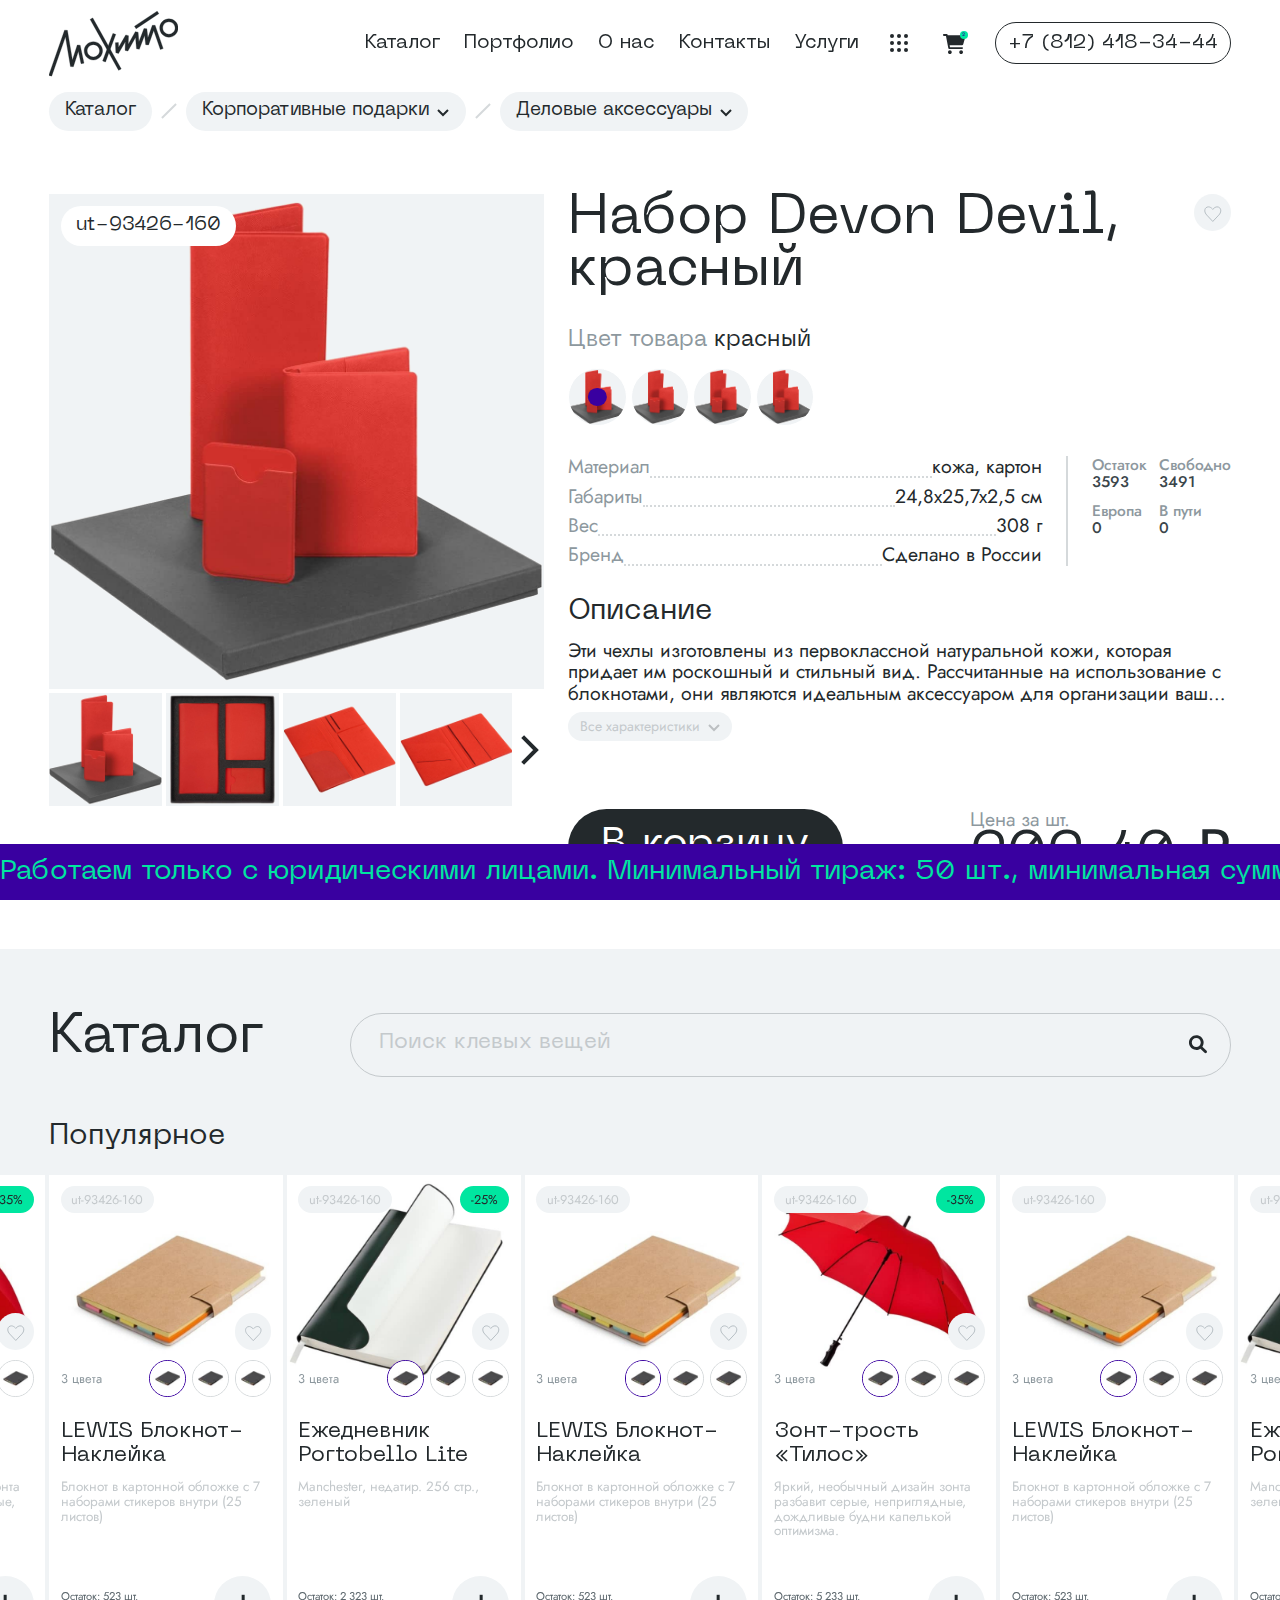
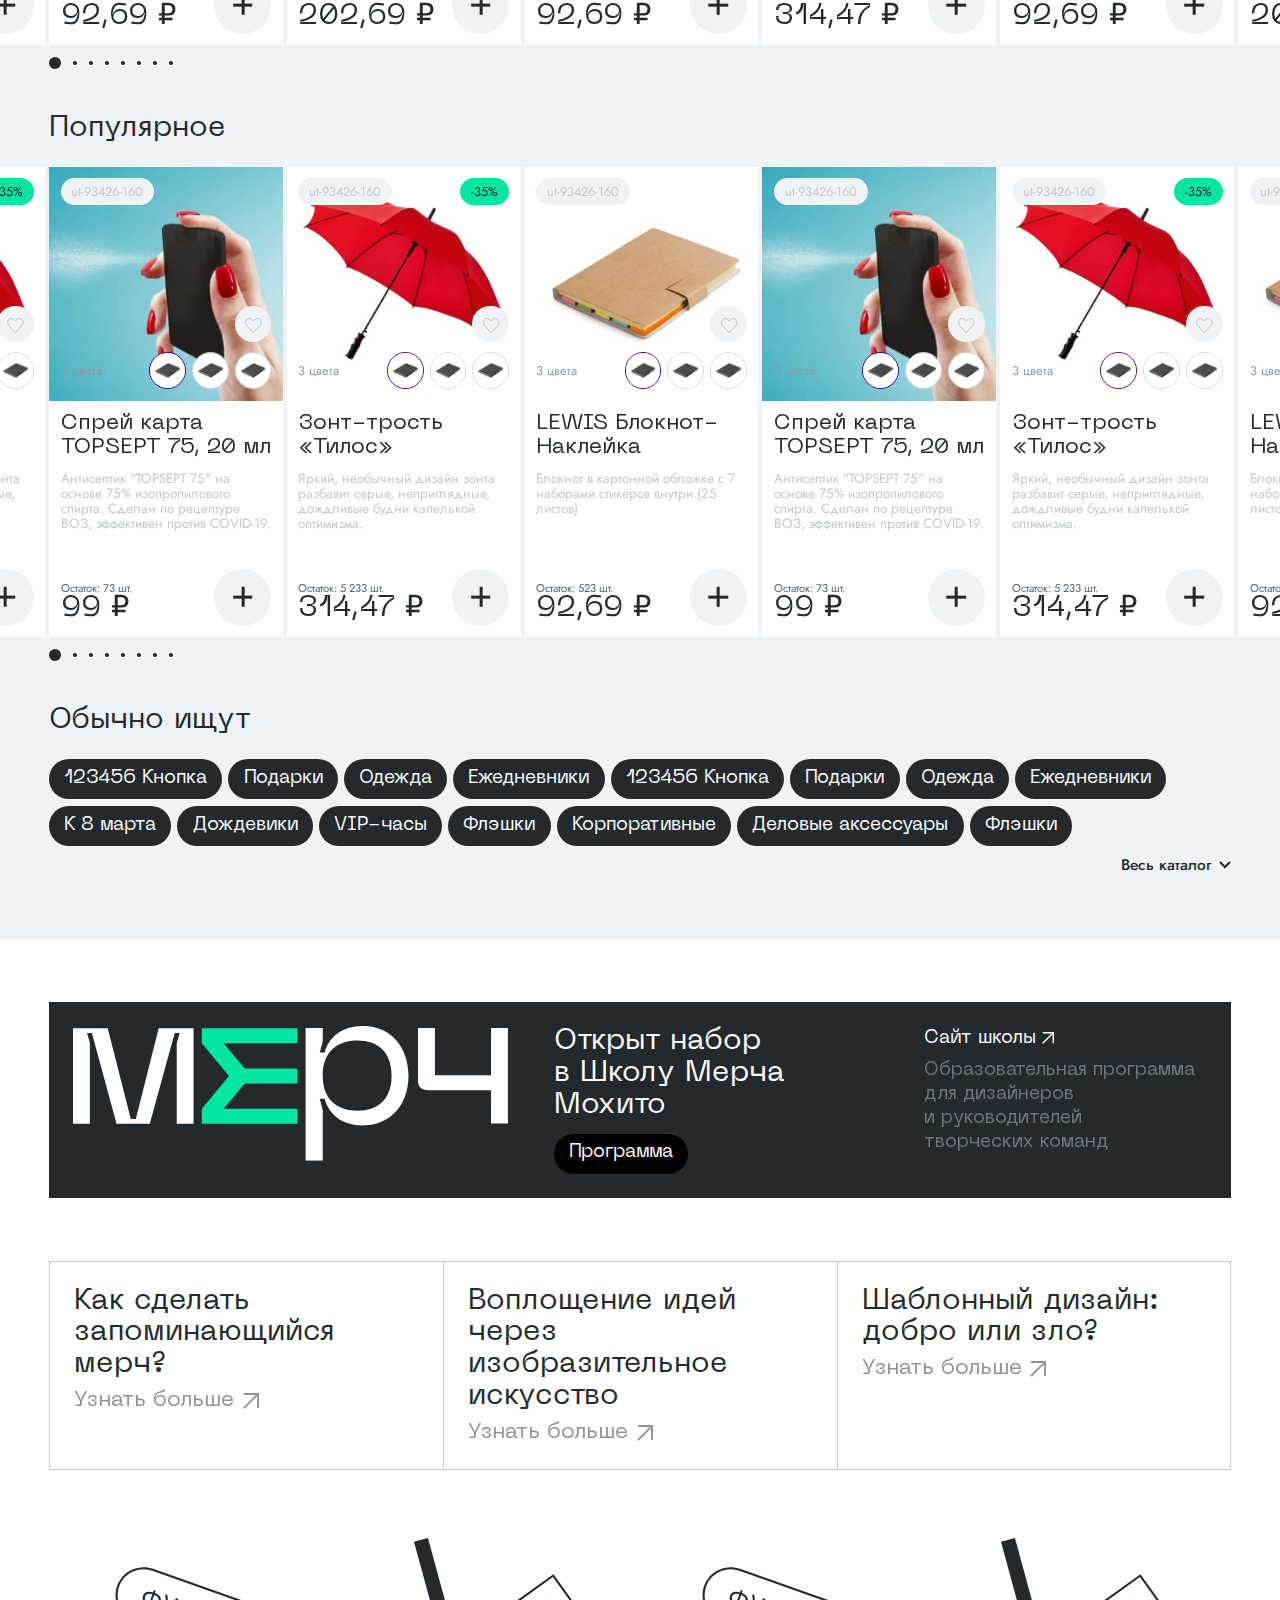
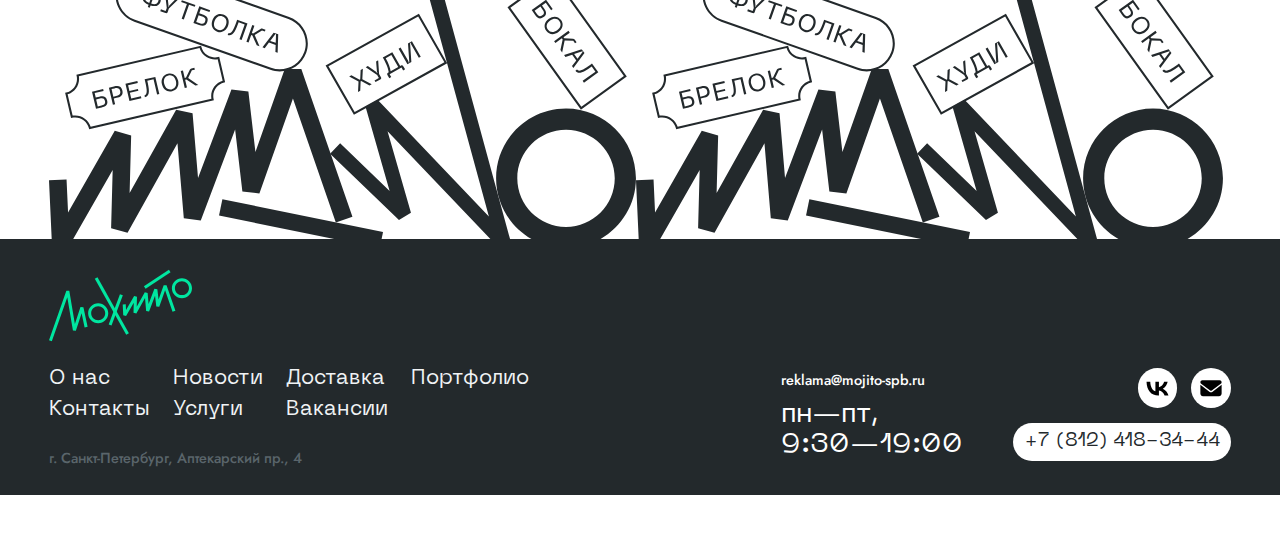
<file: product.html>
<!DOCTYPE html>
<html lang="ru">

<head>
	<meta charset="UTF-8">
	<meta name="viewport" content="width=device-width, initial-scale=1.0">
	<meta name="format-detection" content="telephone=no">
	<title>Мохито</title>
	<meta name="description" content="Бизнес-подарки и мерч ручной работы">
	<link rel="shortcut icon" href="img/favicon.svg">
	<link rel="stylesheet" href="css/style.min.css">
</head>

<body>
	<div class="page">
		<header class="header">
			<div class="header__container container">
				<a class="header__logo logo" href="index.html"><img src="img/logo.svg" alt="Мохито"></a>
				<div class="header__address">г. Санкт-Петербург,<br> Аптекарский пр., 4</div>
				<div class="header__menu">
					<nav class="mainmenu">
						<div class="mainmenu__links">
							<a href="#" class="mainmenu__link mainmenu__link_catalog">Каталог</a>
							<a href="#" class="mainmenu__link">Портфолио</a>
							<a href="#" class="mainmenu__link">О нас</a>
							<a href="#" class="mainmenu__link">Контакты</a>
							<a href="#" class="mainmenu__link">Услуги</a>
							<div class="mainmenu__more">
								<div class="mainmenu__more-button menu-button"></div>
								<div class="mainmenu__submenu">
									<a href="#" class="mainmenu__link">Школа</a>
									<a href="#" class="mainmenu__link">Доставка</a>
									<a href="#" class="mainmenu__link">Вакансии</a>
								</div>
							</div>
						</div>
						<div class="mainmenu__otherlinks">
							<a href="#" class="mainmenu__otherlink">Карта сайта</a>
							<a href="#" class="mainmenu__otherlink">Политика конфиденциальности</a>
							<a href="#" class="mainmenu__otherlink">Пользовательское соглашение</a>
						</div>
						<div class="mainmenu__social">
							<a class="mainmenu__social-link" href="#"><img src="img/social-vk.svg" alt=""></a>
							<a class="mainmenu__social-link" href="#"><img src="img/social-email.svg" alt=""></a>
						</div>
						<div class="mainmenu__contacts">
							<a class="mainmenu__contact" href="mailto:reklama@mojito-spb.ru">reklama@mojito-spb.ru</a>
							<div class="mainmenu__contact">г. Санкт-Петербург,<br> Аптекарский пр., 4</div>
							<div class="mainmenu__worktime">пн—пт,<br> 9:30—19:00</div>
							<a class="mainmenu__phone" href="tel:+78124183444">+7 (812) 418-34-44</a>
						</div>
					</nav>
					<nav class="catmenu">
						<div class="catmenu__links catmenu__links_category">
							<a class="catmenu__link" href="#" data-id="62114">
								<img src="img/catmenu-icons/gift.svg" alt="Подарки к праздникам">
								<span>Подарки к праздникам</span>
							</a>
							<a class="catmenu__link" href="#" data-id="45709">
								<img src="img/catmenu-icons/snowflake.svg" alt="Новогодние подарки">
								<span>Новогодние подарки</span>
							</a>
							<a class="catmenu__link" href="#" data-id="45710">
								<img src="img/catmenu-icons/office.svg" alt="Корпоративные подарки">
								<span>Корпоративные подарки</span>
							</a>
							<a class="catmenu__link" href="#" data-id="45707">
								<img src="img/catmenu-icons/book.svg" alt="Ежедневники">
								<span>Ежедневники</span>
							</a>
							<a class="catmenu__link" href="#" data-id="45716">
								<img src="img/catmenu-icons/picture.svg" alt="Подарочные наборы">
								<span>Подарочные наборы</span>
							</a>
							<a class="catmenu__link" href="#" data-id="61297">
								<img src="img/catmenu-icons/cube.svg" alt="Детские подарки">
								<span>Детские подарки</span>
							</a>
							<a class="catmenu__link" href="#" data-id="45711">
								<img src="img/catmenu-icons/gift.svg" alt="Одежда с логотипом">
								<span>Одежда с логотипом</span>
							</a>
							<a class="catmenu__link" href="#" data-id="45717">
								<img src="img/catmenu-icons/dishes.svg" alt="Посуда">
								<span>Посуда</span>
							</a>
							<a class="catmenu__link" href="#" data-id="45726">
								<img src="img/catmenu-icons/electronics.svg" alt="Электроника">
								<span>Электроника</span>
							</a>
							<a class="catmenu__link" href="#" data-id="45708">
								<img src="img/catmenu-icons/umbrella.svg" alt="Зонты">
								<span>Зонты</span>
							</a>
							<a class="catmenu__link" href="#" data-id="60981">
								<img src="img/catmenu-icons/rain.svg" alt="Дождевики">
								<span>Дождевики</span>
							</a>
							<a class="catmenu__link" href="#" data-id="45706">
								<img src="img/catmenu-icons/house.svg" alt="Дом">
								<span>Дом</span>
							</a>
							<a class="catmenu__link" href="#" data-id="45715">
								<img src="img/catmenu-icons/plaid.svg" alt="Пледы и подушки">
								<span>Пледы и подушки</span>
							</a>
							<a class="catmenu__link" href="#" data-id="45718">
								<img src="img/catmenu-icons/cup.svg" alt="Промо-сувениры">
								<span>Промо-сувениры</span>
							</a>
							<a class="catmenu__link" href="#" data-id="45719">
								<img src="img/catmenu-icons/pen.svg" alt="Ручки">
								<span>Ручки</span>
							</a>
							<a class="catmenu__link" href="#" data-id="45714">
								<img src="img/catmenu-icons/smile.svg" alt="Отдых">
								<span>Отдых</span>
							</a>
							<a class="catmenu__link" href="#" data-id="45723">
								<img src="img/catmenu-icons/electronics.svg" alt="Флешки">
								<span>Флешки</span>
							</a>
							<a class="catmenu__link" href="#" data-id="45722">
								<img src="img/catmenu-icons/box.svg" alt="Упаковка">
								<span>Упаковка</span>
							</a>
							<a class="catmenu__link" href="#" data-id="45727">
								<img src="img/catmenu-icons/crown.svg" alt="Элитные подарки">
								<span>Элитные подарки</span>
							</a>
							<a class="catmenu__link" href="#" data-id="45725">
								<img src="img/catmenu-icons/clock.svg" alt="Часы">
								<span>Часы</span>
							</a>
							<a class="catmenu__link" href="#" data-id="45721">
								<img src="img/catmenu-icons/house.svg" alt="Сумки">
								<span>Сумки</span>
							</a>
							<a class="catmenu__link" href="#" data-id="61291">
								<img src="img/catmenu-icons/bath.svg" alt="Средства индивидуальной защиты">
								<span>Средства индивидуальной защиты</span>
							</a>
							<a class="catmenu__link" href="#" data-id="61306">
								<img src="img/catmenu-icons/ball.svg" alt="Спорт">
								<span>Спорт</span>
							</a>
							<a class="catmenu__link catmenu__link_nosubmenu" href="#" data-id="49196">
								<img src="img/catmenu-icons/other.svg" alt="Разное">
								<span>Разное</span>
							</a>
						</div>
						<div class="catmenu__links catmenu__links_subcategory" data-id="62114">
							<a class="catmenu__sublink" href="#">23 февраля</a>
							<a class="catmenu__sublink" href="#">8 марта </a>
							<a class="catmenu__sublink" href="#">День Победы 9 мая</a>
							<a class="catmenu__sublink" href="#">День защиты детей 1 июня</a>
							<a class="catmenu__sublink" href="#">День медицинского работника 20 июня </a>
							<a class="catmenu__sublink" href="#">День металлурга 18 июля </a>
							<a class="catmenu__sublink" href="#">День железнодорожника 1 августа </a>
							<a class="catmenu__sublink" href="#">День строителя 8 августа </a>
							<a class="catmenu__sublink" href="#">День знаний 1 сентября </a>
							<a class="catmenu__sublink" href="#">День нефтяника 5 сентября </a>
							<a class="catmenu__sublink" href="#">День программиста 13 сентября</a>
							<a class="catmenu__sublink" href="#">День энергетика 22 декабря</a>
							<a class="catmenu__sublink" href="#">День юриста 3 декабря</a>
						</div>
						<div class="catmenu__links catmenu__links_subcategory" data-id="45710">
							<a class="catmenu__sublink" href="#">Деловые аксессуары</a>
							<a class="catmenu__sublink" href="#">Зажимы для купюр</a>
							<a class="catmenu__sublink" href="#">Ключницы</a>
							<a class="catmenu__sublink" href="#">Визитницы, футляры для карт</a>
							<a class="catmenu__sublink" href="#">Кошельки</a>
							<a class="catmenu__sublink" href="#">Обложки для документов</a>
							<a class="catmenu__sublink" href="#">Папки, портфели</a>
							<a class="catmenu__sublink" href="#">Чехлы для электронных устройств</a>
						</div>
						<div class="catmenu__links catmenu__links_subcategory" data-id="45716">
							<a class="catmenu__sublink" href="#">Бизнес наборы</a>
							<a class="catmenu__sublink" href="#">Винные наборы</a>
							<a class="catmenu__sublink" href="#">Женские подарочные наборы</a>
							<a class="catmenu__sublink" href="#">Наборы для виски</a>
							<a class="catmenu__sublink" href="#">Наборы кожаных аксессуаров</a>
							<a class="catmenu__sublink" href="#">Съедобные наборы</a>
							<a class="catmenu__sublink" href="#">Наборы посуды</a>
							<a class="catmenu__sublink" href="#">Наборы чая и кофе</a>
							<a class="catmenu__sublink" href="#">Деловые подарочные наборы</a>
							<a class="catmenu__sublink" href="#">Welcome pack</a>
							<a class="catmenu__sublink" href="#">Наборы для путешествий</a>
							<a class="catmenu__sublink" href="#">Мужские подарочные наборы</a>
						</div>
						<div class="catmenu__links catmenu__links_subcategory" data-id="61297">
							<a class="catmenu__sublink" href="#">Детские футболки</a>
							<a class="catmenu__sublink" href="#">Детская одежда</a>
							<a class="catmenu__sublink" href="#">Детские рюкзаки</a>
							<a class="catmenu__sublink" href="#">Мягкие игрушки</a>
							<a class="catmenu__sublink" href="#">Настольные игры</a>
							<a class="catmenu__sublink" href="#">Светоотражатели</a>
							<a class="catmenu__sublink" href="#">Детские подарочные наборы</a>
							<a class="catmenu__sublink" href="#">Школьникам</a>
							<a class="catmenu__sublink" href="#">Союзмультфильм</a>
						</div>
						<div class="catmenu__links catmenu__links_subcategory" data-id="45707">
							<a class="catmenu__sublink" href="#">Органайзеры</a>
							<a class="catmenu__sublink" href="#">Блокноты</a>
							<a class="catmenu__sublink" href="#">Ежедневники</a>
							<a class="catmenu__sublink" href="#">Еженедельники</a>
							<a class="catmenu__sublink" href="#">Записные книжки</a>
							<a class="catmenu__sublink" href="#">Оригинальные ежедневники</a>
							<a class="catmenu__sublink" href="#">Планинги</a>
							<a class="catmenu__sublink" href="#">Ежедневники Portobello</a>
						</div>
						<div class="catmenu__links catmenu__links_subcategory" data-id="45711">
							<a class="catmenu__sublink" href="#">Мужские футболки</a>
							<a class="catmenu__sublink" href="#">Женские футболки</a>
							<a class="catmenu__sublink" href="#">Футболки для промо</a>
							<a class="catmenu__sublink" href="#">Поло и рубашки</a>
							<a class="catmenu__sublink" href="#">Кепки и бейсболки</a>
							<a class="catmenu__sublink" href="#">Брюки и шорты</a>
							<a class="catmenu__sublink" href="#">Ветровки</a>
							<a class="catmenu__sublink" href="#">Джемперы, свитеры</a>
							<a class="catmenu__sublink" href="#">Жилеты</a>
							<a class="catmenu__sublink" href="#">Изделия из флиса</a>
							<a class="catmenu__sublink" href="#">Куртки</a>
							<a class="catmenu__sublink" href="#">Промо-одежда</a>
							<a class="catmenu__sublink" href="#">Толстовки</a>
							<a class="catmenu__sublink" href="#">Шапки и шарфы</a>
							<a class="catmenu__sublink" href="#">Перчатки и варежки</a>
							<a class="catmenu__sublink" href="#">Платки и галстуки</a>
							<a class="catmenu__sublink" href="#">Обувь</a>
							<a class="catmenu__sublink" href="#">Аксессуары</a>
							<a class="catmenu__sublink" href="#">Поло</a>
							<a class="catmenu__sublink" href="#">Футболки унисекс</a>
							<a class="catmenu__sublink" href="#">Панамы</a>
						</div>
						<div class="catmenu__links catmenu__links_subcategory" data-id="45713">
							<a class="catmenu__sublink" href="#">Визитницы настольные</a>
							<a class="catmenu__sublink" href="#">Календари</a>
							<a class="catmenu__sublink" href="#">Наборы офисных принадлежностей</a>
							<a class="catmenu__sublink" href="#">Наградная продукция</a>
							<a class="catmenu__sublink" href="#">Настольные аксессуары</a>
							<a class="catmenu__sublink" href="#">Рамки и плакетки</a>
							<a class="catmenu__sublink" href="#">Подарочные наборы</a>
							<a class="catmenu__sublink" href="#">Стилусы, лазерные указки</a>
						</div>
						<div class="catmenu__links catmenu__links_subcategory" data-id="45717">
							<a class="catmenu__sublink" href="#">Бокалы и стаканы</a>
							<a class="catmenu__sublink" href="#">Графины и кувшины</a>
							<a class="catmenu__sublink" href="#">Ланч-боксы и контейнеры</a>
							<a class="catmenu__sublink" href="#">Кружки</a>
							<a class="catmenu__sublink" href="#">Мельницы для перца и соли</a>
							<a class="catmenu__sublink" href="#">Наборы для алкогольных напитков</a>
							<a class="catmenu__sublink" href="#">Наборы для кофе</a>
							<a class="catmenu__sublink" href="#">Наборы кухонных принадлежностей</a>
							<a class="catmenu__sublink" href="#">Ножи и наборы ножей</a>
							<a class="catmenu__sublink" href="#">Открывалки и штопоры</a>
							<a class="catmenu__sublink" href="#">Подносы и блюда</a>
							<a class="catmenu__sublink" href="#">Посуда металлическая</a>
							<a class="catmenu__sublink" href="#">Разделочные доски и скалки</a>
							<a class="catmenu__sublink" href="#">Сервизы</a>
							<a class="catmenu__sublink" href="#">Термосы, термокружки, фляги</a>
							<a class="catmenu__sublink" href="#">Столовые приборы и сервировка</a>
							<a class="catmenu__sublink" href="#">Чайные и кофейные пары</a>
							<a class="catmenu__sublink" href="#">Тарелки</a>
						</div>
						<div class="catmenu__links catmenu__links_subcategory" data-id="45726">
							<a class="catmenu__sublink" href="#">USB хабы и переходники</a>
							<a class="catmenu__sublink" href="#">USB-устройства</a>
							<a class="catmenu__sublink" href="#">Аксессуары для телефонов и
								планшетов</a>
							<a class="catmenu__sublink" href="#">Веб-камеры</a>
							<a class="catmenu__sublink" href="#">Внешние аккумуляторы</a>
							<a class="catmenu__sublink" href="#">Калькуляторы</a>
							<a class="catmenu__sublink" href="#">Компьютерные аксессуары</a>
							<a class="catmenu__sublink" href="#">Компьютерные мыши</a>
							<a class="catmenu__sublink" href="#">Наушники</a>
							<a class="catmenu__sublink" href="#">Портативные колонки</a>
							<a class="catmenu__sublink" href="#">Вентиляторы</a>
							<a class="catmenu__sublink" href="#">Метеостанции</a>
							<a class="catmenu__sublink" href="#">Жёсткие диски</a>
							<a class="catmenu__sublink" href="#">Гаджеты</a>
							<a class="catmenu__sublink" href="#">Шагомеры</a>
							<a class="catmenu__sublink" href="#">Увлажнители</a>
							<a class="catmenu__sublink" href="#">Беспроводные зарядки (док-станции)</a>
							<a class="catmenu__sublink" href="#">Ноутбуки и планшеты</a>
						</div>
						<div class="catmenu__links catmenu__links_subcategory" data-id="45708">
							<a class="catmenu__sublink" href="#">Складные зонты</a>
							<a class="catmenu__sublink" href="#">Зонты-трости</a>
							<a class="catmenu__sublink" href="#">Элитные зонты</a>
						</div>
						<div class="catmenu__links catmenu__links_subcategory" data-id="60981">
							<a class="catmenu__sublink" href="#">Дождевик на молнии</a>
							<a class="catmenu__sublink" href="#">Дождевик на кнопках</a>
							<a class="catmenu__sublink" href="#">Дождевик-анорак</a>
							<a class="catmenu__sublink" href="#">Дождевик-пончо</a>
							<a class="catmenu__sublink" href="#">Дождевик в футляре</a>
						</div>
						<div class="catmenu__links catmenu__links_subcategory" data-id="45706">
							<a class="catmenu__sublink" href="#">Вазы</a>
							<a class="catmenu__sublink" href="#">Фоторамки, фотоальбомы</a>
							<a class="catmenu__sublink" href="#">Все для дома</a>
							<a class="catmenu__sublink" href="#">Инструменты</a>
							<a class="catmenu__sublink" href="#">Интерьерные подарки</a>
							<a class="catmenu__sublink" href="#">Косметическая продукция</a>
							<a class="catmenu__sublink" href="#">Кухонные приспособления</a>
							<a class="catmenu__sublink" href="#">Лампы</a>
							<a class="catmenu__sublink" href="#">Наборы для ухода за обувью</a>
							<a class="catmenu__sublink" href="#">Подсвечники и свечи</a>
							<a class="catmenu__sublink" href="#">Полотенца и халаты</a>
							<a class="catmenu__sublink" href="#">Статуэтки настольные</a>
							<a class="catmenu__sublink" href="#">Текстиль</a>
							<a class="catmenu__sublink" href="#">Шкатулки</a>
							<a class="catmenu__sublink" href="#">Аксессуары для вина и водки</a>
							<a class="catmenu__sublink" href="#">Для детей</a>
							<a class="catmenu__sublink" href="#">Маникюрные наборы</a>
							<a class="catmenu__sublink" href="#">Товары для питомцев</a>
						</div>
						<div class="catmenu__links catmenu__links_subcategory" data-id="45715">
							<a class="catmenu__sublink" href="#">Декоративные подушки</a>
							<a class="catmenu__sublink" href="#">Пледы для дома</a>
							<a class="catmenu__sublink" href="#">Пледы дорожные</a>
						</div>
						<div class="catmenu__links catmenu__links_subcategory" data-id="45718">
							<a class="catmenu__sublink" href="#">Брелоки</a>
							<a class="catmenu__sublink" href="#">Антистрессы</a>
							<a class="catmenu__sublink" href="#">Зажигалки</a>
							<a class="catmenu__sublink" href="#">Зеркала и расчески</a>
							<a class="catmenu__sublink" href="#">Личность</a>
							<a class="catmenu__sublink" href="#">Открывалки</a>
							<a class="catmenu__sublink" href="#">Промопродукция</a>
							<a class="catmenu__sublink" href="#">Ремешки, подвески, ланъярды</a>
							<a class="catmenu__sublink" href="#">Рулетки</a>
							<a class="catmenu__sublink" href="#">Светоотражатели</a>
							<a class="catmenu__sublink" href="#">Скребки</a>
							<a class="catmenu__sublink" href="#">Канцтовары</a>
							<a class="catmenu__sublink" href="#">Держатели для документов</a>
							<a class="catmenu__sublink" href="#">Магниты</a>
							<a class="catmenu__sublink" href="#">Товары для животных</a>
						</div>
						<div class="catmenu__links catmenu__links_subcategory" data-id="45719">
							<a class="catmenu__sublink" href="#">Наборы с ручками</a>
							<a class="catmenu__sublink" href="#">Оригинальные ручки</a>
							<a class="catmenu__sublink" href="#">Пеналы</a>
							<a class="catmenu__sublink" href="#">Ручки перьевые</a>
							<a class="catmenu__sublink" href="#">Ручки роллер</a>
							<a class="catmenu__sublink" href="#">Ручки шариковые</a>
							<a class="catmenu__sublink" href="#">Футляры для ручек</a>
							<a class="catmenu__sublink" href="#">Карандаши</a>
							<a class="catmenu__sublink" href="#">Аксессуары для ручек</a>
							<a class="catmenu__sublink" href="#">Маркеры и фломастеры</a>
							<a class="catmenu__sublink" href="#">Ручки-стилусы</a>
						</div>
						<div class="catmenu__links catmenu__links_subcategory" data-id="45714">
							<a class="catmenu__sublink" href="#">Автомобильные аксессуары</a>
							<a class="catmenu__sublink" href="#">Аксессуары для болельщиков</a>
							<a class="catmenu__sublink" href="#">Бинокли, подзорные трубы, компасы,
								адаптеры</a>
							<a class="catmenu__sublink" href="#">Бутылки для воды</a>
							<a class="catmenu__sublink" href="#">Гамаки, складные коврики</a>
							<a class="catmenu__sublink" href="#">Дорожные портмоне</a>
							<a class="catmenu__sublink" href="#">Игры и головоломки</a>
							<a class="catmenu__sublink" href="#">Инструменты, мультитулы, фонари</a>
							<a class="catmenu__sublink" href="#">Книги</a>
							<a class="catmenu__sublink" href="#">Кодовые замки, бирки</a>
							<a class="catmenu__sublink" href="#">Весы</a>
							<a class="catmenu__sublink" href="#">Мячи</a>
							<a class="catmenu__sublink" href="#">Наборы для пикника</a>
							<a class="catmenu__sublink" href="#">Очки</a>
							<a class="catmenu__sublink" href="#">Подушки под голову</a>
							<a class="catmenu__sublink" href="#">Аптечки</a>
							<a class="catmenu__sublink" href="#">Пляжный отдых и спорт</a>
							<a class="catmenu__sublink" href="#">Наборы для детского творчества</a>
							<a class="catmenu__sublink" href="#">Дорожные аксессуары</a>
							<a class="catmenu__sublink" href="#">Для СПА и сауны</a>
						</div>
						<div class="catmenu__links catmenu__links_subcategory" data-id="45723">
							<a class="catmenu__sublink" href="#">USB флешки</a>
							<a class="catmenu__sublink" href="#">Оригинальные флешки</a>
						</div>
						<div class="catmenu__links catmenu__links_subcategory" data-id="45722">
							<a class="catmenu__sublink" href="#">Жестяная упаковка</a>
							<a class="catmenu__sublink" href="#">Подарочная упаковка</a>
							<a class="catmenu__sublink" href="#">Упаковка для новогодних подарков</a>
							<a class="catmenu__sublink" href="#">Упаковка для флеш-карт</a>
							<a class="catmenu__sublink" href="#">Упаковка для алкоголя</a>
							<a class="catmenu__sublink" href="#">Упаковка для кружек</a>
							<a class="catmenu__sublink" href="#">Упаковка для ручек</a>
						</div>
						<div class="catmenu__links catmenu__links_subcategory" data-id="45727">
							<a class="catmenu__sublink" href="#">Элитный фарфор</a>
							<a class="catmenu__sublink" href="#">Элитная посуда</a>
							<a class="catmenu__sublink" href="#">Цветы серебряные</a>
							<a class="catmenu__sublink" href="#">Хьюмидоры и аксессуары для сигар</a>
							<a class="catmenu__sublink" href="#">Украшения</a>
							<a class="catmenu__sublink" href="#">Религиозные подарки</a>
							<a class="catmenu__sublink" href="#">Подарочные наборы</a>
							<a class="catmenu__sublink" href="#">Музыкальные сувениры</a>
							<a class="catmenu__sublink" href="#">Мужские аксессуары</a>
							<a class="catmenu__sublink" href="#">Золотые символы</a>
							<a class="catmenu__sublink" href="#">Знаки Внимания</a>
						</div>
						<div class="catmenu__links catmenu__links_subcategory" data-id="45725">
							<a class="catmenu__sublink" href="#">VIP-часы</a>
							<a class="catmenu__sublink" href="#">Интерьерные часы</a>
							<a class="catmenu__sublink" href="#">Наручные часы</a>
							<a class="catmenu__sublink" href="#">Настенные часы</a>
							<a class="catmenu__sublink" href="#">Настольные часы</a>
							<a class="catmenu__sublink" href="#">Песочные часы</a>
							<a class="catmenu__sublink" href="#">Наградные часы</a>
							<a class="catmenu__sublink" href="#">Футляры для часов</a>
						</div>
						<div class="catmenu__links catmenu__links_subcategory" data-id="45721">
							<a class="catmenu__sublink" href="#">Дамские сумки и косметички</a>
							<a class="catmenu__sublink" href="#">Дорожные сумки</a>
							<a class="catmenu__sublink" href="#">Чемоданы, портпледы</a>
							<a class="catmenu__sublink" href="#">Конференц-сумки и портфели</a>
							<a class="catmenu__sublink" href="#">Несессеры</a>
							<a class="catmenu__sublink" href="#">Пляжные сумки</a>
							<a class="catmenu__sublink" href="#">Рюкзаки</a>
							<a class="catmenu__sublink" href="#">Сумки для ноутбука</a>
							<a class="catmenu__sublink" href="#">Шопперы</a>
							<a class="catmenu__sublink" href="#">Сумки-холодильники</a>
							<a class="catmenu__sublink" href="#">Промо-сумки</a>
							<a class="catmenu__sublink" href="#">Поясные сумки</a>
						</div>
						<div class="catmenu__links catmenu__links_subcategory" data-id="45709">
							<a class="catmenu__sublink" href="#">Новогодняя подборка от Мохито</a>
							<a class="catmenu__sublink" href="#">Аксессуары с новогодней
								символикой</a>
							<a class="catmenu__sublink" href="#">Новогодние игрушки</a>
							<a class="catmenu__sublink" href="#">Новогодние наборы</a>
							<a class="catmenu__sublink" href="#">Новогодние украшения</a>
							<a class="catmenu__sublink" href="#">Новогодний офис</a>
							<a class="catmenu__sublink" href="#">Новогодний стол</a>
							<a class="catmenu__sublink" href="#">Оригинальные календари</a>
							<a class="catmenu__sublink" href="#">Новогодние открытки</a>
							<a class="catmenu__sublink" href="#">Новогодняя упаковка</a>
						</div>
						<div class="catmenu__links catmenu__links_subcategory" data-id="61291">
							<a class="catmenu__sublink" href="#">Антисептики и салфетки</a>
							<a class="catmenu__sublink" href="#">Защитные маски</a>
							<a class="catmenu__sublink" href="#">Наборы СИЗ</a>
							<a class="catmenu__sublink" href="#">Стерилизаторы</a>
						</div>
						<div class="catmenu__links catmenu__links_subcategory" data-id="61306">
							<a class="catmenu__sublink" href="#">Бутылки для воды и шейкеры</a>
							<a class="catmenu__sublink" href="#">Спортивные наборы</a>
							<a class="catmenu__sublink" href="#">Спортивный инвентарь</a>
							<a class="catmenu__sublink" href="#">Спортивные полотенца</a>
							<a class="catmenu__sublink" href="#">Фитнес-браслеты и часы</a>
							<a class="catmenu__sublink" href="#">Спортивная одежда</a>
							<a class="catmenu__sublink" href="#">Спортивные аксессуары</a>
						</div>
					</nav>
				</div>
				<a class="header__cart" href="#"><span>2</span></a>
				<a class="header__phone" href="tel:+78124183444">+7 (812) 418-34-44</a>
				<div class="header__mobilemenu menu-button"></div>
			</div>
		</header>
		<section class="section breadcrumbs">
			<div class="breadcrumbs__item">
				<a class="breadcrumbs__link" href="#">Каталог</a>
			</div>
			<div class="breadcrumbs__item">
				<div class="breadcrumbs__link breadcrumbs__link_select">
					Корпоративные подарки
					<div class="breadcrumbs__list">
						<a class="breadcrumbs__sublink" href="#">Деловые аксессуары</a>
						<a class="breadcrumbs__sublink" href="#">Зажимы для купюр</a>
						<a class="breadcrumbs__sublink" href="#">Ключницы</a>
						<a class="breadcrumbs__sublink" href="#">Визитницы, футляры для карт</a>
						<a class="breadcrumbs__sublink" href="#">Кошельки</a>
						<a class="breadcrumbs__sublink" href="#">Обложки для документов</a>
						<a class="breadcrumbs__sublink" href="#">Папки, портфели</a>
						<a class="breadcrumbs__sublink" href="#">Чехлы для электронных устройств</a>
					</div>
				</div>
			</div>
			<div class="breadcrumbs__item">
				<div class="breadcrumbs__link breadcrumbs__link_select">
					Деловые аксессуары
					<div class="breadcrumbs__list">
						<a class="breadcrumbs__sublink" href="#">Зажимы для купюр</a>
						<a class="breadcrumbs__sublink" href="#">Ключницы</a>
						<a class="breadcrumbs__sublink" href="#">Визитницы, футляры для карт</a>
						<a class="breadcrumbs__sublink" href="#">Кошельки</a>
						<a class="breadcrumbs__sublink" href="#">Обложки для документов</a>
					</div>
				</div>
			</div>
		</section>
		<section class="section product">
			<div class="product__head">
				<h1 class="product__title title title_big">Набор Devon Devil, красный</h1>
				<button class="product__favorite favorite"></button>
				<div class="product__colors">
					<div class="product__colors-text">Цвет товара <span>красный</span></div>
					<div class="product__colors-list">
						<a class="product__color product__color_active" href="#"><img class="cover" src="img/product-img1.jpg" alt=""></a>
						<a class="product__color" href="#"><img class="cover" src="img/product-img1.jpg" alt=""></a>
						<a class="product__color" href="#"><img class="cover" src="img/product-img1.jpg" alt=""></a>
						<a class="product__color" href="#"><img class="cover" src="img/product-img1.jpg" alt=""></a>
					</div>
				</div>
			</div>
			<div class="product__images">
				<div class="product__articul">ut-93426-160</div>
				<div class="product__bigimage">
					<div class="product__bigimage-item">
						<div class="product__image"><img class="cover" src="img/product-img1.jpg" alt=""></div>
					</div>
					<div class="product__bigimage-item">
						<div class="product__image"><img class="cover" src="img/product-img2.jpg" alt=""></div>
					</div>
					<div class="product__bigimage-item">
						<div class="product__image"><img class="cover" src="img/product-img3.jpg" alt=""></div>
					</div>
					<div class="product__bigimage-item">
						<div class="product__image"><img class="cover" src="img/product-img4.jpg" alt=""></div>
					</div>
					<div class="product__bigimage-item">
						<div class="product__image"><img class="cover" src="img/product-img1.jpg" alt=""></div>
					</div>
					<div class="product__bigimage-item">
						<div class="product__image"><img class="cover" src="img/product-img2.jpg" alt=""></div>
					</div>
					<div class="product__bigimage-item">
						<div class="product__image"><img class="cover" src="img/product-img3.jpg" alt=""></div>
					</div>
					<div class="product__bigimage-item">
						<div class="product__image"><img class="cover" src="img/product-img4.jpg" alt=""></div>
					</div>
				</div>
				<div class="product__gallery">
					<div class="product__gallery-item">
						<div class="product__image"><img class="cover" src="img/product-img1.jpg" alt=""></div>
					</div>
					<div class="product__gallery-item">
						<div class="product__image"><img class="cover" src="img/product-img2.jpg" alt=""></div>
					</div>
					<div class="product__gallery-item">
						<div class="product__image"><img class="cover" src="img/product-img3.jpg" alt=""></div>
					</div>
					<div class="product__gallery-item">
						<div class="product__image"><img class="cover" src="img/product-img4.jpg" alt=""></div>
					</div>
					<div class="product__gallery-item">
						<div class="product__image"><img class="cover" src="img/product-img1.jpg" alt=""></div>
					</div>
					<div class="product__gallery-item">
						<div class="product__image"><img class="cover" src="img/product-img2.jpg" alt=""></div>
					</div>
					<div class="product__gallery-item">
						<div class="product__image"><img class="cover" src="img/product-img3.jpg" alt=""></div>
					</div>
					<div class="product__gallery-item">
						<div class="product__image"><img class="cover" src="img/product-img4.jpg" alt=""></div>
					</div>
				</div>
			</div>
			<div class="product__content">
				<div class="product__info">
					<div class="product__parameters">
						<div class="product__parameters-item">
							<div class="product__parameters-property">Материал</div>
							<div class="product__parameters-value">кожа, картон</div>
						</div>
						<div class="product__parameters-item">
							<div class="product__parameters-property">Габариты</div>
							<div class="product__parameters-value">24,8х25,7х2,5 см</div>
						</div>
						<div class="product__parameters-item">
							<div class="product__parameters-property">Вес</div>
							<div class="product__parameters-value">308 г</div>
						</div>
						<div class="product__parameters-item">
							<div class="product__parameters-property">Бренд</div>
							<div class="product__parameters-value">Сделано в России</div>
						</div>
					</div>
					<div class="product__info-separ"></div>
					<div class="product__avalible">
						<div class="product__avalible-item">
							<div class="product__avalible-caption">Остаток</div>
							<div class="product__avalible-count">3593</div>
						</div>
						<div class="product__avalible-item">
							<div class="product__avalible-caption">Свободно</div>
							<div class="product__avalible-count">3491</div>
						</div>
						<div class="product__avalible-item">
							<div class="product__avalible-caption">Европа</div>
							<div class="product__avalible-count">0</div>
						</div>
						<div class="product__avalible-item">
							<div class="product__avalible-caption">В пути</div>
							<div class="product__avalible-count">0</div>
						</div>
					</div>
				</div>
				<h2 class="product__subtitle title">Описание</h2>
				<div class="product__desc product__desc_excerpt">Эти чехлы изготовлены из первоклассной натуральной кожи, которая придает им роскошный и стильный вид. Рассчитанные на использование с блокнотами, они являются идеальным аксессуаром для организации вашей рабочей или творческой области. Кожаные чехлы обеспечивают надежную защиту для ваших блокнотов, предотвращая их повреждения и сохраняя их в отличном состоянии. Вы можете быть уверены, что ваши записи, заметки и идеи будут хорошо сохранены и сможете легко брать их с собой везде.</div>
				<button class="product__morebutton">Все характеристики</button>
			</div>
			<div class="product__footer">
				<button class="product__addtocart button button_big">В корзину</button>
				<div class="product__price">
					<div class="product__price-caption">Цена за шт.</div>
					<div class="product__price-value title title_big">202,40 ₽</div>
				</div>
			</div>
		</section>
		<section class="section catalog">
			<div class="catalog__head">
				<h2 class="catalog__title title title_big">Каталог</h2>
				<form class="catalog__search" action="#">
					<input class="catalog__search-input" type="search" name="search" placeholder="Поиск клевых вещей">
					<button class="catalog__search-button" type="submit"></button>
				</form>
			</div>
			<h3 class="catalog__subtitle title">Популярное</h3>
			<div class="catalog__slider">
				<div class="catalog__card">
					<a class="catalog__card-image" href="#"><img class="cover" src="img/product-card-img1.jpg" alt=""></a>
					<div class="catalog__card-info">
						<div class="catalog__card-articul">ut-93426-160</div>
						<button class="catalog__card-favorite favorite"></button>
						<div class="catalog__card-colors">
							<div class="catalog__card-colors-count">3 цвета</div>
							<div class="catalog__card-colors-list">
								<a class="catalog__card-color catalog__card-color_active" href="#"><img class="cover" src="img/product-card-color.jpg" alt=""></a>
								<a class="catalog__card-color" href="#"><img class="cover" src="img/product-card-color.jpg" alt=""></a>
								<a class="catalog__card-color" href="#"><img class="cover" src="img/product-card-color.jpg" alt=""></a>
							</div>
						</div>
					</div>
					<a class="catalog__card-title" href="#">LEWIS Блокнот-Наклейка</a>
					<a class="catalog__card-desc" href="#">Блокнот в картонной обложке с 7 наборами стикеров внутри (25 листов)</a>
					<div class="catalog__card-footer">
						<div class="catalog__card-available">Остаток: 523 шт.</div>
						<div class="catalog__card-price">92,69 ₽</div>
						<button class="catalog__card-button">+</button>
					</div>
				</div>
				<div class="catalog__card">
					<a class="catalog__card-image" href="#"><img class="cover" src="img/product-card-img2.jpg" alt=""></a>
					<div class="catalog__card-info">
						<div class="catalog__card-articul">ut-93426-160</div>
						<div class="catalog__card-discount">-25%</div>
						<button class="catalog__card-favorite favorite"></button>
						<div class="catalog__card-colors">
							<div class="catalog__card-colors-count">3 цвета</div>
							<div class="catalog__card-colors-list">
								<a class="catalog__card-color catalog__card-color_active" href="#"><img class="cover" src="img/product-card-color.jpg" alt=""></a>
								<a class="catalog__card-color" href="#"><img class="cover" src="img/product-card-color.jpg" alt=""></a>
								<a class="catalog__card-color" href="#"><img class="cover" src="img/product-card-color.jpg" alt=""></a>
							</div>
						</div>
					</div>
					<a class="catalog__card-title" href="#">Ежедневник Portobello Lite</a>
					<a class="catalog__card-desc" href="#">Manchester, недатир. 256 стр., зеленый</a>
					<div class="catalog__card-footer">
						<div class="catalog__card-available">Остаток: 2 323 шт.</div>
						<div class="catalog__card-price">202,69 ₽</div>
						<button class="catalog__card-button">+</button>
					</div>
				</div>
				<div class="catalog__card">
					<a class="catalog__card-image" href="#"><img class="cover" src="img/product-card-img1.jpg" alt=""></a>
					<div class="catalog__card-info">
						<div class="catalog__card-articul">ut-93426-160</div>
						<button class="catalog__card-favorite favorite"></button>
						<div class="catalog__card-colors">
							<div class="catalog__card-colors-count">3 цвета</div>
							<div class="catalog__card-colors-list">
								<a class="catalog__card-color catalog__card-color_active" href="#"><img class="cover" src="img/product-card-color.jpg" alt=""></a>
								<a class="catalog__card-color" href="#"><img class="cover" src="img/product-card-color.jpg" alt=""></a>
								<a class="catalog__card-color" href="#"><img class="cover" src="img/product-card-color.jpg" alt=""></a>
							</div>
						</div>
					</div>
					<a class="catalog__card-title" href="#">LEWIS Блокнот-Наклейка</a>
					<a class="catalog__card-desc" href="#">Блокнот в картонной обложке с 7 наборами стикеров внутри (25 листов)</a>
					<div class="catalog__card-footer">
						<div class="catalog__card-available">Остаток: 523 шт.</div>
						<div class="catalog__card-price">92,69 ₽</div>
						<button class="catalog__card-button">+</button>
					</div>
				</div>
				<div class="catalog__card">
					<a class="catalog__card-image" href="#"><img class="cover" src="img/product-card-img3.jpg" alt=""></a>
					<div class="catalog__card-info">
						<div class="catalog__card-articul">ut-93426-160</div>
						<div class="catalog__card-discount">-35%</div>
						<button class="catalog__card-favorite favorite"></button>
						<div class="catalog__card-colors">
							<div class="catalog__card-colors-count">3 цвета</div>
							<div class="catalog__card-colors-list">
								<a class="catalog__card-color catalog__card-color_active" href="#"><img class="cover" src="img/product-card-color.jpg" alt=""></a>
								<a class="catalog__card-color" href="#"><img class="cover" src="img/product-card-color.jpg" alt=""></a>
								<a class="catalog__card-color" href="#"><img class="cover" src="img/product-card-color.jpg" alt=""></a>
							</div>
						</div>
					</div>
					<a class="catalog__card-title" href="#">Зонт-трость «Тилос»</a>
					<a class="catalog__card-desc" href="#">Яркий, необычный дизайн зонта разбавит серые, неприглядные, дождливые будни капелькой оптимизма.</a>
					<div class="catalog__card-footer">
						<div class="catalog__card-available">Остаток: 5 233 шт.</div>
						<div class="catalog__card-price">314,47 ₽</div>
						<button class="catalog__card-button">+</button>
					</div>
				</div>
				<div class="catalog__card">
					<a class="catalog__card-image" href="#"><img class="cover" src="img/product-card-img1.jpg" alt=""></a>
					<div class="catalog__card-info">
						<div class="catalog__card-articul">ut-93426-160</div>
						<button class="catalog__card-favorite favorite"></button>
						<div class="catalog__card-colors">
							<div class="catalog__card-colors-count">3 цвета</div>
							<div class="catalog__card-colors-list">
								<a class="catalog__card-color catalog__card-color_active" href="#"><img class="cover" src="img/product-card-color.jpg" alt=""></a>
								<a class="catalog__card-color" href="#"><img class="cover" src="img/product-card-color.jpg" alt=""></a>
								<a class="catalog__card-color" href="#"><img class="cover" src="img/product-card-color.jpg" alt=""></a>
							</div>
						</div>
					</div>
					<a class="catalog__card-title" href="#">LEWIS Блокнот-Наклейка</a>
					<a class="catalog__card-desc" href="#">Блокнот в картонной обложке с 7 наборами стикеров внутри (25 листов)</a>
					<div class="catalog__card-footer">
						<div class="catalog__card-available">Остаток: 523 шт.</div>
						<div class="catalog__card-price">92,69 ₽</div>
						<button class="catalog__card-button">+</button>
					</div>
				</div>
				<div class="catalog__card">
					<a class="catalog__card-image" href="#"><img class="cover" src="img/product-card-img2.jpg" alt=""></a>
					<div class="catalog__card-info">
						<div class="catalog__card-articul">ut-93426-160</div>
						<div class="catalog__card-discount">-25%</div>
						<button class="catalog__card-favorite favorite"></button>
						<div class="catalog__card-colors">
							<div class="catalog__card-colors-count">3 цвета</div>
							<div class="catalog__card-colors-list">
								<a class="catalog__card-color catalog__card-color_active" href="#"><img class="cover" src="img/product-card-color.jpg" alt=""></a>
								<a class="catalog__card-color" href="#"><img class="cover" src="img/product-card-color.jpg" alt=""></a>
								<a class="catalog__card-color" href="#"><img class="cover" src="img/product-card-color.jpg" alt=""></a>
							</div>
						</div>
					</div>
					<a class="catalog__card-title" href="#">Ежедневник Portobello Lite</a>
					<a class="catalog__card-desc" href="#">Manchester, недатир. 256 стр., зеленый</a>
					<div class="catalog__card-footer">
						<div class="catalog__card-available">Остаток: 2 323 шт.</div>
						<div class="catalog__card-price">202,69 ₽</div>
						<button class="catalog__card-button">+</button>
					</div>
				</div>
				<div class="catalog__card">
					<a class="catalog__card-image" href="#"><img class="cover" src="img/product-card-img1.jpg" alt=""></a>
					<div class="catalog__card-info">
						<div class="catalog__card-articul">ut-93426-160</div>
						<button class="catalog__card-favorite favorite"></button>
						<div class="catalog__card-colors">
							<div class="catalog__card-colors-count">3 цвета</div>
							<div class="catalog__card-colors-list">
								<a class="catalog__card-color catalog__card-color_active" href="#"><img class="cover" src="img/product-card-color.jpg" alt=""></a>
								<a class="catalog__card-color" href="#"><img class="cover" src="img/product-card-color.jpg" alt=""></a>
								<a class="catalog__card-color" href="#"><img class="cover" src="img/product-card-color.jpg" alt=""></a>
							</div>
						</div>
					</div>
					<a class="catalog__card-title" href="#">LEWIS Блокнот-Наклейка</a>
					<a class="catalog__card-desc" href="#">Блокнот в картонной обложке с 7 наборами стикеров внутри (25 листов)</a>
					<div class="catalog__card-footer">
						<div class="catalog__card-available">Остаток: 523 шт.</div>
						<div class="catalog__card-price">92,69 ₽</div>
						<button class="catalog__card-button">+</button>
					</div>
				</div>
				<div class="catalog__card">
					<a class="catalog__card-image" href="#"><img class="cover" src="img/product-card-img3.jpg" alt=""></a>
					<div class="catalog__card-info">
						<div class="catalog__card-articul">ut-93426-160</div>
						<div class="catalog__card-discount">-35%</div>
						<button class="catalog__card-favorite favorite"></button>
						<div class="catalog__card-colors">
							<div class="catalog__card-colors-count">3 цвета</div>
							<div class="catalog__card-colors-list">
								<a class="catalog__card-color catalog__card-color_active" href="#"><img class="cover" src="img/product-card-color.jpg" alt=""></a>
								<a class="catalog__card-color" href="#"><img class="cover" src="img/product-card-color.jpg" alt=""></a>
								<a class="catalog__card-color" href="#"><img class="cover" src="img/product-card-color.jpg" alt=""></a>
							</div>
						</div>
					</div>
					<a class="catalog__card-title" href="#">Зонт-трость «Тилос»</a>
					<a class="catalog__card-desc" href="#">Яркий, необычный дизайн зонта разбавит серые, неприглядные, дождливые будни капелькой оптимизма.</a>
					<div class="catalog__card-footer">
						<div class="catalog__card-available">Остаток: 5 233 шт.</div>
						<div class="catalog__card-price">314,47 ₽</div>
						<button class="catalog__card-button">+</button>
					</div>
				</div>
			</div>
			<h3 class="catalog__subtitle title">Популярное</h3>
			<div class="catalog__slider">
				<div class="catalog__card">
					<a class="catalog__card-image" href="#"><img class="cover" src="img/product-card-img4.jpg" alt=""></a>
					<div class="catalog__card-info">
						<div class="catalog__card-articul">ut-93426-160</div>
						<button class="catalog__card-favorite favorite"></button>
						<div class="catalog__card-colors">
							<div class="catalog__card-colors-count">3 цвета</div>
							<div class="catalog__card-colors-list">
								<a class="catalog__card-color catalog__card-color_active" href="#"><img class="cover" src="img/product-card-color.jpg" alt=""></a>
								<a class="catalog__card-color" href="#"><img class="cover" src="img/product-card-color.jpg" alt=""></a>
								<a class="catalog__card-color" href="#"><img class="cover" src="img/product-card-color.jpg" alt=""></a>
							</div>
						</div>
					</div>
					<a class="catalog__card-title" href="#">Спрей карта TOPSEPT 75, 20 мл</a>
					<a class="catalog__card-desc" href="#">Антисептик "TOPSEPT 75" на основе 75% изопропилового спирта. Сделан по рецептуре ВОЗ, эффективен против COVID-19.</a>
					<div class="catalog__card-footer">
						<div class="catalog__card-available">Остаток: 73 шт.</div>
						<div class="catalog__card-price">99 ₽</div>
						<button class="catalog__card-button">+</button>
					</div>
				</div>
				<div class="catalog__card">
					<a class="catalog__card-image" href="#"><img class="cover" src="img/product-card-img3.jpg" alt=""></a>
					<div class="catalog__card-info">
						<div class="catalog__card-articul">ut-93426-160</div>
						<div class="catalog__card-discount">-35%</div>
						<button class="catalog__card-favorite favorite"></button>
						<div class="catalog__card-colors">
							<div class="catalog__card-colors-count">3 цвета</div>
							<div class="catalog__card-colors-list">
								<a class="catalog__card-color catalog__card-color_active" href="#"><img class="cover" src="img/product-card-color.jpg" alt=""></a>
								<a class="catalog__card-color" href="#"><img class="cover" src="img/product-card-color.jpg" alt=""></a>
								<a class="catalog__card-color" href="#"><img class="cover" src="img/product-card-color.jpg" alt=""></a>
							</div>
						</div>
					</div>
					<a class="catalog__card-title" href="#">Зонт-трость «Тилос»</a>
					<a class="catalog__card-desc" href="#">Яркий, необычный дизайн зонта разбавит серые, неприглядные, дождливые будни капелькой оптимизма.</a>
					<div class="catalog__card-footer">
						<div class="catalog__card-available">Остаток: 5 233 шт.</div>
						<div class="catalog__card-price">314,47 ₽</div>
						<button class="catalog__card-button">+</button>
					</div>
				</div>
				<div class="catalog__card">
					<a class="catalog__card-image" href="#"><img class="cover" src="img/product-card-img1.jpg" alt=""></a>
					<div class="catalog__card-info">
						<div class="catalog__card-articul">ut-93426-160</div>
						<button class="catalog__card-favorite favorite"></button>
						<div class="catalog__card-colors">
							<div class="catalog__card-colors-count">3 цвета</div>
							<div class="catalog__card-colors-list">
								<a class="catalog__card-color catalog__card-color_active" href="#"><img class="cover" src="img/product-card-color.jpg" alt=""></a>
								<a class="catalog__card-color" href="#"><img class="cover" src="img/product-card-color.jpg" alt=""></a>
								<a class="catalog__card-color" href="#"><img class="cover" src="img/product-card-color.jpg" alt=""></a>
							</div>
						</div>
					</div>
					<a class="catalog__card-title" href="#">LEWIS Блокнот-Наклейка</a>
					<a class="catalog__card-desc" href="#">Блокнот в картонной обложке с 7 наборами стикеров внутри (25 листов)</a>
					<div class="catalog__card-footer">
						<div class="catalog__card-available">Остаток: 523 шт.</div>
						<div class="catalog__card-price">92,69 ₽</div>
						<button class="catalog__card-button">+</button>
					</div>
				</div>
				<div class="catalog__card">
					<a class="catalog__card-image" href="#"><img class="cover" src="img/product-card-img4.jpg" alt=""></a>
					<div class="catalog__card-info">
						<div class="catalog__card-articul">ut-93426-160</div>
						<button class="catalog__card-favorite favorite"></button>
						<div class="catalog__card-colors">
							<div class="catalog__card-colors-count">3 цвета</div>
							<div class="catalog__card-colors-list">
								<a class="catalog__card-color catalog__card-color_active" href="#"><img class="cover" src="img/product-card-color.jpg" alt=""></a>
								<a class="catalog__card-color" href="#"><img class="cover" src="img/product-card-color.jpg" alt=""></a>
								<a class="catalog__card-color" href="#"><img class="cover" src="img/product-card-color.jpg" alt=""></a>
							</div>
						</div>
					</div>
					<a class="catalog__card-title" href="#">Спрей карта TOPSEPT 75, 20 мл</a>
					<a class="catalog__card-desc" href="#">Антисептик "TOPSEPT 75" на основе 75% изопропилового спирта. Сделан по рецептуре ВОЗ, эффективен против COVID-19.</a>
					<div class="catalog__card-footer">
						<div class="catalog__card-available">Остаток: 73 шт.</div>
						<div class="catalog__card-price">99 ₽</div>
						<button class="catalog__card-button">+</button>
					</div>
				</div>
				<div class="catalog__card">
					<a class="catalog__card-image" href="#"><img class="cover" src="img/product-card-img3.jpg" alt=""></a>
					<div class="catalog__card-info">
						<div class="catalog__card-articul">ut-93426-160</div>
						<div class="catalog__card-discount">-35%</div>
						<button class="catalog__card-favorite favorite"></button>
						<div class="catalog__card-colors">
							<div class="catalog__card-colors-count">3 цвета</div>
							<div class="catalog__card-colors-list">
								<a class="catalog__card-color catalog__card-color_active" href="#"><img class="cover" src="img/product-card-color.jpg" alt=""></a>
								<a class="catalog__card-color" href="#"><img class="cover" src="img/product-card-color.jpg" alt=""></a>
								<a class="catalog__card-color" href="#"><img class="cover" src="img/product-card-color.jpg" alt=""></a>
							</div>
						</div>
					</div>
					<a class="catalog__card-title" href="#">Зонт-трость «Тилос»</a>
					<a class="catalog__card-desc" href="#">Яркий, необычный дизайн зонта разбавит серые, неприглядные, дождливые будни капелькой оптимизма.</a>
					<div class="catalog__card-footer">
						<div class="catalog__card-available">Остаток: 5 233 шт.</div>
						<div class="catalog__card-price">314,47 ₽</div>
						<button class="catalog__card-button">+</button>
					</div>
				</div>
				<div class="catalog__card">
					<a class="catalog__card-image" href="#"><img class="cover" src="img/product-card-img1.jpg" alt=""></a>
					<div class="catalog__card-info">
						<div class="catalog__card-articul">ut-93426-160</div>
						<button class="catalog__card-favorite favorite"></button>
						<div class="catalog__card-colors">
							<div class="catalog__card-colors-count">3 цвета</div>
							<div class="catalog__card-colors-list">
								<a class="catalog__card-color catalog__card-color_active" href="#"><img class="cover" src="img/product-card-color.jpg" alt=""></a>
								<a class="catalog__card-color" href="#"><img class="cover" src="img/product-card-color.jpg" alt=""></a>
								<a class="catalog__card-color" href="#"><img class="cover" src="img/product-card-color.jpg" alt=""></a>
							</div>
						</div>
					</div>
					<a class="catalog__card-title" href="#">LEWIS Блокнот-Наклейка</a>
					<a class="catalog__card-desc" href="#">Блокнот в картонной обложке с 7 наборами стикеров внутри (25 листов)</a>
					<div class="catalog__card-footer">
						<div class="catalog__card-available">Остаток: 523 шт.</div>
						<div class="catalog__card-price">92,69 ₽</div>
						<button class="catalog__card-button">+</button>
					</div>
				</div>
				<div class="catalog__card">
					<a class="catalog__card-image" href="#"><img class="cover" src="img/product-card-img4.jpg" alt=""></a>
					<div class="catalog__card-info">
						<div class="catalog__card-articul">ut-93426-160</div>
						<button class="catalog__card-favorite favorite"></button>
						<div class="catalog__card-colors">
							<div class="catalog__card-colors-count">3 цвета</div>
							<div class="catalog__card-colors-list">
								<a class="catalog__card-color catalog__card-color_active" href="#"><img class="cover" src="img/product-card-color.jpg" alt=""></a>
								<a class="catalog__card-color" href="#"><img class="cover" src="img/product-card-color.jpg" alt=""></a>
								<a class="catalog__card-color" href="#"><img class="cover" src="img/product-card-color.jpg" alt=""></a>
							</div>
						</div>
					</div>
					<a class="catalog__card-title" href="#">Спрей карта TOPSEPT 75, 20 мл</a>
					<a class="catalog__card-desc" href="#">Антисептик "TOPSEPT 75" на основе 75% изопропилового спирта. Сделан по рецептуре ВОЗ, эффективен против COVID-19.</a>
					<div class="catalog__card-footer">
						<div class="catalog__card-available">Остаток: 73 шт.</div>
						<div class="catalog__card-price">99 ₽</div>
						<button class="catalog__card-button">+</button>
					</div>
				</div>
				<div class="catalog__card">
					<a class="catalog__card-image" href="#"><img class="cover" src="img/product-card-img3.jpg" alt=""></a>
					<div class="catalog__card-info">
						<div class="catalog__card-articul">ut-93426-160</div>
						<div class="catalog__card-discount">-35%</div>
						<button class="catalog__card-favorite favorite"></button>
						<div class="catalog__card-colors">
							<div class="catalog__card-colors-count">3 цвета</div>
							<div class="catalog__card-colors-list">
								<a class="catalog__card-color catalog__card-color_active" href="#"><img class="cover" src="img/product-card-color.jpg" alt=""></a>
								<a class="catalog__card-color" href="#"><img class="cover" src="img/product-card-color.jpg" alt=""></a>
								<a class="catalog__card-color" href="#"><img class="cover" src="img/product-card-color.jpg" alt=""></a>
							</div>
						</div>
					</div>
					<a class="catalog__card-title" href="#">Зонт-трость «Тилос»</a>
					<a class="catalog__card-desc" href="#">Яркий, необычный дизайн зонта разбавит серые, неприглядные, дождливые будни капелькой оптимизма.</a>
					<div class="catalog__card-footer">
						<div class="catalog__card-available">Остаток: 5 233 шт.</div>
						<div class="catalog__card-price">314,47 ₽</div>
						<button class="catalog__card-button">+</button>
					</div>
				</div>
			</div>
			<h3 class="catalog__subtitle title">Обычно ищут</h3>
			<div class="catalog__tags">
				<a class="catalog__tag" href="#">123456 Кнопка</a>
				<a class="catalog__tag" href="#">Подарки</a>
				<a class="catalog__tag" href="#">Одежда</a>
				<a class="catalog__tag" href="#">Ежедневники</a>
				<a class="catalog__tag" href="#">123456 Кнопка</a>
				<a class="catalog__tag" href="#">Подарки</a>
				<a class="catalog__tag" href="#">Одежда</a>
				<a class="catalog__tag" href="#">Ежедневники</a>
				<a class="catalog__tag" href="#">К 8 марта</a>
				<a class="catalog__tag" href="#">Дождевики</a>
				<a class="catalog__tag" href="#">VIP-часы</a>
				<a class="catalog__tag" href="#">Флэшки</a>
				<a class="catalog__tag" href="#">Корпоративные</a>
				<a class="catalog__tag" href="#">Деловые аксессуары</a>
				<a class="catalog__tag" href="#">Флэшки</a>
			</div>
			<button class="catalog__all-button">Весь каталог</button>
			<div class="catalog__category">
				<div class="catalog__category-item">
					<div class="catalog__category-list">
						<a class="catalog__category-title" href="#">День защитника отечества 23 февраля</a>
						<div class="catalog__category-links">
							<a class="catalog__category-link" href="#">Бокалы, кружки, стаканы</a>
							<a class="catalog__category-link" href="#">Ароматизаторы</a>
							<a class="catalog__category-link" href="#">Нижнее белье</a>
							<a class="catalog__category-link" href="#">Тапочки для дома</a>
							<a class="catalog__category-link" href="#">Наборы для бритья</a>
							<a class="catalog__category-link" href="#">Бокалы, кружки, стаканы</a>
							<a class="catalog__category-link" href="#">Ароматизаторы</a>
							<a class="catalog__category-link" href="#">Нижнее белье</a>
							<a class="catalog__category-link" href="#">Тапочки для дома</a>
							<a class="catalog__category-link" href="#">Наборы для бритья</a>
						</div>
						<a class="catalog__category-more" href="#">еще 5</a>
					</div>
				</div>
				<div class="catalog__category-item">
					<div class="catalog__category-list">
						<a class="catalog__category-title" href="#">День железно&shy;дорожника 1 августа</a>
						<div class="catalog__category-links">
							<a class="catalog__category-link" href="#">Бокалы, кружки, стаканы</a>
							<a class="catalog__category-link" href="#">Ароматизаторы</a>
							<a class="catalog__category-link" href="#">Нижнее белье</a>
							<a class="catalog__category-link" href="#">Тапочки для дома</a>
							<a class="catalog__category-link" href="#">Наборы для бритья</a>
							<a class="catalog__category-link" href="#">Бокалы, кружки, стаканы</a>
							<a class="catalog__category-link" href="#">Ароматизаторы</a>
							<a class="catalog__category-link" href="#">Нижнее белье</a>
							<a class="catalog__category-link" href="#">Тапочки для дома</a>
							<a class="catalog__category-link" href="#">Наборы для бритья</a>
							<a class="catalog__category-link" href="#">Ароматизаторы</a>
							<a class="catalog__category-link" href="#">Нижнее белье</a>
						</div>
						<a class="catalog__category-more" href="#">еще 7</a>
					</div>
				</div>
				<div class="catalog__category-item">
					<div class="catalog__category-list">
						<a class="catalog__category-title" href="#">День юриста 3 декабря</a>
						<div class="catalog__category-links">
							<a class="catalog__category-link" href="#">Бокалы, кружки, стаканы</a>
							<a class="catalog__category-link" href="#">Ароматизаторы</a>
							<a class="catalog__category-link" href="#">Нижнее белье</a>
							<a class="catalog__category-link" href="#">Тапочки для дома</a>
							<a class="catalog__category-link" href="#">Наборы для бритья</a>
							<a class="catalog__category-link" href="#">Бокалы, кружки, стаканы</a>
							<a class="catalog__category-link" href="#">Ароматизаторы</a>
							<a class="catalog__category-link" href="#">Нижнее белье</a>
							<a class="catalog__category-link" href="#">Тапочки для дома</a>
						</div>
						<a class="catalog__category-more" href="#">еще 4</a>
					</div>
				</div>
				<div class="catalog__category-item">
					<div class="catalog__category-list">
						<a class="catalog__category-title" href="#">День энергетика 22 декабря</a>
						<div class="catalog__category-links">
							<a class="catalog__category-link" href="#">Бокалы, кружки, стаканы</a>
							<a class="catalog__category-link" href="#">Ароматизаторы</a>
							<a class="catalog__category-link" href="#">Нижнее белье</a>
							<a class="catalog__category-link" href="#">Тапочки для дома</a>
							<a class="catalog__category-link" href="#">Наборы для бритья</a>
							<a class="catalog__category-link" href="#">Бокалы, кружки, стаканы</a>
							<a class="catalog__category-link" href="#">Ароматизаторы</a>
							<a class="catalog__category-link" href="#">Нижнее белье</a>
							<a class="catalog__category-link" href="#">Тапочки для дома</a>
							<a class="catalog__category-link" href="#">Наборы для бритья</a>
						</div>
						<a class="catalog__category-more" href="#">еще 5</a>
					</div>
				</div>
				<div class="catalog__category-item">
					<div class="catalog__category-list">
						<a class="catalog__category-title" href="#">День эмансипации женщин 8 марта</a>
						<div class="catalog__category-links">
							<a class="catalog__category-link" href="#">Бокалы, кружки, стаканы</a>
							<a class="catalog__category-link" href="#">Ароматизаторы</a>
							<a class="catalog__category-link" href="#">Нижнее белье</a>
							<a class="catalog__category-link" href="#">Тапочки для дома</a>
							<a class="catalog__category-link" href="#">Наборы для бритья</a>
							<a class="catalog__category-link" href="#">Бокалы, кружки, стаканы</a>
							<a class="catalog__category-link" href="#">Ароматизаторы</a>
							<a class="catalog__category-link" href="#">Нижнее белье</a>
						</div>
						<a class="catalog__category-more" href="#">еще 3</a>
					</div>
				</div>
				<div class="catalog__category-item">
					<div class="catalog__category-list">
						<a class="catalog__category-title" href="#">День медицинского работника 20 июня</a>
						<div class="catalog__category-links">
							<a class="catalog__category-link" href="#">Бокалы, кружки, стаканы</a>
							<a class="catalog__category-link" href="#">Ароматизаторы</a>
							<a class="catalog__category-link" href="#">Нижнее белье</a>
							<a class="catalog__category-link" href="#">Тапочки для дома</a>
							<a class="catalog__category-link" href="#">Наборы для бритья</a>
							<a class="catalog__category-link" href="#">Бокалы, кружки, стаканы</a>
							<a class="catalog__category-link" href="#">Ароматизаторы</a>
							<a class="catalog__category-link" href="#">Нижнее белье</a>
							<a class="catalog__category-link" href="#">Тапочки для дома</a>
							<a class="catalog__category-link" href="#">Наборы для бритья</a>
						</div>
						<a class="catalog__category-more" href="#">еще 5</a>
					</div>
				</div>
				<div class="catalog__category-item">
					<div class="catalog__category-list">
						<a class="catalog__category-title" href="#">День строителя 8 августа</a>
						<div class="catalog__category-links">
							<a class="catalog__category-link" href="#">Бокалы, кружки, стаканы</a>
							<a class="catalog__category-link" href="#">Ароматизаторы</a>
							<a class="catalog__category-link" href="#">Нижнее белье</a>
							<a class="catalog__category-link" href="#">Тапочки для дома</a>
							<a class="catalog__category-link" href="#">Наборы для бритья</a>
							<a class="catalog__category-link" href="#">Бокалы, кружки, стаканы</a>
							<a class="catalog__category-link" href="#">Ароматизаторы</a>
							<a class="catalog__category-link" href="#">Нижнее белье</a>
							<a class="catalog__category-link" href="#">Тапочки для дома</a>
							<a class="catalog__category-link" href="#">Наборы для бритья</a>
						</div>
						<a class="catalog__category-more" href="#">еще 5</a>
					</div>
				</div>
				<div class="catalog__category-item">
					<div class="catalog__category-list">
						<a class="catalog__category-title" href="#">День энергетика 22 декабря</a>
						<div class="catalog__category-links">
							<a class="catalog__category-link" href="#">Бокалы, кружки, стаканы</a>
							<a class="catalog__category-link" href="#">Ароматизаторы</a>
							<a class="catalog__category-link" href="#">Нижнее белье</a>
							<a class="catalog__category-link" href="#">Тапочки для дома</a>
							<a class="catalog__category-link" href="#">Наборы для бритья</a>
							<a class="catalog__category-link" href="#">Бокалы, кружки, стаканы</a>
							<a class="catalog__category-link" href="#">Ароматизаторы</a>
							<a class="catalog__category-link" href="#">Нижнее белье</a>
							<a class="catalog__category-link" href="#">Тапочки для дома</a>
							<a class="catalog__category-link" href="#">Наборы для бритья</a>
						</div>
						<a class="catalog__category-more" href="#">еще 5</a>
					</div>
				</div>
				<div class="catalog__category-item">
					<div class="catalog__category-list">
						<a class="catalog__category-title" href="#">День Победы 9 мая</a>
						<div class="catalog__category-links">
							<a class="catalog__category-link" href="#">Бокалы, кружки, стаканы</a>
							<a class="catalog__category-link" href="#">Ароматизаторы</a>
							<a class="catalog__category-link" href="#">Нижнее белье</a>
							<a class="catalog__category-link" href="#">Тапочки для дома</a>
							<a class="catalog__category-link" href="#">Наборы для бритья</a>
							<a class="catalog__category-link" href="#">Бокалы, кружки, стаканы</a>
							<a class="catalog__category-link" href="#">Ароматизаторы</a>
							<a class="catalog__category-link" href="#">Нижнее белье</a>
							<a class="catalog__category-link" href="#">Тапочки для дома</a>
							<a class="catalog__category-link" href="#">Наборы для бритья</a>
						</div>
						<a class="catalog__category-more" href="#">еще 5</a>
					</div>
				</div>
				<div class="catalog__category-item">
					<div class="catalog__category-list">
						<a class="catalog__category-title" href="#">День Металлурга 18 июля</a>
						<div class="catalog__category-links">
							<a class="catalog__category-link" href="#">Бокалы, кружки, стаканы</a>
							<a class="catalog__category-link" href="#">Ароматизаторы</a>
							<a class="catalog__category-link" href="#">Нижнее белье</a>
							<a class="catalog__category-link" href="#">Тапочки для дома</a>
							<a class="catalog__category-link" href="#">Наборы для бритья</a>
							<a class="catalog__category-link" href="#">Бокалы, кружки, стаканы</a>
							<a class="catalog__category-link" href="#">Ароматизаторы</a>
							<a class="catalog__category-link" href="#">Нижнее белье</a>
							<a class="catalog__category-link" href="#">Тапочки для дома</a>
							<a class="catalog__category-link" href="#">Наборы для бритья</a>
						</div>
						<a class="catalog__category-more" href="#">еще 5</a>
					</div>
				</div>
				<div class="catalog__category-item">
					<div class="catalog__category-list">
						<a class="catalog__category-title" href="#">День знаний 1 сентября</a>
						<div class="catalog__category-links">
							<a class="catalog__category-link" href="#">Бокалы, кружки, стаканы</a>
							<a class="catalog__category-link" href="#">Ароматизаторы</a>
							<a class="catalog__category-link" href="#">Нижнее белье</a>
							<a class="catalog__category-link" href="#">Тапочки для дома</a>
							<a class="catalog__category-link" href="#">Наборы для бритья</a>
							<a class="catalog__category-link" href="#">Бокалы, кружки, стаканы</a>
							<a class="catalog__category-link" href="#">Ароматизаторы</a>
							<a class="catalog__category-link" href="#">Нижнее белье</a>
							<a class="catalog__category-link" href="#">Тапочки для дома</a>
							<a class="catalog__category-link" href="#">Наборы для бритья</a>
						</div>
						<a class="catalog__category-more" href="#">еще 5</a>
					</div>
				</div>
				<div class="catalog__category-item">
					<div class="catalog__category-list">
						<a class="catalog__category-title" href="#">День защиты детей 1 июня</a>
						<div class="catalog__category-links">
							<a class="catalog__category-link" href="#">Бокалы, кружки, стаканы</a>
							<a class="catalog__category-link" href="#">Ароматизаторы</a>
							<a class="catalog__category-link" href="#">Нижнее белье</a>
							<a class="catalog__category-link" href="#">Тапочки для дома</a>
							<a class="catalog__category-link" href="#">Наборы для бритья</a>
							<a class="catalog__category-link" href="#">Бокалы, кружки, стаканы</a>
							<a class="catalog__category-link" href="#">Ароматизаторы</a>
							<a class="catalog__category-link" href="#">Нижнее белье</a>
							<a class="catalog__category-link" href="#">Тапочки для дома</a>
							<a class="catalog__category-link" href="#">Наборы для бритья</a>
						</div>
						<a class="catalog__category-more" href="#">еще 5</a>
					</div>
				</div>
				<div class="catalog__category-item">
					<div class="catalog__category-list">
						<a class="catalog__category-title" href="#">День нефтяника 5 сентября</a>
						<div class="catalog__category-links">
							<a class="catalog__category-link" href="#">Бокалы, кружки, стаканы</a>
							<a class="catalog__category-link" href="#">Ароматизаторы</a>
							<a class="catalog__category-link" href="#">Нижнее белье</a>
							<a class="catalog__category-link" href="#">Тапочки для дома</a>
							<a class="catalog__category-link" href="#">Наборы для бритья</a>
							<a class="catalog__category-link" href="#">Бокалы, кружки, стаканы</a>
							<a class="catalog__category-link" href="#">Ароматизаторы</a>
							<a class="catalog__category-link" href="#">Нижнее белье</a>
							<a class="catalog__category-link" href="#">Тапочки для дома</a>
							<a class="catalog__category-link" href="#">Наборы для бритья</a>
						</div>
						<a class="catalog__category-more" href="#">еще 5</a>
					</div>
				</div>
				<div class="catalog__category-item">
					<div class="catalog__category-list">
						<a class="catalog__category-title" href="#">День программиста 13 сентября</a>
						<div class="catalog__category-links">
							<a class="catalog__category-link" href="#">Бокалы, кружки, стаканы</a>
							<a class="catalog__category-link" href="#">Ароматизаторы</a>
							<a class="catalog__category-link" href="#">Нижнее белье</a>
							<a class="catalog__category-link" href="#">Тапочки для дома</a>
							<a class="catalog__category-link" href="#">Наборы для бритья</a>
							<a class="catalog__category-link" href="#">Бокалы, кружки, стаканы</a>
							<a class="catalog__category-link" href="#">Ароматизаторы</a>
							<a class="catalog__category-link" href="#">Нижнее белье</a>
							<a class="catalog__category-link" href="#">Тапочки для дома</a>
							<a class="catalog__category-link" href="#">Наборы для бритья</a>
						</div>
						<a class="catalog__category-more" href="#">еще 5</a>
					</div>
				</div>
				
			</div>
		</section>
		<section class="section merchschool">
			<div class="merchschool__body">
				<div class="merchschool__logo"><img src="img/logo-merch.svg" alt=""></div>
				<div class="merchschool__content">
					<div class="merchschool__headline">
						<div class="merchschool__title title">Открыт набор<br> в Школу Мерча Мохито</div>
						<a class="merchschool__button button" href="#">Программа</a>
					</div>
					<div class="merchschool__desc">
						<a class="merchschool__website" href="#">Сайт школы</a>
						<div class="merchschool__text">Образовательная программа для&nbsp;дизайнеров и&nbsp;руководителей творческих&nbsp;команд</div>
					</div>
				</div>
			</div>
		</section>
		<section class="section news">
			<a class="news__item" href="#">
				<div class="news__title title">Как сделать запоминающийся мерч?</div>
				<div class="news__readmore">Узнать больше</div>
			</a>
			<a class="news__item" href="#">
				<div class="news__title title">Воплощение идей через изобразительное искусство</div>
				<div class="news__readmore">Узнать больше</div>
			</a>
			<a class="news__item" href="#">
				<div class="news__title title">Шаблонный дизайн: добро или зло?</div>
				<div class="news__readmore">Узнать больше</div>
			</a>
		</section>
		<footer class="footer">
			<div class="footer__image"><img src="img/footer-img.svg" alt=""></div>
			<div class="footer__body">
				<a class="footer__logo logo" href="index.html"><img src="img/logo-green.svg" alt="Мохито"></a>
				<div class="footer__content">
					<div class="footer__section-menu">
						<div class="footer__menu">
							<a class="footer__menu-link" href="#">О нас</a>
							<a class="footer__menu-link" href="#">Новости</a>
							<a class="footer__menu-link" href="#">Доставка</a>
							<a class="footer__menu-link" href="#">Портфолио</a>
							<a class="footer__menu-link" href="#">Контакты</a>
							<a class="footer__menu-link" href="#">Услуги</a>
							<a class="footer__menu-link" href="#">Вакансии</a>
						</div>
						<div class="footer__address">г. Санкт-Петербург, Аптекарский пр., 4</div>
					</div>
					<div class="footer__section-contacts">
						<div class="footer__contact-item">
							<a class="footer__email" href="mailto:reklama@mojito-spb.ru">reklama@mojito-spb.ru</a>
							<div class="footer__worktime">пн—пт,<br> 9:30—19:00</div>
						</div>
						<div class="footer__contact-item">
							<div class="footer__social">
								<a class="footer__social-link" href="#"><img src="img/social-vk.svg" alt=""></a>
								<a class="footer__social-link" href="#"><img src="img/social-email.svg" alt=""></a>
							</div>
							<a class="footer__phone" href="tel:+78124183444">+7 (812) 418-34-44</a>
						</div>
					</div>
				</div>
			</div>
		</footer>
		<div class="stickycart">
			<div class="stickycart__body container">
				<div class="stickycart__title">В корзине:</div>
				<div class="stickycart__list">
					<div class="stickycart__list-item">Зонт-трость «Тилос», зеленый</div>
					<div class="stickycart__list-item">Ежедневник Portobello Lite, черный</div>
					<div class="stickycart__list-item">Ежедневник Portobello Lite, черный</div>
					<div class="stickycart__list-item">Зонт-трость «Тилос», красный</div>
					<div class="stickycart__list-item">LEWIS Блокнот-Наклейка, бежевый</div>
					<div class="stickycart__list-item">LEWIS Блокнот-Наклейка, бежевый</div>
				</div>
				<div class="stickycart__total">
					<div class="stickycart__total-products"><span>15</span> позиций</div>
					<div class="stickycart__total-quantity"><span>2300</span> шт</div>
				</div>
				<div class="stickycart__price">
					<div class="stickycart__price-caption">сумма</div>
					<div class="stickycart__price-value">250 000 ₽</div>
				</div>
				<div class="stickycart__buttons">
					<button class="stickycart__button button button_medium">В корзину</button>
					<button class="stickycart__open button button_medium"><img src="img/arrow-up.svg" alt=""></button>
				</div>
			</div>
			<div class="stickycart__more">
				<div class="container">
					<div class="cart">
						<div class="cart__list cart__list_scroll">
							<div class="cart__product">
								<a class="cart__product-image" href="#"><img class="cover" src="img/product-card-img5.jpg" alt=""></a>
								<a class="cart__product-title" href="#">Зонт-трость «Тилос», зеленый</a>
								<div class="cart__product-color color-green"></div>
								<div class="cart__product-price">144 ₽</div>
								<div class="cart__product-quantity quantity">
									<button class="quantity__btn quantity__btn_dwn">-</button>
									<input class="quantity__input" type="number" value="30">
									<button class="quantity__btn quantity__btn_up">+</button>
								</div>
								<div class="cart__product-sum">9434 ₽</div>
							</div>
							<div class="cart__product">
								<a class="cart__product-image" href="#"><img class="cover" src="img/product-card-img1.jpg" alt=""></a>
								<a class="cart__product-title" href="#">LEWIS Блокнот-Наклейка, бежевый</a>
								<div class="cart__product-color color-brown"></div>
								<div class="cart__product-price">1 244 ₽</div>
								<div class="cart__product-quantity quantity">
									<button class="quantity__btn quantity__btn_dwn">-</button>
									<input class="quantity__input" type="number" value="5">
									<button class="quantity__btn quantity__btn_up">+</button>
								</div>
								<div class="cart__product-sum">3 201 ₽</div>
							</div>
							<div class="cart__product">
								<a class="cart__product-image" href="#"><img class="cover" src="img/product-card-img5.jpg" alt=""></a>
								<a class="cart__product-title" href="#">Зонт-трость «Тилос», зеленый</a>
								<div class="cart__product-color color-green-white"></div>
								<div class="cart__product-price">144 ₽</div>
								<div class="cart__product-quantity quantity">
									<button class="quantity__btn quantity__btn_dwn">-</button>
									<input class="quantity__input" type="number" value="11">
									<button class="quantity__btn quantity__btn_up">+</button>
								</div>
								<div class="cart__product-sum">9434 ₽</div>
							</div>
							<div class="cart__product">
								<a class="cart__product-image" href="#"><img class="cover" src="img/product-card-img2.jpg" alt=""></a>
								<a class="cart__product-title" href="#">Ежедневник Portobello Lite, черный</a>
								<div class="cart__product-color color-black"></div>
								<div class="cart__product-price">424 ₽</div>
								<div class="cart__product-quantity quantity">
									<button class="quantity__btn quantity__btn_dwn">-</button>
									<input class="quantity__input" type="number" value="7">
									<button class="quantity__btn quantity__btn_up">+</button>
								</div>
								<div class="cart__product-sum">1 434 ₽</div>
							</div>
							<div class="cart__product">
								<a class="cart__product-image" href="#"><img class="cover" src="img/product-card-img3.jpg" alt=""></a>
								<a class="cart__product-title" href="#">Зонт-трость «Тилос», красный</a>
								<div class="cart__product-color color-red"></div>
								<div class="cart__product-price">144 ₽</div>
								<div class="cart__product-quantity quantity">
									<button class="quantity__btn quantity__btn_dwn">-</button>
									<input class="quantity__input" type="number" value="25">
									<button class="quantity__btn quantity__btn_up">+</button>
								</div>
								<div class="cart__product-sum">411 ₽</div>
							</div>
							<div class="cart__product">
								<a class="cart__product-image" href="#"><img class="cover" src="img/product-card-img5.jpg" alt=""></a>
								<a class="cart__product-title" href="#">Зонт-трость «Тилос», зеленый</a>
								<div class="cart__product-color color-blue"></div>
								<div class="cart__product-price">144 ₽</div>
								<div class="cart__product-quantity quantity">
									<button class="quantity__btn quantity__btn_dwn">-</button>
									<input class="quantity__input" type="number" value="1">
									<button class="quantity__btn quantity__btn_up">+</button>
								</div>
								<div class="cart__product-sum">9434 ₽</div>
							</div>
							<div class="cart__product">
								<a class="cart__product-image" href="#"><img class="cover" src="img/product-card-img2.jpg" alt=""></a>
								<a class="cart__product-title" href="#">Ежедневник Portobello Lite, черный</a>
								<div class="cart__product-color color-black"></div>
								<div class="cart__product-price">424 ₽</div>
								<div class="cart__product-quantity quantity">
									<button class="quantity__btn quantity__btn_dwn">-</button>
									<input class="quantity__input" type="number" value="7">
									<button class="quantity__btn quantity__btn_up">+</button>
								</div>
								<div class="cart__product-sum">1 434 ₽</div>
							</div>
							<div class="cart__product">
								<a class="cart__product-image" href="#"><img class="cover" src="img/product-card-img3.jpg" alt=""></a>
								<a class="cart__product-title" href="#">Зонт-трость «Тилос», красный</a>
								<div class="cart__product-color color-red"></div>
								<div class="cart__product-price">144 ₽</div>
								<div class="cart__product-quantity quantity">
									<button class="quantity__btn quantity__btn_dwn">-</button>
									<input class="quantity__input" type="number" value="25">
									<button class="quantity__btn quantity__btn_up">+</button>
								</div>
								<div class="cart__product-sum">411 ₽</div>
							</div>
							<div class="cart__product">
								<a class="cart__product-image" href="#"><img class="cover" src="img/product-card-img5.jpg" alt=""></a>
								<a class="cart__product-title" href="#">Зонт-трость «Тилос», зеленый</a>
								<div class="cart__product-color color-blue"></div>
								<div class="cart__product-price">144 ₽</div>
								<div class="cart__product-quantity quantity">
									<button class="quantity__btn quantity__btn_dwn">-</button>
									<input class="quantity__input" type="number" value="1">
									<button class="quantity__btn quantity__btn_up">+</button>
								</div>
								<div class="cart__product-sum">9434 ₽</div>
							</div>
						</div>
						<div class="cart__list-overlay"></div>
					</div>
				</div>
			</div>
		</div>
		<div class="marquee">
			<div class="marquee__text">Работаем только с юридическими лицами. Минимальный тираж: 50 шт., минимальная сумма заказа: 50 000 ₽.  Работаем только с юридическими лицами. Минимальный тираж: 50 шт., минимальная сумма заказа: 50 000 ₽.&nbsp;&nbsp;</div>
			<div class="marquee__text">Работаем только с юридическими лицами. Минимальный тираж: 50 шт., минимальная сумма заказа: 50 000 ₽.  Работаем только с юридическими лицами. Минимальный тираж: 50 шт., минимальная сумма заказа: 50 000 ₽.&nbsp;&nbsp;</div>
		</div>
		<div class="up"></div>
	</div>
	<script src="js/jquery-3.4.1.min.js"></script>
	<script src="js/slick.min.js"></script>
	<script src="js/script.min.js"></script>
</body>

</html>
</file>
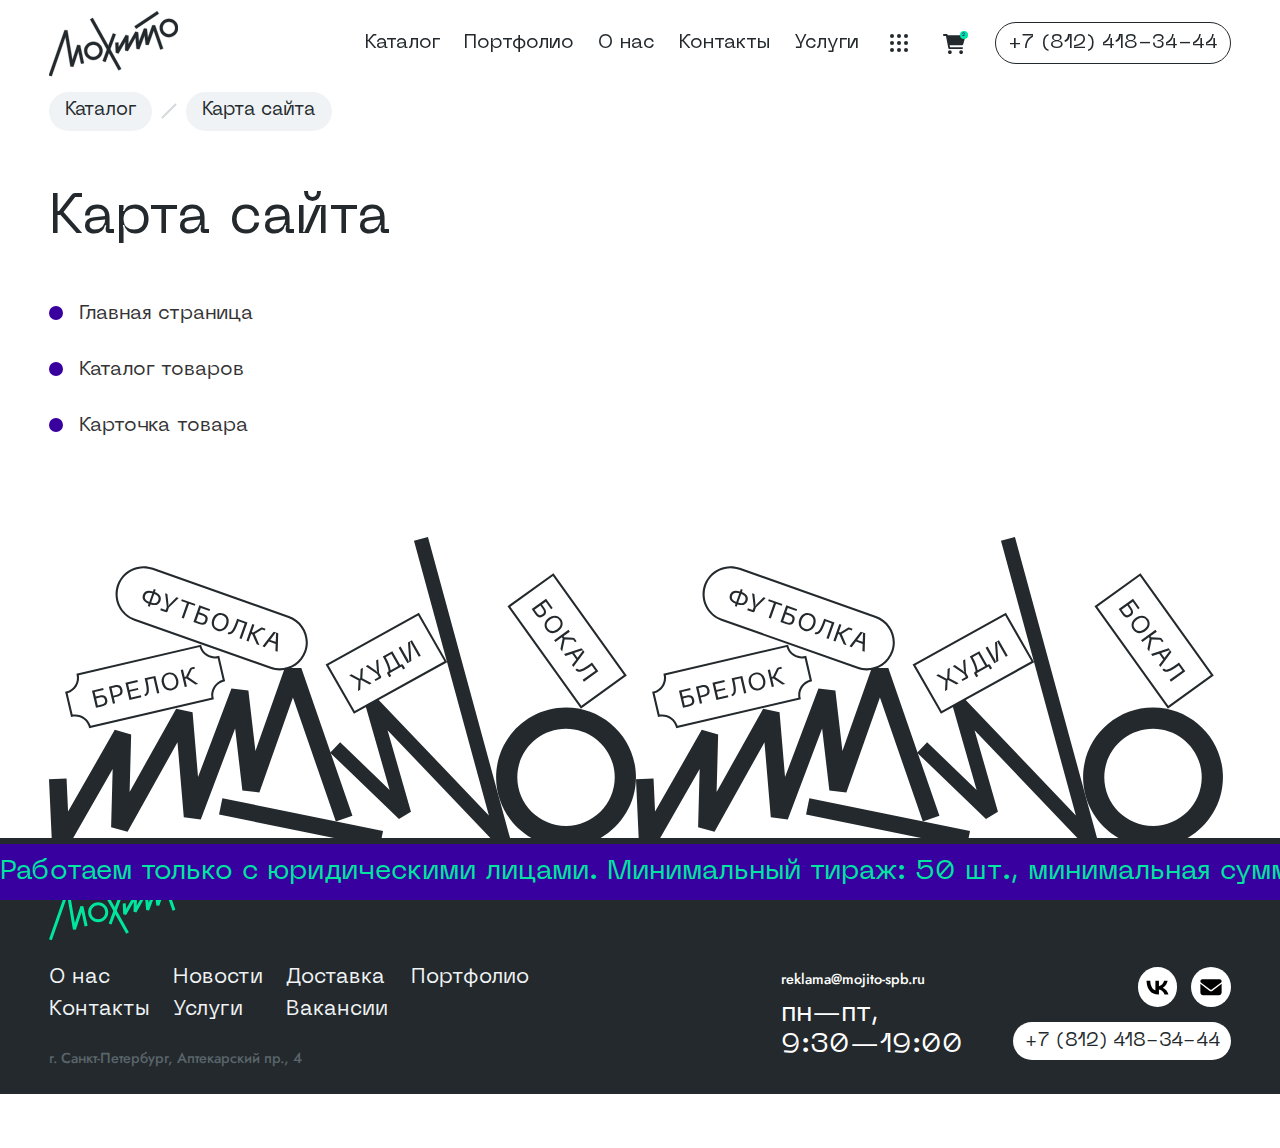
<file: sitemap.html>
<!DOCTYPE html>
<html lang="ru" class="sitemappage">

<head>
	<meta charset="UTF-8">
	<meta name="viewport" content="width=device-width, initial-scale=1.0">
	<meta name="format-detection" content="telephone=no">
	<title>Мохито</title>
	<meta name="description" content="Бизнес-подарки и мерч ручной работы">
	<link rel="shortcut icon" href="img/favicon.svg">
	<link rel="stylesheet" href="css/style.min.css">
</head>

<body>
	<div class="page">
		<header class="header">
			<div class="header__container container">
				<a class="header__logo logo" href="index.html"><img src="img/logo.svg" alt="Мохито"></a>
				<div class="header__address">г. Санкт-Петербург,<br> Аптекарский пр., 4</div>
				<div class="header__menu">
					<nav class="mainmenu">
						<div class="mainmenu__links">
							<a href="#" class="mainmenu__link mainmenu__link_catalog">Каталог</a>
							<a href="#" class="mainmenu__link">Портфолио</a>
							<a href="#" class="mainmenu__link">О нас</a>
							<a href="#" class="mainmenu__link">Контакты</a>
							<a href="#" class="mainmenu__link">Услуги</a>
							<div class="mainmenu__more">
								<div class="mainmenu__more-button menu-button"></div>
								<div class="mainmenu__submenu">
									<a href="#" class="mainmenu__link">Школа</a>
									<a href="#" class="mainmenu__link">Доставка</a>
									<a href="#" class="mainmenu__link">Вакансии</a>
								</div>
							</div>
						</div>
						<div class="mainmenu__otherlinks">
							<a href="#" class="mainmenu__otherlink">Карта сайта</a>
							<a href="#" class="mainmenu__otherlink">Политика конфиденциальности</a>
							<a href="#" class="mainmenu__otherlink">Пользовательское соглашение</a>
						</div>
						<div class="mainmenu__social">
							<a class="mainmenu__social-link" href="#"><img src="img/social-vk.svg" alt=""></a>
							<a class="mainmenu__social-link" href="#"><img src="img/social-email.svg" alt=""></a>
						</div>
						<div class="mainmenu__contacts">
							<a class="mainmenu__contact" href="mailto:reklama@mojito-spb.ru">reklama@mojito-spb.ru</a>
							<div class="mainmenu__contact">г. Санкт-Петербург,<br> Аптекарский пр., 4</div>
							<div class="mainmenu__worktime">пн—пт,<br> 9:30—19:00</div>
							<a class="mainmenu__phone" href="tel:+78124183444">+7 (812) 418-34-44</a>
						</div>
					</nav>
					<nav class="catmenu">
						<div class="catmenu__links catmenu__links_category">
							<a class="catmenu__link" href="#" data-id="62114">
								<img src="img/catmenu-icons/gift.svg" alt="Подарки к праздникам">
								<span>Подарки к праздникам</span>
							</a>
							<a class="catmenu__link" href="#" data-id="45709">
								<img src="img/catmenu-icons/snowflake.svg" alt="Новогодние подарки">
								<span>Новогодние подарки</span>
							</a>
							<a class="catmenu__link" href="#" data-id="45710">
								<img src="img/catmenu-icons/office.svg" alt="Корпоративные подарки">
								<span>Корпоративные подарки</span>
							</a>
							<a class="catmenu__link" href="#" data-id="45707">
								<img src="img/catmenu-icons/book.svg" alt="Ежедневники">
								<span>Ежедневники</span>
							</a>
							<a class="catmenu__link" href="#" data-id="45716">
								<img src="img/catmenu-icons/picture.svg" alt="Подарочные наборы">
								<span>Подарочные наборы</span>
							</a>
							<a class="catmenu__link" href="#" data-id="61297">
								<img src="img/catmenu-icons/cube.svg" alt="Детские подарки">
								<span>Детские подарки</span>
							</a>
							<a class="catmenu__link" href="#" data-id="45711">
								<img src="img/catmenu-icons/gift.svg" alt="Одежда с логотипом">
								<span>Одежда с логотипом</span>
							</a>
							<a class="catmenu__link" href="#" data-id="45717">
								<img src="img/catmenu-icons/dishes.svg" alt="Посуда">
								<span>Посуда</span>
							</a>
							<a class="catmenu__link" href="#" data-id="45726">
								<img src="img/catmenu-icons/electronics.svg" alt="Электроника">
								<span>Электроника</span>
							</a>
							<a class="catmenu__link" href="#" data-id="45708">
								<img src="img/catmenu-icons/umbrella.svg" alt="Зонты">
								<span>Зонты</span>
							</a>
							<a class="catmenu__link" href="#" data-id="60981">
								<img src="img/catmenu-icons/rain.svg" alt="Дождевики">
								<span>Дождевики</span>
							</a>
							<a class="catmenu__link" href="#" data-id="45706">
								<img src="img/catmenu-icons/house.svg" alt="Дом">
								<span>Дом</span>
							</a>
							<a class="catmenu__link" href="#" data-id="45715">
								<img src="img/catmenu-icons/plaid.svg" alt="Пледы и подушки">
								<span>Пледы и подушки</span>
							</a>
							<a class="catmenu__link" href="#" data-id="45718">
								<img src="img/catmenu-icons/cup.svg" alt="Промо-сувениры">
								<span>Промо-сувениры</span>
							</a>
							<a class="catmenu__link" href="#" data-id="45719">
								<img src="img/catmenu-icons/pen.svg" alt="Ручки">
								<span>Ручки</span>
							</a>
							<a class="catmenu__link" href="#" data-id="45714">
								<img src="img/catmenu-icons/smile.svg" alt="Отдых">
								<span>Отдых</span>
							</a>
							<a class="catmenu__link" href="#" data-id="45723">
								<img src="img/catmenu-icons/electronics.svg" alt="Флешки">
								<span>Флешки</span>
							</a>
							<a class="catmenu__link" href="#" data-id="45722">
								<img src="img/catmenu-icons/box.svg" alt="Упаковка">
								<span>Упаковка</span>
							</a>
							<a class="catmenu__link" href="#" data-id="45727">
								<img src="img/catmenu-icons/crown.svg" alt="Элитные подарки">
								<span>Элитные подарки</span>
							</a>
							<a class="catmenu__link" href="#" data-id="45725">
								<img src="img/catmenu-icons/clock.svg" alt="Часы">
								<span>Часы</span>
							</a>
							<a class="catmenu__link" href="#" data-id="45721">
								<img src="img/catmenu-icons/house.svg" alt="Сумки">
								<span>Сумки</span>
							</a>
							<a class="catmenu__link" href="#" data-id="61291">
								<img src="img/catmenu-icons/bath.svg" alt="Средства индивидуальной защиты">
								<span>Средства индивидуальной защиты</span>
							</a>
							<a class="catmenu__link" href="#" data-id="61306">
								<img src="img/catmenu-icons/ball.svg" alt="Спорт">
								<span>Спорт</span>
							</a>
							<a class="catmenu__link catmenu__link_nosubmenu" href="#" data-id="49196">
								<img src="img/catmenu-icons/other.svg" alt="Разное">
								<span>Разное</span>
							</a>
						</div>
						<div class="catmenu__links catmenu__links_subcategory" data-id="62114">
							<a class="catmenu__sublink" href="#">23 февраля</a>
							<a class="catmenu__sublink" href="#">8 марта </a>
							<a class="catmenu__sublink" href="#">День Победы 9 мая</a>
							<a class="catmenu__sublink" href="#">День защиты детей 1 июня</a>
							<a class="catmenu__sublink" href="#">День медицинского работника 20 июня </a>
							<a class="catmenu__sublink" href="#">День металлурга 18 июля </a>
							<a class="catmenu__sublink" href="#">День железнодорожника 1 августа </a>
							<a class="catmenu__sublink" href="#">День строителя 8 августа </a>
							<a class="catmenu__sublink" href="#">День знаний 1 сентября </a>
							<a class="catmenu__sublink" href="#">День нефтяника 5 сентября </a>
							<a class="catmenu__sublink" href="#">День программиста 13 сентября</a>
							<a class="catmenu__sublink" href="#">День энергетика 22 декабря</a>
							<a class="catmenu__sublink" href="#">День юриста 3 декабря</a>
						</div>
						<div class="catmenu__links catmenu__links_subcategory" data-id="45710">
							<a class="catmenu__sublink" href="#">Деловые аксессуары</a>
							<a class="catmenu__sublink" href="#">Зажимы для купюр</a>
							<a class="catmenu__sublink" href="#">Ключницы</a>
							<a class="catmenu__sublink" href="#">Визитницы, футляры для карт</a>
							<a class="catmenu__sublink" href="#">Кошельки</a>
							<a class="catmenu__sublink" href="#">Обложки для документов</a>
							<a class="catmenu__sublink" href="#">Папки, портфели</a>
							<a class="catmenu__sublink" href="#">Чехлы для электронных устройств</a>
						</div>
						<div class="catmenu__links catmenu__links_subcategory" data-id="45716">
							<a class="catmenu__sublink" href="#">Бизнес наборы</a>
							<a class="catmenu__sublink" href="#">Винные наборы</a>
							<a class="catmenu__sublink" href="#">Женские подарочные наборы</a>
							<a class="catmenu__sublink" href="#">Наборы для виски</a>
							<a class="catmenu__sublink" href="#">Наборы кожаных аксессуаров</a>
							<a class="catmenu__sublink" href="#">Съедобные наборы</a>
							<a class="catmenu__sublink" href="#">Наборы посуды</a>
							<a class="catmenu__sublink" href="#">Наборы чая и кофе</a>
							<a class="catmenu__sublink" href="#">Деловые подарочные наборы</a>
							<a class="catmenu__sublink" href="#">Welcome pack</a>
							<a class="catmenu__sublink" href="#">Наборы для путешествий</a>
							<a class="catmenu__sublink" href="#">Мужские подарочные наборы</a>
						</div>
						<div class="catmenu__links catmenu__links_subcategory" data-id="61297">
							<a class="catmenu__sublink" href="#">Детские футболки</a>
							<a class="catmenu__sublink" href="#">Детская одежда</a>
							<a class="catmenu__sublink" href="#">Детские рюкзаки</a>
							<a class="catmenu__sublink" href="#">Мягкие игрушки</a>
							<a class="catmenu__sublink" href="#">Настольные игры</a>
							<a class="catmenu__sublink" href="#">Светоотражатели</a>
							<a class="catmenu__sublink" href="#">Детские подарочные наборы</a>
							<a class="catmenu__sublink" href="#">Школьникам</a>
							<a class="catmenu__sublink" href="#">Союзмультфильм</a>
						</div>
						<div class="catmenu__links catmenu__links_subcategory" data-id="45707">
							<a class="catmenu__sublink" href="#">Органайзеры</a>
							<a class="catmenu__sublink" href="#">Блокноты</a>
							<a class="catmenu__sublink" href="#">Ежедневники</a>
							<a class="catmenu__sublink" href="#">Еженедельники</a>
							<a class="catmenu__sublink" href="#">Записные книжки</a>
							<a class="catmenu__sublink" href="#">Оригинальные ежедневники</a>
							<a class="catmenu__sublink" href="#">Планинги</a>
							<a class="catmenu__sublink" href="#">Ежедневники Portobello</a>
						</div>
						<div class="catmenu__links catmenu__links_subcategory" data-id="45711">
							<a class="catmenu__sublink" href="#">Мужские футболки</a>
							<a class="catmenu__sublink" href="#">Женские футболки</a>
							<a class="catmenu__sublink" href="#">Футболки для промо</a>
							<a class="catmenu__sublink" href="#">Поло и рубашки</a>
							<a class="catmenu__sublink" href="#">Кепки и бейсболки</a>
							<a class="catmenu__sublink" href="#">Брюки и шорты</a>
							<a class="catmenu__sublink" href="#">Ветровки</a>
							<a class="catmenu__sublink" href="#">Джемперы, свитеры</a>
							<a class="catmenu__sublink" href="#">Жилеты</a>
							<a class="catmenu__sublink" href="#">Изделия из флиса</a>
							<a class="catmenu__sublink" href="#">Куртки</a>
							<a class="catmenu__sublink" href="#">Промо-одежда</a>
							<a class="catmenu__sublink" href="#">Толстовки</a>
							<a class="catmenu__sublink" href="#">Шапки и шарфы</a>
							<a class="catmenu__sublink" href="#">Перчатки и варежки</a>
							<a class="catmenu__sublink" href="#">Платки и галстуки</a>
							<a class="catmenu__sublink" href="#">Обувь</a>
							<a class="catmenu__sublink" href="#">Аксессуары</a>
							<a class="catmenu__sublink" href="#">Поло</a>
							<a class="catmenu__sublink" href="#">Футболки унисекс</a>
							<a class="catmenu__sublink" href="#">Панамы</a>
						</div>
						<div class="catmenu__links catmenu__links_subcategory" data-id="45713">
							<a class="catmenu__sublink" href="#">Визитницы настольные</a>
							<a class="catmenu__sublink" href="#">Календари</a>
							<a class="catmenu__sublink" href="#">Наборы офисных принадлежностей</a>
							<a class="catmenu__sublink" href="#">Наградная продукция</a>
							<a class="catmenu__sublink" href="#">Настольные аксессуары</a>
							<a class="catmenu__sublink" href="#">Рамки и плакетки</a>
							<a class="catmenu__sublink" href="#">Подарочные наборы</a>
							<a class="catmenu__sublink" href="#">Стилусы, лазерные указки</a>
						</div>
						<div class="catmenu__links catmenu__links_subcategory" data-id="45717">
							<a class="catmenu__sublink" href="#">Бокалы и стаканы</a>
							<a class="catmenu__sublink" href="#">Графины и кувшины</a>
							<a class="catmenu__sublink" href="#">Ланч-боксы и контейнеры</a>
							<a class="catmenu__sublink" href="#">Кружки</a>
							<a class="catmenu__sublink" href="#">Мельницы для перца и соли</a>
							<a class="catmenu__sublink" href="#">Наборы для алкогольных напитков</a>
							<a class="catmenu__sublink" href="#">Наборы для кофе</a>
							<a class="catmenu__sublink" href="#">Наборы кухонных принадлежностей</a>
							<a class="catmenu__sublink" href="#">Ножи и наборы ножей</a>
							<a class="catmenu__sublink" href="#">Открывалки и штопоры</a>
							<a class="catmenu__sublink" href="#">Подносы и блюда</a>
							<a class="catmenu__sublink" href="#">Посуда металлическая</a>
							<a class="catmenu__sublink" href="#">Разделочные доски и скалки</a>
							<a class="catmenu__sublink" href="#">Сервизы</a>
							<a class="catmenu__sublink" href="#">Термосы, термокружки, фляги</a>
							<a class="catmenu__sublink" href="#">Столовые приборы и сервировка</a>
							<a class="catmenu__sublink" href="#">Чайные и кофейные пары</a>
							<a class="catmenu__sublink" href="#">Тарелки</a>
						</div>
						<div class="catmenu__links catmenu__links_subcategory" data-id="45726">
							<a class="catmenu__sublink" href="#">USB хабы и переходники</a>
							<a class="catmenu__sublink" href="#">USB-устройства</a>
							<a class="catmenu__sublink" href="#">Аксессуары для телефонов и
								планшетов</a>
							<a class="catmenu__sublink" href="#">Веб-камеры</a>
							<a class="catmenu__sublink" href="#">Внешние аккумуляторы</a>
							<a class="catmenu__sublink" href="#">Калькуляторы</a>
							<a class="catmenu__sublink" href="#">Компьютерные аксессуары</a>
							<a class="catmenu__sublink" href="#">Компьютерные мыши</a>
							<a class="catmenu__sublink" href="#">Наушники</a>
							<a class="catmenu__sublink" href="#">Портативные колонки</a>
							<a class="catmenu__sublink" href="#">Вентиляторы</a>
							<a class="catmenu__sublink" href="#">Метеостанции</a>
							<a class="catmenu__sublink" href="#">Жёсткие диски</a>
							<a class="catmenu__sublink" href="#">Гаджеты</a>
							<a class="catmenu__sublink" href="#">Шагомеры</a>
							<a class="catmenu__sublink" href="#">Увлажнители</a>
							<a class="catmenu__sublink" href="#">Беспроводные зарядки (док-станции)</a>
							<a class="catmenu__sublink" href="#">Ноутбуки и планшеты</a>
						</div>
						<div class="catmenu__links catmenu__links_subcategory" data-id="45708">
							<a class="catmenu__sublink" href="#">Складные зонты</a>
							<a class="catmenu__sublink" href="#">Зонты-трости</a>
							<a class="catmenu__sublink" href="#">Элитные зонты</a>
						</div>
						<div class="catmenu__links catmenu__links_subcategory" data-id="60981">
							<a class="catmenu__sublink" href="#">Дождевик на молнии</a>
							<a class="catmenu__sublink" href="#">Дождевик на кнопках</a>
							<a class="catmenu__sublink" href="#">Дождевик-анорак</a>
							<a class="catmenu__sublink" href="#">Дождевик-пончо</a>
							<a class="catmenu__sublink" href="#">Дождевик в футляре</a>
						</div>
						<div class="catmenu__links catmenu__links_subcategory" data-id="45706">
							<a class="catmenu__sublink" href="#">Вазы</a>
							<a class="catmenu__sublink" href="#">Фоторамки, фотоальбомы</a>
							<a class="catmenu__sublink" href="#">Все для дома</a>
							<a class="catmenu__sublink" href="#">Инструменты</a>
							<a class="catmenu__sublink" href="#">Интерьерные подарки</a>
							<a class="catmenu__sublink" href="#">Косметическая продукция</a>
							<a class="catmenu__sublink" href="#">Кухонные приспособления</a>
							<a class="catmenu__sublink" href="#">Лампы</a>
							<a class="catmenu__sublink" href="#">Наборы для ухода за обувью</a>
							<a class="catmenu__sublink" href="#">Подсвечники и свечи</a>
							<a class="catmenu__sublink" href="#">Полотенца и халаты</a>
							<a class="catmenu__sublink" href="#">Статуэтки настольные</a>
							<a class="catmenu__sublink" href="#">Текстиль</a>
							<a class="catmenu__sublink" href="#">Шкатулки</a>
							<a class="catmenu__sublink" href="#">Аксессуары для вина и водки</a>
							<a class="catmenu__sublink" href="#">Для детей</a>
							<a class="catmenu__sublink" href="#">Маникюрные наборы</a>
							<a class="catmenu__sublink" href="#">Товары для питомцев</a>
						</div>
						<div class="catmenu__links catmenu__links_subcategory" data-id="45715">
							<a class="catmenu__sublink" href="#">Декоративные подушки</a>
							<a class="catmenu__sublink" href="#">Пледы для дома</a>
							<a class="catmenu__sublink" href="#">Пледы дорожные</a>
						</div>
						<div class="catmenu__links catmenu__links_subcategory" data-id="45718">
							<a class="catmenu__sublink" href="#">Брелоки</a>
							<a class="catmenu__sublink" href="#">Антистрессы</a>
							<a class="catmenu__sublink" href="#">Зажигалки</a>
							<a class="catmenu__sublink" href="#">Зеркала и расчески</a>
							<a class="catmenu__sublink" href="#">Личность</a>
							<a class="catmenu__sublink" href="#">Открывалки</a>
							<a class="catmenu__sublink" href="#">Промопродукция</a>
							<a class="catmenu__sublink" href="#">Ремешки, подвески, ланъярды</a>
							<a class="catmenu__sublink" href="#">Рулетки</a>
							<a class="catmenu__sublink" href="#">Светоотражатели</a>
							<a class="catmenu__sublink" href="#">Скребки</a>
							<a class="catmenu__sublink" href="#">Канцтовары</a>
							<a class="catmenu__sublink" href="#">Держатели для документов</a>
							<a class="catmenu__sublink" href="#">Магниты</a>
							<a class="catmenu__sublink" href="#">Товары для животных</a>
						</div>
						<div class="catmenu__links catmenu__links_subcategory" data-id="45719">
							<a class="catmenu__sublink" href="#">Наборы с ручками</a>
							<a class="catmenu__sublink" href="#">Оригинальные ручки</a>
							<a class="catmenu__sublink" href="#">Пеналы</a>
							<a class="catmenu__sublink" href="#">Ручки перьевые</a>
							<a class="catmenu__sublink" href="#">Ручки роллер</a>
							<a class="catmenu__sublink" href="#">Ручки шариковые</a>
							<a class="catmenu__sublink" href="#">Футляры для ручек</a>
							<a class="catmenu__sublink" href="#">Карандаши</a>
							<a class="catmenu__sublink" href="#">Аксессуары для ручек</a>
							<a class="catmenu__sublink" href="#">Маркеры и фломастеры</a>
							<a class="catmenu__sublink" href="#">Ручки-стилусы</a>
						</div>
						<div class="catmenu__links catmenu__links_subcategory" data-id="45714">
							<a class="catmenu__sublink" href="#">Автомобильные аксессуары</a>
							<a class="catmenu__sublink" href="#">Аксессуары для болельщиков</a>
							<a class="catmenu__sublink" href="#">Бинокли, подзорные трубы, компасы,
								адаптеры</a>
							<a class="catmenu__sublink" href="#">Бутылки для воды</a>
							<a class="catmenu__sublink" href="#">Гамаки, складные коврики</a>
							<a class="catmenu__sublink" href="#">Дорожные портмоне</a>
							<a class="catmenu__sublink" href="#">Игры и головоломки</a>
							<a class="catmenu__sublink" href="#">Инструменты, мультитулы, фонари</a>
							<a class="catmenu__sublink" href="#">Книги</a>
							<a class="catmenu__sublink" href="#">Кодовые замки, бирки</a>
							<a class="catmenu__sublink" href="#">Весы</a>
							<a class="catmenu__sublink" href="#">Мячи</a>
							<a class="catmenu__sublink" href="#">Наборы для пикника</a>
							<a class="catmenu__sublink" href="#">Очки</a>
							<a class="catmenu__sublink" href="#">Подушки под голову</a>
							<a class="catmenu__sublink" href="#">Аптечки</a>
							<a class="catmenu__sublink" href="#">Пляжный отдых и спорт</a>
							<a class="catmenu__sublink" href="#">Наборы для детского творчества</a>
							<a class="catmenu__sublink" href="#">Дорожные аксессуары</a>
							<a class="catmenu__sublink" href="#">Для СПА и сауны</a>
						</div>
						<div class="catmenu__links catmenu__links_subcategory" data-id="45723">
							<a class="catmenu__sublink" href="#">USB флешки</a>
							<a class="catmenu__sublink" href="#">Оригинальные флешки</a>
						</div>
						<div class="catmenu__links catmenu__links_subcategory" data-id="45722">
							<a class="catmenu__sublink" href="#">Жестяная упаковка</a>
							<a class="catmenu__sublink" href="#">Подарочная упаковка</a>
							<a class="catmenu__sublink" href="#">Упаковка для новогодних подарков</a>
							<a class="catmenu__sublink" href="#">Упаковка для флеш-карт</a>
							<a class="catmenu__sublink" href="#">Упаковка для алкоголя</a>
							<a class="catmenu__sublink" href="#">Упаковка для кружек</a>
							<a class="catmenu__sublink" href="#">Упаковка для ручек</a>
						</div>
						<div class="catmenu__links catmenu__links_subcategory" data-id="45727">
							<a class="catmenu__sublink" href="#">Элитный фарфор</a>
							<a class="catmenu__sublink" href="#">Элитная посуда</a>
							<a class="catmenu__sublink" href="#">Цветы серебряные</a>
							<a class="catmenu__sublink" href="#">Хьюмидоры и аксессуары для сигар</a>
							<a class="catmenu__sublink" href="#">Украшения</a>
							<a class="catmenu__sublink" href="#">Религиозные подарки</a>
							<a class="catmenu__sublink" href="#">Подарочные наборы</a>
							<a class="catmenu__sublink" href="#">Музыкальные сувениры</a>
							<a class="catmenu__sublink" href="#">Мужские аксессуары</a>
							<a class="catmenu__sublink" href="#">Золотые символы</a>
							<a class="catmenu__sublink" href="#">Знаки Внимания</a>
						</div>
						<div class="catmenu__links catmenu__links_subcategory" data-id="45725">
							<a class="catmenu__sublink" href="#">VIP-часы</a>
							<a class="catmenu__sublink" href="#">Интерьерные часы</a>
							<a class="catmenu__sublink" href="#">Наручные часы</a>
							<a class="catmenu__sublink" href="#">Настенные часы</a>
							<a class="catmenu__sublink" href="#">Настольные часы</a>
							<a class="catmenu__sublink" href="#">Песочные часы</a>
							<a class="catmenu__sublink" href="#">Наградные часы</a>
							<a class="catmenu__sublink" href="#">Футляры для часов</a>
						</div>
						<div class="catmenu__links catmenu__links_subcategory" data-id="45721">
							<a class="catmenu__sublink" href="#">Дамские сумки и косметички</a>
							<a class="catmenu__sublink" href="#">Дорожные сумки</a>
							<a class="catmenu__sublink" href="#">Чемоданы, портпледы</a>
							<a class="catmenu__sublink" href="#">Конференц-сумки и портфели</a>
							<a class="catmenu__sublink" href="#">Несессеры</a>
							<a class="catmenu__sublink" href="#">Пляжные сумки</a>
							<a class="catmenu__sublink" href="#">Рюкзаки</a>
							<a class="catmenu__sublink" href="#">Сумки для ноутбука</a>
							<a class="catmenu__sublink" href="#">Шопперы</a>
							<a class="catmenu__sublink" href="#">Сумки-холодильники</a>
							<a class="catmenu__sublink" href="#">Промо-сумки</a>
							<a class="catmenu__sublink" href="#">Поясные сумки</a>
						</div>
						<div class="catmenu__links catmenu__links_subcategory" data-id="45709">
							<a class="catmenu__sublink" href="#">Новогодняя подборка от Мохито</a>
							<a class="catmenu__sublink" href="#">Аксессуары с новогодней
								символикой</a>
							<a class="catmenu__sublink" href="#">Новогодние игрушки</a>
							<a class="catmenu__sublink" href="#">Новогодние наборы</a>
							<a class="catmenu__sublink" href="#">Новогодние украшения</a>
							<a class="catmenu__sublink" href="#">Новогодний офис</a>
							<a class="catmenu__sublink" href="#">Новогодний стол</a>
							<a class="catmenu__sublink" href="#">Оригинальные календари</a>
							<a class="catmenu__sublink" href="#">Новогодние открытки</a>
							<a class="catmenu__sublink" href="#">Новогодняя упаковка</a>
						</div>
						<div class="catmenu__links catmenu__links_subcategory" data-id="61291">
							<a class="catmenu__sublink" href="#">Антисептики и салфетки</a>
							<a class="catmenu__sublink" href="#">Защитные маски</a>
							<a class="catmenu__sublink" href="#">Наборы СИЗ</a>
							<a class="catmenu__sublink" href="#">Стерилизаторы</a>
						</div>
						<div class="catmenu__links catmenu__links_subcategory" data-id="61306">
							<a class="catmenu__sublink" href="#">Бутылки для воды и шейкеры</a>
							<a class="catmenu__sublink" href="#">Спортивные наборы</a>
							<a class="catmenu__sublink" href="#">Спортивный инвентарь</a>
							<a class="catmenu__sublink" href="#">Спортивные полотенца</a>
							<a class="catmenu__sublink" href="#">Фитнес-браслеты и часы</a>
							<a class="catmenu__sublink" href="#">Спортивная одежда</a>
							<a class="catmenu__sublink" href="#">Спортивные аксессуары</a>
						</div>
					</nav>
				</div>
				<a class="header__cart" href="#"><span>2</span></a>
				<a class="header__phone" href="tel:+78124183444">+7 (812) 418-34-44</a>
				<div class="header__mobilemenu menu-button"></div>
			</div>
		</header>
		<section class="section breadcrumbs">
			<div class="breadcrumbs__item">
				<a class="breadcrumbs__link" href="#">Каталог</a>
			</div>
			<div class="breadcrumbs__item">
				<div class="breadcrumbs__link">Карта сайта</div>
			</div>
		</section>
		<section class="section sitemap">
			<h1 class="sitemap__title title title_big">Карта сайта</h1>
			<ul class="sitemap__list">
				<li class="sitemap__item"><a href="index.html" class="sitemap__link">Главная страница</a></li>
				<li class="sitemap__item"><a href="catalog.html" class="sitemap__link">Каталог товаров</a></li>
				<li class="sitemap__item"><a href="product.html" class="sitemap__link">Карточка товара</a></li>
			</ul>
		</section>
		<footer class="footer">
			<div class="footer__image"><img src="img/footer-img.svg" alt=""></div>
			<div class="footer__body">
				<a class="footer__logo logo" href="index.html"><img src="img/logo-green.svg" alt="Мохито"></a>
				<div class="footer__content">
					<div class="footer__section-menu">
						<div class="footer__menu">
							<a class="footer__menu-link" href="#">О нас</a>
							<a class="footer__menu-link" href="#">Новости</a>
							<a class="footer__menu-link" href="#">Доставка</a>
							<a class="footer__menu-link" href="#">Портфолио</a>
							<a class="footer__menu-link" href="#">Контакты</a>
							<a class="footer__menu-link" href="#">Услуги</a>
							<a class="footer__menu-link" href="#">Вакансии</a>
						</div>
						<div class="footer__address">г. Санкт-Петербург, Аптекарский пр., 4</div>
					</div>
					<div class="footer__section-contacts">
						<div class="footer__contact-item">
							<a class="footer__email" href="mailto:reklama@mojito-spb.ru">reklama@mojito-spb.ru</a>
							<div class="footer__worktime">пн—пт,<br> 9:30—19:00</div>
						</div>
						<div class="footer__contact-item">
							<div class="footer__social">
								<a class="footer__social-link" href="#"><img src="img/social-vk.svg" alt=""></a>
								<a class="footer__social-link" href="#"><img src="img/social-email.svg" alt=""></a>
							</div>
							<a class="footer__phone" href="tel:+78124183444">+7 (812) 418-34-44</a>
						</div>
					</div>
				</div>
			</div>
		</footer>
		<div class="stickycart">
			<div class="stickycart__body container">
				<div class="stickycart__title">В корзине:</div>
				<div class="stickycart__list">
					<div class="stickycart__list-item">Зонт-трость «Тилос», зеленый</div>
					<div class="stickycart__list-item">Ежедневник Portobello Lite, черный</div>
					<div class="stickycart__list-item">Ежедневник Portobello Lite, черный</div>
					<div class="stickycart__list-item">Зонт-трость «Тилос», красный</div>
					<div class="stickycart__list-item">LEWIS Блокнот-Наклейка, бежевый</div>
					<div class="stickycart__list-item">LEWIS Блокнот-Наклейка, бежевый</div>
				</div>
				<div class="stickycart__total">
					<div class="stickycart__total-products"><span>15</span> позиций</div>
					<div class="stickycart__total-quantity"><span>2300</span> шт</div>
				</div>
				<div class="stickycart__price">
					<div class="stickycart__price-caption">сумма</div>
					<div class="stickycart__price-value">250 000 ₽</div>
				</div>
				<div class="stickycart__buttons">
					<button class="stickycart__button button button_medium">В корзину</button>
					<button class="stickycart__open button button_medium"><img src="img/arrow-up.svg" alt=""></button>
				</div>
			</div>
			<div class="stickycart__more">
				<div class="container">
					<div class="cart">
						<div class="cart__list cart__list_scroll">
							<div class="cart__product">
								<a class="cart__product-image" href="#"><img class="cover" src="img/product-card-img5.jpg" alt=""></a>
								<a class="cart__product-title" href="#">Зонт-трость «Тилос», зеленый</a>
								<div class="cart__product-color color-green"></div>
								<div class="cart__product-price">144 ₽</div>
								<div class="cart__product-quantity quantity">
									<button class="quantity__btn quantity__btn_dwn">-</button>
									<input class="quantity__input" type="number" value="30">
									<button class="quantity__btn quantity__btn_up">+</button>
								</div>
								<div class="cart__product-sum">9434 ₽</div>
							</div>
							<div class="cart__product">
								<a class="cart__product-image" href="#"><img class="cover" src="img/product-card-img1.jpg" alt=""></a>
								<a class="cart__product-title" href="#">LEWIS Блокнот-Наклейка, бежевый</a>
								<div class="cart__product-color color-brown"></div>
								<div class="cart__product-price">1 244 ₽</div>
								<div class="cart__product-quantity quantity">
									<button class="quantity__btn quantity__btn_dwn">-</button>
									<input class="quantity__input" type="number" value="5">
									<button class="quantity__btn quantity__btn_up">+</button>
								</div>
								<div class="cart__product-sum">3 201 ₽</div>
							</div>
							<div class="cart__product">
								<a class="cart__product-image" href="#"><img class="cover" src="img/product-card-img5.jpg" alt=""></a>
								<a class="cart__product-title" href="#">Зонт-трость «Тилос», зеленый</a>
								<div class="cart__product-color color-green-white"></div>
								<div class="cart__product-price">144 ₽</div>
								<div class="cart__product-quantity quantity">
									<button class="quantity__btn quantity__btn_dwn">-</button>
									<input class="quantity__input" type="number" value="11">
									<button class="quantity__btn quantity__btn_up">+</button>
								</div>
								<div class="cart__product-sum">9434 ₽</div>
							</div>
							<div class="cart__product">
								<a class="cart__product-image" href="#"><img class="cover" src="img/product-card-img2.jpg" alt=""></a>
								<a class="cart__product-title" href="#">Ежедневник Portobello Lite, черный</a>
								<div class="cart__product-color color-black"></div>
								<div class="cart__product-price">424 ₽</div>
								<div class="cart__product-quantity quantity">
									<button class="quantity__btn quantity__btn_dwn">-</button>
									<input class="quantity__input" type="number" value="7">
									<button class="quantity__btn quantity__btn_up">+</button>
								</div>
								<div class="cart__product-sum">1 434 ₽</div>
							</div>
							<div class="cart__product">
								<a class="cart__product-image" href="#"><img class="cover" src="img/product-card-img3.jpg" alt=""></a>
								<a class="cart__product-title" href="#">Зонт-трость «Тилос», красный</a>
								<div class="cart__product-color color-red"></div>
								<div class="cart__product-price">144 ₽</div>
								<div class="cart__product-quantity quantity">
									<button class="quantity__btn quantity__btn_dwn">-</button>
									<input class="quantity__input" type="number" value="25">
									<button class="quantity__btn quantity__btn_up">+</button>
								</div>
								<div class="cart__product-sum">411 ₽</div>
							</div>
							<div class="cart__product">
								<a class="cart__product-image" href="#"><img class="cover" src="img/product-card-img5.jpg" alt=""></a>
								<a class="cart__product-title" href="#">Зонт-трость «Тилос», зеленый</a>
								<div class="cart__product-color color-blue"></div>
								<div class="cart__product-price">144 ₽</div>
								<div class="cart__product-quantity quantity">
									<button class="quantity__btn quantity__btn_dwn">-</button>
									<input class="quantity__input" type="number" value="1">
									<button class="quantity__btn quantity__btn_up">+</button>
								</div>
								<div class="cart__product-sum">9434 ₽</div>
							</div>
							<div class="cart__product">
								<a class="cart__product-image" href="#"><img class="cover" src="img/product-card-img2.jpg" alt=""></a>
								<a class="cart__product-title" href="#">Ежедневник Portobello Lite, черный</a>
								<div class="cart__product-color color-black"></div>
								<div class="cart__product-price">424 ₽</div>
								<div class="cart__product-quantity quantity">
									<button class="quantity__btn quantity__btn_dwn">-</button>
									<input class="quantity__input" type="number" value="7">
									<button class="quantity__btn quantity__btn_up">+</button>
								</div>
								<div class="cart__product-sum">1 434 ₽</div>
							</div>
							<div class="cart__product">
								<a class="cart__product-image" href="#"><img class="cover" src="img/product-card-img3.jpg" alt=""></a>
								<a class="cart__product-title" href="#">Зонт-трость «Тилос», красный</a>
								<div class="cart__product-color color-red"></div>
								<div class="cart__product-price">144 ₽</div>
								<div class="cart__product-quantity quantity">
									<button class="quantity__btn quantity__btn_dwn">-</button>
									<input class="quantity__input" type="number" value="25">
									<button class="quantity__btn quantity__btn_up">+</button>
								</div>
								<div class="cart__product-sum">411 ₽</div>
							</div>
							<div class="cart__product">
								<a class="cart__product-image" href="#"><img class="cover" src="img/product-card-img5.jpg" alt=""></a>
								<a class="cart__product-title" href="#">Зонт-трость «Тилос», зеленый</a>
								<div class="cart__product-color color-blue"></div>
								<div class="cart__product-price">144 ₽</div>
								<div class="cart__product-quantity quantity">
									<button class="quantity__btn quantity__btn_dwn">-</button>
									<input class="quantity__input" type="number" value="1">
									<button class="quantity__btn quantity__btn_up">+</button>
								</div>
								<div class="cart__product-sum">9434 ₽</div>
							</div>
						</div>
						<div class="cart__list-overlay"></div>
					</div>
				</div>
			</div>
		</div>
		<div class="marquee">
			<div class="marquee__text">Работаем только с юридическими лицами. Минимальный тираж: 50 шт., минимальная сумма заказа: 50 000 ₽.  Работаем только с юридическими лицами. Минимальный тираж: 50 шт., минимальная сумма заказа: 50 000 ₽.&nbsp;&nbsp;</div>
			<div class="marquee__text">Работаем только с юридическими лицами. Минимальный тираж: 50 шт., минимальная сумма заказа: 50 000 ₽.  Работаем только с юридическими лицами. Минимальный тираж: 50 шт., минимальная сумма заказа: 50 000 ₽.&nbsp;&nbsp;</div>
		</div>
		<div class="up"></div>
	</div>
	<script src="js/jquery-3.4.1.min.js"></script>
	<script src="js/slick.min.js"></script>
	<script src="js/script.min.js"></script>
</body>

</html>
</file>
<file: css/style.min.css>
@import url('https://fonts.googleapis.com/css2?family=Jost:ital,wght@0,100..900;1,100..900&display=swap');@font-face{font-family:'Neue Machina';src:url('../font/NeueMachina-Ultralight.woff2') format('woff2');font-weight:200;font-style:normal;font-display:swap}@font-face{font-family:'Neue Machina';src:url('../font/NeueMachina-Light.woff2') format('woff2');font-weight:300;font-style:normal;font-display:swap}@font-face{font-family:'Neue Machina';src:url('../font/NeueMachina-Regular.woff2') format('woff2');font-weight:400;font-style:normal;font-display:swap}@font-face{font-family:'Neue Machina';src:url('../font/NeueMachina-Medium.woff2') format('woff2');font-weight:500;font-style:normal;font-display:swap}@font-face{font-family:'Neue Machina';src:url('../font/NeueMachina-Bold.woff2') format('woff2');font-weight:600;font-style:normal;font-display:swap}@font-face{font-family:'Neue Machina';src:url('../font/NeueMachina-Ultrabold.woff2') format('woff2');font-weight:800;font-style:normal;font-display:swap}@font-face{font-family:'Neue Machina';src:url('../font/NeueMachina-Black.woff2') format('woff2');font-weight:900;font-style:normal;font-display:swap}*{padding:0;margin:0;-webkit-tap-highlight-color:transparent;}*,*:before,*:after{box-sizing:border-box;-moz-box-sizing:border-box;-webkit-box-sizing:border-box}:focus,:active,a:focus,a:active{outline:none;}article,aside,details,figcaption,figure,footer,header,hgroup,menu,nav,section{display:block}html,body{width:100%;min-height:100%;font-size:100%;line-height:normal;-webkit-text-size-adjust:none}input,button,textarea,select{font-family:inherit;appearance:none;-webkit-appearance:none;-moz-appearance:none;border-radius:0;background:none}input::placeholder,textarea::placeholder{opacity:1;}input::-ms-clear{display:none;}button::-moz-focus-inner{padding:0;border:0;}button,.button,input[type="button"],input[type=submit]{cursor:pointer;}button[disabled],input[disabled]{cursor:default;}input[type="search"]::-webkit-search-decoration,input[type="search"]::-webkit-search-cancel-button,input[type="search"]::-webkit-search-results-button,input[type="search"]::-webkit-search-results-decoration{display:none;}input[type="number"]::-webkit-outer-spin-button,input[type="number"]::-webkit-inner-spin-button{-webkit-appearance:none;}input[type="number"]{-moz-appearance:textfield;}a,a:hover,a:visited{text-decoration:none;}img{vertical-align:top;max-width:100%;}h1,h2,h3,h4,h5,h6{font-size:inherit;font-weight:normal;}ol,ul{list-style:none;}ol{counter-reset:myCounter;}ol li:before{counter-increment:myCounter;content:counter(myCounter);margin-right:5px}table{border-collapse:collapse;border-spacing:0;}th{font-weight:inherit;}:root{--font-family:"Neue Machina",sans-serif;--second-family:"Jost",sans-serif;--white:#fff;--black:#000;--f0f3f5:rgba(240,243,245,.3);--brand-green:#00e6a0;--brand-lightgreen:#a7f3dc;--brand-blue:#3900a0;--brand-lightblue:#aa9ce2;--main-900:#23292c;--main-800:#3a454a;--main-700:#5a656b;--main-600:#8d989e;--main-500:#afb8bd;--main-400:#c4c9cc;--main-300:#d5d9db;--main-200:#e6e9eb;--main-100:#f0f3f5;--adaptive:((100vw - 360px) / (1584 - 360));--header-height:clamp(70px,70px + (92 - 70) * var(--adaptive),92px);--marquee-height:clamp(32px,32px + (64 - 32) * var(--adaptive),64px);--arrow-size:clamp(18px,18px + (34 - 18) * var(--adaptive),34px);--section-padding:clamp(36px,36px + (72 - 36) * var(--adaptive),72px)}body{font-family:var(--font-family);font-weight:400;font-size:20px;line-height:1.2em;color:var(--main-900);background:var(--white);overflow-x:hidden}.page{width:100%;min-width:360px;overflow:hidden;position:relative;padding-top:var(--header-height)}.section,.container,.footer{max-width:1584px;padding-left:clamp(16px,16px + (60 - 16) * var(--adaptive),60px);padding-right:clamp(16px,16px + (60 - 16) * var(--adaptive),60px);margin:0 auto;position:relative}.section::after,.footer__body::after{content:'';display:block;position:absolute;top:0;bottom:0;left:calc((100% - 100vw) / 2);right:calc((100% - 100vw) / 2);min-width:360px;z-index:-1}@media (max-width:360px){.section::after,.footer::after{left:-16px;right:-16px}}.section{margin-bottom:var(--section-padding)}.logo{width:clamp(85px,85px + (143 - 85) * var(--adaptive),143px);position:relative;z-index:2;flex-shrink:0}.menu-button{width:32px;height:32px;background:url(../img/menu-icon.svg) center no-repeat;flex-shrink:0;transition:.3s;z-index:2}a,a:before,button{transition:.3s}p:not(:last-child){margin-bottom:16px}.cover{object-fit:cover;object-position:center;position:absolute;top:0;left:0;width:100%;height:100%}.contain{object-fit:contain;object-position:center;position:absolute;top:0;left:0;width:100%;height:100%}.title{font-size:clamp(22px,22px + (32 - 22) * var(--adaptive),32px);line-height:1.08}.title_big{font-size:clamp(32px,32px + (64 - 32) * var(--adaptive),64px);line-height:.92}.button{display:flex;align-items:center;justify-content:center;width:fit-content;padding:.4em .8em .5em;border:none;border-radius:100px;background:var(--main-900);color:var(--white);font-weight:400;font-size:clamp(16px,16px + (20 - 16) * var(--adaptive),20px);line-height:1.2}@media (pointer:coarse){.button{padding:.5em .8em .4em}}.button_medium{font-size:clamp(16px,16px + (32 - 16) * var(--adaptive),32px);line-height:1.1}.button_big{font-size:clamp(20px,20px + (48 - 20) * var(--adaptive),48px);line-height:1.1;padding:.34em .8em .44em}@media (pointer:coarse){.button{padding:.44em .8em .34em}}.button_small{font-size:16px}@media (hover:hover){.button:hover{background:var(--brand-blue);cursor:pointer}}.button:active{transform:scale(.95)}.color-black{background:var(--main-900)}.color-blue{background:var(--brand-blue)}.color-green{background:var(--brand-green)}.color-orange{background:#ff8a00}.color-red{background:#f00}.color-vinous{background:#97001b}.color-gray{background:#e6e9eb}.color-brown{background:#ccc79f}.color-green-white{background:linear-gradient(90deg,#fff 0%,#fff 50%,#00e6a0 50%,#00e6a0 100%)}.color-gray-black{background:linear-gradient(90deg,#d5d9db 0%,#d5d9db 50%,#000 50%,#000 100%)}.slick-list{overflow:hidden}.slick-track{display:flex}.slider-fix{min-width:0}.slick-dots{display:grid;grid-auto-flow:column;grid-gap:12px;align-items:center;justify-content:start;height:12px;margin:12px 0}.slick-dots li{background:var(--main-900);width:4px;height:4px;border-radius:50%;cursor:pointer;transition:.3s}.slick-dots li.slick-active{width:12px;height:12px}.slick-dots li button{font-size:0;border:none}.header{position:fixed;top:0;left:0;right:0;z-index:1100;transition:transform .5s}.header::before{content:'';display:block;position:absolute;inset:0;background:rgba(255,255,255,.6);-webkit-backdrop-filter:blur(24px);backdrop-filter:blur(24px)}.header_hide{transform:translateY(-110%)}.header__container{height:var(--header-height);display:flex;justify-content:space-between;align-items:center;gap:24px}.header__address{font-family:var(--second-family);font-weight:400;font-size:10px;line-height:1.2;color:var(--main-600);flex:1}.header__menu{align-self:stretch;display:flex;align-items:center;position:relative}.header__cart{width:32px;height:32px;background:url(../img/cart-icon.svg) center no-repeat;background-size:contain;position:relative;flex-shrink:0;margin:0 clamp(0,0px + (42 - 0) * var(--adaptive),42px);transition:opacity .3s}.header__cart span{font-family:var(--second-family);font-weight:500;font-size:5px;color:var(--brand-blue);display:flex;align-items:center;justify-content:center;border-radius:100%;background:var(--brand-green);position:absolute;top:4px;right:3px;height:8px;min-width:8px;padding:0 2px}.header__phone{color:var(--main-900);border:1px solid var(--main-900);border-radius:100px;padding:.4em .6em;white-space:nowrap}@media (hover:hover){.header__phone:hover{background:var(--brand-blue);border-color:var(--brand-blue);color:var(--white)}.header__cart:hover{opacity:.8}}@media (max-width:1335px){.header__address{font-size:0;opacity:0}}@media (max-width:1200px){.header__phone{display:none}.header__cart{margin-right:0}}@media (min-width:861px){.header__mobilemenu{display:none}}@media (max-height:431px){.header{position:absolute}}.mainmenu__links{display:flex;align-items:center;gap:24px}.mainmenu__link{color:var(--main-900);white-space:nowrap}@media (hover:hover){.mainmenu__link:hover{color:var(--main-700)}}@media (min-width:861px){.mainmenu__submenu{position:absolute;top:100%;right:-30px;-webkit-backdrop-filter:blur(24px);backdrop-filter:blur(24px);background:rgba(255,255,255,.6);display:flex;align-items:center;gap:24px;padding:0 36px;height:var(--header-height);transition:.3s;opacity:0;pointer-events:none}.mainmenu__submenu::before{content:'';display:block;width:100px;height:30px;position:absolute;bottom:100%;right:0}.mainmenu__more{cursor:pointer}.mainmenu__more:hover .mainmenu__submenu{opacity:1;pointer-events:all}.mainmenu__more:hover .menu-button{opacity:.8}.mainmenu__otherlinks,.mainmenu__social,.mainmenu__contacts{display:none}}@media (max-width:860px){.mainmenu{position:fixed;top:0;left:0;right:0;height:100%;padding:30px clamp(16px,16px + (60 - 16) * var(--adaptive),60px);border-top:80px solid var(--white);background:var(--white);overflow-x:hidden;overflow-y:auto;overscroll-behavior:contain;display:grid;grid-template-columns:1fr auto;grid-template-rows:auto auto 1fr;grid-gap:60px;transform:translateY(-100%);transition:transform .3s}.mainmenu_open{transform:translateY(0)}.mainmenu>*{transition:.2s 0s;transform:translateY(-20px);opacity:0;}.mainmenu_open>*{transition:.4s .2s;transform:translateY(0);opacity:1;}.mainmenu__links,.mainmenu__submenu{display:grid;grid-gap:14px}.mainmenu__link{font-size:22px}.mainmenu__more-button{display:none}.mainmenu__otherlinks{display:grid;grid-gap:10px}.mainmenu__otherlink{font-size:16px;line-height:1.125;color:var(--main-900)}.mainmenu__social{grid-column:2;grid-row:1 / span 2;display:grid;grid-gap:8px;align-content:start}.mainmenu__social-link{width:32px;height:32px;border-radius:100px;background:var(--main-900)}.mainmenu__contacts{grid-column:span 2;align-self:end;display:grid;grid-template-columns:repeat(2,auto);justify-content:space-between;grid-gap:12px}.mainmenu__contact{grid-column:span 2;font-family:var(--second-family);font-size:14px;line-height:1.1;color:var(--main-700)}.mainmenu__worktime{font-size:16px;line-height:1.125;color:var(--main-900)}.mainmenu__phone{font-size:16px;line-height:1.125;color:var(--white);background:var(--main-900);border-radius:100px;padding:.75em 1em;white-space:nowrap;margin-top:-5px}}.catmenu{height:calc(100vh - var(--header-height));min-height:300px;width:max-content;position:absolute;left:-24px;top:100%;display:flex;align-items:flex-start;transition:opacity .3s;opacity:0;pointer-events:none}.catmenu_open{opacity:1;pointer-events:all}@media (hover:hover){.catmenu::before,.catmenu::after{content:'';display:block;position:absolute;bottom:100%;left:0}.catmenu::before{width:80px;height:60px;cursor:pointer}.catmenu::after{width:110px;height:30px}}.catmenu__links{max-height:100%;overflow-x:hidden;overflow-y:auto;overscroll-behavior:contain;flex-shrink:0}.catmenu__links::-webkit-scrollbar{width:4px;height:0;background:var(--main-300)}.catmenu__links::-webkit-scrollbar-thumb{background:var(--main-600);border-radius:5px}.catmenu__links::-webkit-scrollbar-button:vertical:start:decrement,.catmenu__links::-webkit-scrollbar-button:vertical:end:increment{display:none}@-moz-document url-prefix(){.catmenu__links{scrollbar-color:var(--main-600) var(--main-300);scrollbar-width:thin}}.catmenu__links_category{width:350px;background:var(--white)}.catmenu__link{background:var(--white);padding:10px 24px;display:grid;grid-template-columns:auto 1fr auto;grid-gap:8px;font-weight:400;font-size:20px;line-height:1.2;color:var(--main-900);position:relative}.catmenu__link span{padding:3px 0}.catmenu__link::after{content:'';display:block;width:17px;height:32px;background:url(../img/catmenu-icons/arrow.svg) center no-repeat}.catmenu__link_active,.catmenu__link:hover{background:var(--main-200)}.catmenu__links_subcategory{padding:5px 0 15px;background:var(--main-100);display:none}.catmenu__links_active{display:block}.catmenu__sublink{display:block;padding:10px 24px;background:var(--main-100);color:var(--main-900)}.catmenu__sublink:hover{background:var(--main-300)}@media (max-width:1200px){.catmenu__links_subcategory{max-width:312px}}@media (max-width:860px){.catmenu{display:none}}.bigslider__head{display:flex;align-items:flex-end;justify-content:space-between;gap:10px;margin-bottom:clamp(16px,16px + (24 - 16) * var(--adaptive),24px)}.bigslider__head-subtitle{font-family:var(--second-family);font-size:clamp(14px,14px + (20 - 14) * var(--adaptive),20px);line-height:1.1;text-align:right}.bigslider__nav{margin-top:24px;display:flex;align-items:center;justify-content:space-between;gap:40px}@media (max-width:860px){.bigslider__nav{flex-direction:row-reverse}}.poster{display:grid;grid-template-columns:repeat(2,auto);grid-template-rows:1fr auto;justify-content:space-between;color:var(--white)}.poster__image{grid-row:1 / span 2;grid-column:1 / span 2;height:clamp(266px,266px + (640 - 266) * var(--adaptive),640px);position:relative;z-index:-1;transition:filter .6s}.poster__image_big{height:calc(100vh - var(--header-height) - var(--marquee-height) - 80px);max-height:640px;min-height:340px}.poster__title{grid-row:1;grid-column:1;font-size:clamp(32px,32px + (64 - 32) * var(--adaptive),64px);line-height:.92;padding:clamp(12px,12px + (24 - 12) * var(--adaptive),24px);max-width:12em}.poster__desc{grid-row:1;grid-column:2;font-size:clamp(16px,16px + (24 - 16) * var(--adaptive),24px);;line-height:1.1;padding:clamp(12px,12px + (24 - 12) * var(--adaptive),24px);max-width:15em}.poster__caption{grid-row:2;grid-column:1 / span 2;font-size:clamp(16px,16px + (32 - 16) * var(--adaptive),32px);line-height:1.08;border-top:1px solid var(--white);padding:clamp(12px,12px + (30 - 12) * var(--adaptive),30px);display:grid;grid-template-columns:repeat(2,1fr);transition:transform .6s}.poster__caption::after{content:'';display:block;width:var(--arrow-size);height:var(--arrow-size);background:url(../img/arrow.svg) center no-repeat;background-size:contain;filter:brightness(1000%);justify-self:end}@media (hover:hover){.poster:hover .poster__image{filter:brightness(.8)}.poster:hover .poster__caption{transform:translateY(-24px)}}@media (max-width:860px){.poster__desc{display:none}.poster__title{margin-right:60px}.poster__image_big{max-height:unset}}.merch__head{display:flex;flex-wrap:wrap;gap:10px 40px;margin-bottom:clamp(32px,32px + (72 - 32) * var(--adaptive),72px)}.merch__title{flex:1}.merch__desc{flex:2;min-width:300px;font-size:clamp(16px,16px + (32 - 16) * var(--adaptive),32px);line-height:1.08;padding-top:.375em}.merch__slider .slick-list{overflow:visible}.merch__image{position:relative;width:100%;height:0;padding-bottom:100%;overflow:hidden;isolation:isolate;margin-bottom:8px}.merch__image::before{content:'';display:block;position:absolute;inset:0;background:rgba(0,0,0,.3);z-index:2;opacity:0;transition:.6s}.merch__image::after{content:'';display:block;width:var(--arrow-size);height:var(--arrow-size);background:url(../img/arrow.svg) center no-repeat;background-size:contain;position:absolute;right:12px;bottom:12px;transition:.6s;will-change:transform}.merch__caption{color:var(--main-900);transition:.6s}@media (hover:hover){.merch__item:hover .merch__image::before{opacity:1}.merch__item:hover .merch__image::after{bottom:24px}.merch__item:hover .merch__caption{transform:translateX(1em)}}.merch__footer{margin-top:24px;display:flex;gap:clamp(30px,30px + (54 - 30) * var(--adaptive),54px);align-items:center}.merch__smalltext{font-family:var(--second-family);font-weight:500;font-size:16px;line-height:1.1;color:var(--main-700);max-width:300px}@media (max-width:570px){.merch__slider .slick-list{padding-right:45%}.merch__footer{display:block}.merch__button{width:100%}.merch__smalltext{display:none}}.catalog{padding-top:var(--section-padding);padding-bottom:var(--section-padding)}.catalog::after{background:var(--main-100)}.catalog__head{display:grid;grid-template-columns:1fr 3.3fr;align-items:center;grid-gap:16px 34px;margin-bottom:clamp(32px,32px + (48 - 32) * var(--adaptive),48px)}@media (max-width:550px){.catalog__head{grid-template-columns:1fr}}@media (min-width:551px) and (hover:hover){.catalog__title{margin-top:-.218em}}.catalog__search{position:relative}.catalog__search-input{width:100%;height:clamp(53px,53px + (68 - 53) * var(--adaptive),68px);background:none;border:1px solid var(--main-400);border-radius:100px;padding:0 2.7em .2em 1.25em;font-weight:400;font-size:clamp(16px,16px + (24 - 16) * var(--adaptive),24px);line-height:1.1;color:var(--main-900)}@media (pointer:coarse){.catalog__search-input{padding:.1em 2.7em 0 1.25em}}.catalog__search-input::placeholder{color:var(--main-400)}.catalog__search-button{position:absolute;top:0;right:5px;height:100%;width:clamp(46px,46px + (60 - 46) * var(--adaptive),60px);background:url(../img/search-icon.svg) center no-repeat;border:none}.catalog__search-button:hover{opacity:.7}.catalog__subtitle{margin-bottom:clamp(16px,16px + (24 - 16) * var(--adaptive),24px)}.catalog__slider{margin-bottom:clamp(32px,32px + (48 - 32) * var(--adaptive),48px)}@media (min-width:571px){.catalog__slider .slick-list{overflow:visible}}.catalog__card{display:grid;grid-template-rows:auto auto 1fr auto;background:var(--white);container-type:inline-size}.catalog__card-image{position:relative;width:100%;height:0;padding-bottom:100%;overflow:hidden;grid-row:1;grid-column:1}.catalog__card-image img{pointer-events:none}.catalog__card-info{grid-row:1;grid-column:1;z-index:2;padding:clamp(10px,10px + (12 - 10) * var(--adaptive),12px);display:grid;grid-template-columns:repeat(2,auto);grid-template-rows:auto 1fr auto;grid-gap:10px 5px;justify-content:space-between;pointer-events:none}.catalog__card-articul,.catalog__card-discount{font-family:var(--second-family);font-size:clamp(9px,9px + (14 - 9) * var(--adaptive),14px);line-height:1.1;color:var(--main-400);display:block;padding:.5em .857em;border-radius:50px;width:fit-content;background:var(--main-100);white-space:nowrap}.catalog__card-discount{color:var(--main-900);background:var(--brand-green);justify-self:end}.catalog__card-favorite{grid-column:2;grid-row:2;justify-self:end;align-self:end}.favorite{width:clamp(21px,21px + (42 - 21) * var(--adaptive),42px);height:clamp(21px,21px + (42 - 21) * var(--adaptive),42px);border-radius:100%;border:none;background:url(../img/favorite-icon.svg) center no-repeat;background-size:contain;background-color:var(--main-100);pointer-events:all}.favorite_active{background-image:url(../img/favorite-icon_active.svg);background-size:contain}@media (hover:hover){.favorite:not(.favorite_active):hover{background-image:url(../img/favorite-icon_hover.svg);background-size:contain}}.catalog__card-colors{grid-column:span 2;display:grid;grid-template-columns:1fr auto;grid-gap:12px;align-items:end}.catalog__card-colors-count{font-family:var(--second-family);font-size:clamp(9px,9px + (14 - 9) * var(--adaptive),14px);line-height:1.1;color:var(--main-600);white-space:nowrap;height:clamp(21px,21px + (42 - 21) * var(--adaptive),42px);display:flex;align-items:center}.catalog__card-colors-list{display:flex;flex-wrap:wrap-reverse;justify-content:end;gap:6px}.catalog__card-color{position:relative;display:block;width:clamp(21px,21px + (42 - 21) * var(--adaptive),42px);height:clamp(21px,21px + (42 - 21) * var(--adaptive),42px);border:1px solid var(--main-300);border-radius:100%;overflow:hidden;isolation:isolate;pointer-events:all}.catalog__card-color_active{border-color:var(--brand-blue)}@media (hover:hover){.catalog__card-color:not(.catalog__card-color_active):hover{border-color:var(--main-500)}}.catalog__card-title{font-size:clamp(16px,16px + (24 - 16) * var(--adaptive),24px);line-height:1.1;color:var(--main-900);padding:clamp(10px,10px + (12 - 10) * var(--adaptive),12px)}.catalog__card-title:hover{color:var(--brand-blue)}.catalog__card-desc{font-family:var(--second-family);font-size:clamp(12px,12px + (14 - 12) * var(--adaptive),14px);line-height:1.1;color:var(--main-400);padding:0 clamp(10px,10px + (12 - 10) * var(--adaptive),12px);min-height:clamp(40px,40px + (100 - 40) * var(--adaptive),100px)}.catalog__card-footer{padding:clamp(10px,10px + (12 - 10) * var(--adaptive),12px);display:grid;grid-template-columns:1fr auto;grid-template-rows:1fr auto;align-items:end;grid-gap:0 5px}.catalog__card-available{font-family:var(--second-family);font-size:clamp(9px,9px + (12 - 9) * var(--adaptive),12px);line-height:1;color:var(--main-700)}.catalog__card-price{grid-column:1;font-size:clamp(20px,20px + (32 - 20) * var(--adaptive),32px);line-height:1.08;color:var(--main-900)}.catalog__card-button{grid-column:2;grid-row:1 / span 2;width:clamp(36px,36px + (64 - 36) * var(--adaptive),64px);height:clamp(36px,36px + (64 - 36) * var(--adaptive),64px);border-radius:100%;background:var(--main-100);border:none;font-size:0;position:relative}.catalog__card-button::before,.catalog__card-button::after{content:'';display:block;width:34.38%;height:4.69%;position:absolute;left:50%;top:50%;background:var(--main-900);transition:background .3s}.catalog__card-button::after{transform:translate(-50%,-50%)}.catalog__card-button::before{transform:translate(-50%,-50%) rotate(-90deg)}@media (hover:hover){.catalog__card-button:hover{background:var(--brand-blue)}.catalog__card-button:hover:after,.catalog__card-button:hover:before{background:var(--brand-green)}}.catalog__tags{display:flex;flex-wrap:wrap;gap:7px 6px}.catalog__tag{font-size:clamp(16px,16px + (20 - 16) * var(--adaptive),20px);line-height:1.2;color:var(--white);background:var(--main-900);padding:.4em .8em .5em;border-radius:100px}@media (pointer:coarse){.catalog__tag{padding:.5em .8em .4em}}.catalog__tag:hover{background:var(--brand-blue)}.catalog__all-button{margin-top:7px;margin-left:auto;font-family:var(--second-family);font-weight:500;font-size:clamp(14px,14px + (16 - 14) * var(--adaptive),16px);color:var(--main-900);display:flex;align-items:center;gap:8px;width:fit-content;border:none}.catalog__all-button::after{content:'';display:block;width:12px;height:12px;background:url(../img/arrow-down.svg) center no-repeat;background-size:contain}.catalog__all-button_open::after{transform:scaleY(-1)}@media (hover:hover){.catalog__all-button:hover{color:var(--main-700)}}.catalog__category{padding-top:clamp(32px,32px + (48 - 32) * var(--adaptive),48px);display:grid;grid-template-columns:repeat(auto-fit,minmax(190px,1fr));grid-gap:clamp(32px,32px + (48 - 32) * var(--adaptive),48px) 24px}.catalog__category-item{position:relative}.catalog__category-list{position:relative;z-index:1}.catalog__category-list::before{content:'';display:block;position:absolute;inset:-12px;z-index:-1;transition:.4s}.catalog__category-title{font-weight:400;font-size:clamp(20px,20px + (24 - 20) * var(--adaptive),24px);line-height:1.08;color:var(--main-900);display:block;margin-bottom:.667em}.catalog__category-link{font-family:var(--second-family);font-weight:400;font-size:clamp(18px,18px + (20 - 18) * var(--adaptive),20px);line-height:1.38;color:var(--main-700);display:none}.catalog__category-link:nth-child(-n+5){display:block}.catalog__category-more{margin-top:12px;font-family:var(--second-family);font-weight:500;font-size:16px;color:var(--main-900);display:flex;align-items:center;gap:8px}.catalog__category-more::after{content:'';display:block;width:12px;height:12px;background:url(../img/arrow-down.svg) center no-repeat;background-size:contain}@media (hover:hover){.catalog__category-item_hover .catalog__category-list::before{transition:.1s}.catalog__category-item_hover .catalog__category-list{position:absolute;z-index:2}.catalog__category-item_hover .catalog__category-list:before{background:var(--white)}.catalog__category-item_hover .catalog__category-more{display:none}.catalog__category-item_hover .catalog__category-link{display:block}.catalog__category-title:hover,.catalog__category-link:hover{color:var(--brand-blue)}.catalog__category-more:hover{color:var(--main-700)}}.catalog_pagehead{padding-top:0;padding-bottom:0;margin-bottom:clamp(14px,14px + (36 - 14) * var(--adaptive),36px)}.catalog_pagehead::after{display:none}.breadcrumbs:has(+ .catalog_pagehead){margin-bottom:24px}.catalog_pagehead .catalog__head{margin-bottom:0}.catalog__search-links{grid-column:2;display:flex;flex-wrap:wrap;align-items:center;gap:6px}@media (max-width:550px){.catalog__search-links{grid-column:unset}}.catalog__search-tags{display:flex;flex-wrap:wrap;gap:6px}.catalog__search-tag{font-size:14px;line-height:1.2;color:var(--main-400);background:var(--main-100);padding:.4em .8em .5em;border-radius:100px}@media (pointer:coarse){.catalog__search-tag{padding:.5em .8em .4em}}.catalog__search-tag:hover{background:var(--brand-blue);color:var(--white)}.catalog__search-links .catalog__all-button{margin-top:0;height:29px}@media (hover:hover){.catalog_pagehead .catalog__category-item_hover .catalog__category-list:before{background:var(--main-100)}}.catalog_page{padding-top:clamp(32px,32px + (50 - 32) * var(--adaptive),50px);padding-bottom:clamp(32px,32px + (50 - 32) * var(--adaptive),50px);display:grid;grid-template-columns:224px 1fr;grid-gap:24px 36px}.catalog__sidebar{grid-column:1;grid-row:2}.catalog__control{grid-column:2;grid-row:1}.catalog__content{grid-column:2;grid-row:2}.catalog__list{display:grid;grid-template-columns:repeat(4,1fr);grid-gap:4px;margin-bottom:24px}@media (max-width:1240px){.catalog_page{grid-template-columns:0 1fr;grid-gap:24px 0}.catalog__control .pagenav{display:none}.catalog__control .catalog__filter-button{display:flex}}@media (max-width:860px){.catalog__list{grid-template-columns:repeat(3,1fr)}}@media (max-width:570px){.catalog__list{grid-template-columns:repeat(2,1fr);grid-gap:16px}}:root{--font-size:clamp(16px,16px + (20 - 16) * var(--adaptive),20px)}.catalog__control{display:flex;align-items:center;justify-content:space-between;gap:40px}.pagenav{display:grid;grid-auto-flow:column;grid-gap:30px;justify-content:start;font-size:var(--font-size);line-height:1.2}.pagenav__item{color:var(--main-900);position:relative;z-index:2}.pagenav__item::before{content:'';display:block;width:1.8em;height:1.8em;background:var(--white);border-radius:100px;position:absolute;top:50%;left:50%;transform:translate(-50%,-50%);z-index:-1;opacity:0;transition:.3s}.pagenav__item_active{color:var(--brand-green);pointer-events:none}@media (hover:hover){.pagenav__item:hover:before{opacity:1}}.catalog__sorting{display:flex;align-items:center;gap:clamp(20px,20px + (40 - 20) * var(--adaptive),40px);position:relative}.catalog__sorting-title{font-size:var(--font-size);line-height:1.2;color:var(--main-600)}.catalog__sorting-buttons{display:grid;grid-template-columns:repeat(2,auto);grid-gap:clamp(20px,20px + (32 - 20) * var(--adaptive),32px)}.catalog__sorting-checkbox{display:none}.catalog__sorting-checkbox-label{font-size:var(--font-size);line-height:1.2;display:flex;align-items:center;transition:.3s}.catalog__sorting-checkbox-label::after{content:'';display:block;width:12px;height:12px;margin-left:8px;background:url(../img/arrow-down.svg) center no-repeat;background-size:contain}.catalog__sorting-checkbox:checked + .catalog__sorting-checkbox-label::after{transform:scaleY(-1)}@media (pointer:coarse){.catalog__sorting-checkbox-label::after,.catalog__sorting-title::after{position:relative;top:-2px}}@media (hover:hover){.catalog__sorting-checkbox-label:hover{color:var(--main-700);cursor:pointer}}@media (max-width:500px){.catalog__sorting-title{color:var(--main-900);display:flex;align-items:center}.catalog__sorting-title::after{content:'';display:block;width:12px;height:12px;margin-left:8px;background:url(../img/arrow-down.svg) center no-repeat;background-size:contain}.catalog__sorting-buttons{grid-template-columns:1fr;grid-gap:10px;position:absolute;left:0;top:calc(100% + 8px);z-index:10;background:var(--white);border:1px solid var(--main-100);border-radius:16px;padding:14px 16px;opacity:0;transform:translateY(-10px);pointer-events:none;transition:.3s}.catalog__sorting:hover .catalog__sorting-buttons{opacity:1;transform:translateY(0);pointer-events:all}}.catalog__filter-button{font-size:var(--font-size);line-height:1.2;color:var(--main-900);background:none;border:none;display:flex;align-items:center;display:none}.catalog__filter-button::after{content:'';display:block;width:.563em;height:.813em;margin-left:5px;background:url(../img/filter-icon.svg) center no-repeat;background-size:contain}@media (hover:hover){.catalog__filter-button:hover{color:var(--main-700)}}.catalog__subcategory{border:1px solid var(--main-300);display:grid;grid-gap:14px;padding:24px;margin-bottom:24px}.catalog__subcategory-link{color:var(--main-900)}.catalog__subcategory-link:hover{color:var(--brand-blue)}.catalog__filter{display:grid;grid-gap:24px}.catalog__filter-buttons{grid-row:2;display:flex;align-items:center;justify-content:space-between}.catalog__filter-close{width:18px;height:18px;border:none;background:none;margin:5px;position:relative;transition:.3s;display:none}.catalog__filter-close::after,.catalog__filter-close::before{content:'';display:block;width:140%;left:-20%;position:absolute;top:50%;height:4px;border-radius:10px;background:var(--black)}.catalog__filter-close::after{transform:translateY(-50%) rotate(45deg)}.catalog__filter-close::before{transform:translateY(-50%) rotate(-45deg)}@media (hover:hover){.catalog__filter-close:hover{opacity:.75}}.catalog__filter-body{display:grid;grid-gap:24px}.catalog__filter-section{border:1px solid var(--main-300);padding:24px}.catalog__filter-section_new{border:5px solid var(--brand-lightgreen);padding:20px}.catalog__filter-title{margin-bottom:14px}.catalog__filter-list{display:grid;grid-gap:8px}.checkbox__input{display:none}.checkbox__label{display:grid;grid-template-columns:auto 1fr;grid-gap:5px;cursor:pointer}.checkbox__label::before{content:'';display:block;border-radius:8px;width:24px;height:24px;background:var(--main-300);background-position:center;transition:.1s}.checkbox__label-text{white-space:nowrap;text-overflow:ellipsis;overflow:hidden}.checkbox:not(.checkbox_color) .checkbox__input:checked + .checkbox__label::before{background:url(../img/checkmark.svg) center no-repeat;background-size:contain;background-color:var(--brand-green)}.checkbox_color{position:relative}.checkbox__label-color{content:'';display:block;border-radius:100px;width:24px;height:24px;position:absolute;top:0;left:0}.checkbox_color .checkbox__label::before{background:none}.checkbox_color .checkbox__input:checked + .checkbox__label::before{background:url(../img/checkcircle.svg) center no-repeat;background-size:contain;position:relative;z-index:2}@media (max-width:1240px){.catalog__subcategory{display:none}.catalog__filter{position:fixed;left:0;top:0;height:100%;max-width:320px;z-index:1003;background:var(--main-100);grid-template-rows:auto 1fr;grid-gap:0;transform:translateX(-100%);transition:transform .4s}.catalog__filter_open{transform:translateX(0);box-shadow:0 0 10px rgba(0,0,0,.1)}.catalog__filter-buttons{grid-row:unset;background:var(--white);padding:20px}.catalog__filter-close{display:block}.catalog__filter-body{padding:20px;align-content:start;overflow-x:hidden;overflow-y:auto;overscroll-behavior:contain}@media (hover:hover){.catalog__filter-body::-webkit-scrollbar{width:4px;height:0;background:var(--main-100)}.catalog__filter-body::-webkit-scrollbar-thumb{background:var(--main-400);border-radius:5px}.catalog__filter-body::-webkit-scrollbar-button:vertical:start:decrement,.catalog__filter-body::-webkit-scrollbar-button:vertical:end:increment{display:none}@-moz-document url-prefix(){.catalog__filter-body{scrollbar-color:var(--main-400) var(--main-100);scrollbar-width:thin}}}.catalog__filter-title,.catalog__filter .checkbox__label-text{font-size:clamp(17px,17px + (20 - 17) * var(--adaptive),20px)}}@media (max-width:430px){.catalog__filter{width:100%;max-width:unset}}.services__list .slick-list{overflow:visible;padding-right:45%}.services__image{position:relative;width:100%;height:0;padding-bottom:100%;overflow:hidden;isolation:isolate;margin-bottom:8px}.services__image::before{content:'';display:block;position:absolute;inset:0;background:rgba(0,0,0,.3);z-index:2;opacity:0;transition:.6s}.services__image::after{content:'';display:block;width:var(--arrow-size);height:var(--arrow-size);background:url(../img/arrow.svg) center no-repeat;background-size:contain;position:absolute;right:12px;bottom:12px;transition:.6s;will-change:transform}.services__caption{font-size:clamp(22px,22px + (24 - 22) * var(--adaptive),24px);color:var(--main-900);transition:.6s}@media (hover:hover){.services__item:hover .services__image::before{opacity:1}.services__item:hover .services__image::after{bottom:24px}.services__item:hover .services__caption{transform:translateX(1em)}}@media (min-width:571px){.services__list{display:grid;grid-template-columns:repeat(auto-fit,minmax(260px,1fr));grid-gap:14px 4px}.services__image{padding-bottom:51%}}@media (min-width:1200px){.services__list{grid-template-columns:repeat(auto-fit,minmax(290px,1fr))}}.partners__title{margin-bottom:clamp(24px,24px + (40 - 24) * var(--adaptive),40px)}.partners__list{display:flex;flex-wrap:wrap;row-gap:clamp(20px,20px + (40 - 20) * var(--adaptive),40px);column-gap:clamp(20px,20px + (67 - 20) * var(--adaptive),67px)}.partners__logo{width:fit-content;max-width:clamp(140px,140px + (320 - 140) * var(--adaptive),320px);height:clamp(32px,32px + (72 - 32) * var(--adaptive),72px);display:flex;align-items:center;justify-content:center;filter:grayscale(100%);opacity:.5;transition:.5s}.partners__logo img{max-height:100%}@media (hover:hover){.partners__logo:hover{filter:grayscale(0);opacity:1}}.faq__title{margin-bottom:clamp(16px,16px + (24 - 16) * var(--adaptive),24px)}.faq__list{column-count:5;column-gap:4px}.faq__item{background:var(--main-100);padding:clamp(12px,12px + (16 - 12) * var(--adaptive),16px);margin-bottom:4px;display:block;break-inside:avoid}.faq__question{font-size:clamp(16px,16px + (32 - 16) * var(--adaptive),32px);line-height:1.08;display:block;margin-bottom:clamp(6px,6px + (16 - 6) * var(--adaptive),16px)}.faq__answer{font-family:var(--second-family);font-size:clamp(12px,12px + (20 - 12) * var(--adaptive),20px);line-height:1.2;opacity:.5;margin-bottom:clamp(24px,24px + (60 - 24) * var(--adaptive),60px)}.faq__button{font-family:var(--second-family);font-weight:500;font-size:clamp(10px,10px + (16 - 10) * var(--adaptive),16px);line-height:1.1;color:var(--main-900);border-radius:100px;padding:.375em .75em;background:var(--white);display:block;width:fit-content;margin-left:auto}.faq__button_black{background:var(--main-900);color:var(--white)}@media (hover:hover){.faq__button:hover{opacity:.8}}.faq__item_blue{background:var(--brand-lightblue);color:var(--brand-blue)}.faq__item_blue .faq__button{background:var(--brand-blue);color:var(--white)}.faq__item_green{background:var(--brand-lightgreen)}.faq__item_green .faq__button{background:var(--brand-green)}.faq__item_image{background-position:right bottom;background-repeat:no-repeat;background-size:clamp(120px,120px + (290 - 120) * var(--adaptive),290px)}.faq__item_image .faq__answer{margin-bottom:clamp(44px,44px + (154 - 44) * var(--adaptive),154px)}.faq__item_heart{background-image:url(../img/faq-heart.jpg)}.faq__item_plus{background-image:url(../img/faq-plus.jpg)}.faq__link{font-family:var(--second-family);font-weight:500;font-size:clamp(10px,10px + (16 - 10) * var(--adaptive),16px);color:var(--main-900);display:flex;align-items:center;width:fit-content;margin-top:8px;margin-left:auto}.faq__link::after{content:'';display:block;width:1em;height:1em;margin-left:.75em;background:url(../img/arrow.svg) center no-repeat;background-size:contain}.faq__link:hover{color:var(--main-700)}@media (max-width:1365px){.faq__list{column-count:4}}@media (max-width:900px){.faq__list{column-count:3}}@media (max-width:570px){.faq__list{column-count:2;column-gap:16px}.faq__item{margin-bottom:16px}}.breadcrumbs{display:flex;flex-wrap:wrap;align-items:center;gap:5px 0;margin-top:5px}.breadcrumbs__item{display:flex;align-items:center}.breadcrumbs__item::after{content:'';width:clamp(17px,17px + (21 - 17) * var(--adaptive),21px);height:2px;background:var(--main-300);transform:rotate(-45deg);margin:0 clamp(4px,4px + (8 - 4) * var(--adaptive),8px)}.breadcrumbs__item:last-child:after{display:none}.breadcrumbs__link{background:var(--main-100);border-radius:100px;padding:.4em .85em .5em;font-size:clamp(16px,16px + (20 - 16) * var(--adaptive),20px);line-height:1.2;color:var(--main-900);position:relative;transition:.3s}@media (pointer:coarse){.breadcrumbs__link{padding:.5em .85em .4em}}.breadcrumbs__link_select{display:flex;align-items:center}.breadcrumbs__link_select::after{content:'';display:block;width:12px;height:12px;margin-left:8px;background:url(../img/arrow-down.svg) center no-repeat;background-size:contain;position:relative;top:1px;transition:.3s}@media (pointer:coarse){.breadcrumbs__link_select::after{top:-1px}}.breadcrumbs__list{position:absolute;top:calc(100% + 8px);left:0;width:max-content;background:var(--white);border:1px solid var(--main-100);border-radius:clamp(16px,16px + (21 - 16) * var(--adaptive),21px);padding:14px 16px 24px;display:grid;grid-gap:8px;z-index:10;opacity:0;transform:translateY(-20px);pointer-events:none;transition:.3s}@media (hover:hover){.breadcrumbs__link:hover{background:var(--brand-blue);color:var(--white);cursor:pointer}.breadcrumbs__link_select:hover:after{filter:brightness(1000%)}.breadcrumbs__link_select:hover .breadcrumbs__list{opacity:1;transform:translateY(0);pointer-events:all}}.breadcrumbs__link_select-open{background:var(--brand-blue);color:var(--white);cursor:pointer}.breadcrumbs__link_select-open:after{filter:brightness(1000%)}.breadcrumbs__link_select-open .breadcrumbs__list{opacity:1;transform:translateY(0);pointer-events:all}.breadcrumbs__list::before{content:'';display:block;position:absolute;bottom:100%;left:0;right:0;height:8px}.breadcrumbs__sublink{font-size:clamp(16px,16px + (20 - 16) * var(--adaptive),20px);line-height:1.2;color:var(--main-900);display:block}.breadcrumbs__sublink:hover{color:var(--brand-blue)}.merchschool__body{background:var(--main-900);color:var(--white);padding:24px;display:flex;flex-wrap:wrap;gap:4%}.merchschool__logo{flex:1;margin-bottom:-24px}.merchschool__logo img{width:100%}.merchschool__content{flex:1.5;display:flex;flex-wrap:wrap;gap:50px 30px;min-width:514px}.merchschool__headline{flex:1.2;min-width:222px}.merchschool__title{margin-bottom:12px}.merchschool__button{background:var(--black)}.merchschool__desc{flex:1;max-width:336px;min-width:262px}.merchschool__website{font-size:clamp(16px,16px + (20 - 16) * var(--adaptive),20px);display:flex;align-items:center;color:var(--white);margin-bottom:.417em}.merchschool__website::after{content:'';display:block;width:.667em;height:.667em;margin-left:6px;background:url(../img/arrow.svg) center no-repeat;background-size:contain;filter:brightness(1000%);flex-shrink:0;transition:.4s}.merchschool__text{font-size:clamp(16px,16px + (20 - 16) * var(--adaptive),20px);color:var(--main-600);opacity:.7}@media (hover:hover){.merchschool__website:hover{opacity:.8}.merchschool__website:hover:after{transform:translateY(-3px)}}@media (max-width:1023px){.merchschool__logo{width:100%;flex:unset}.merchschool__desc{flex:.8;min-width:unset;max-width:unset}}@media (max-width:749px){.merchschool__headline,.merchschool__desc{width:100%;flex:unset}}@media (max-width:569px){.merchschool::after{background:var(--main-900)}.merchschool__body{padding:24px 0;gap:10px}.merchschool__content{width:100%;min-width:unset}}.news{display:grid;grid-template-columns:repeat(3,1fr)}.news__item{border:1px solid var(--main-400);border-right:none;padding:24px}.news__item:last-child{border:1px solid var(--main-400)}.news__title{color:var(--main-900);margin-bottom:8px}.news__readmore{font-weight:400;font-size:clamp(16px,16px + (24 - 16) * var(--adaptive),24px);line-height:1.08;color:var(--main-900);display:flex;align-items:center;opacity:.5}.news__readmore::after{content:'';display:block;width:.75em;height:.75em;background:url(../img/arrow.svg) center no-repeat;background-size:contain;margin-left:.375em}@media (hover:hover){.news__item:nth-child(1):hover{background:var(--brand-lightblue);border-color:var(--brand-lightblue)}.news__item:nth-child(2):hover{background:var(--brand-lightgreen);border-color:var(--brand-lightgreen)}.news__item:nth-child(3):hover{background:var(--main-100);border-color:var(--main-100)}}@media (max-width:860px){.news{grid-template-columns:1fr}.news__item{border:1px solid var(--main-400);border-bottom:none}.news__item:last-child{border:1px solid var(--main-400)}}.product{display:grid;grid-template-columns:repeat(2,1fr);grid-template-rows:auto 1fr auto;grid-gap:30px 24px;grid-auto-flow:dense}.product__head{grid-column:2;display:grid;grid-template-columns:1fr auto;grid-gap:30px 10px}.product__colors-text{font-size:clamp(18px,18px + (24 - 18) * var(--adaptive),24px);color:var(--main-600);margin-bottom:16px}.product__colors-text span{color:var(--main-900)}.product__colors-list{display:flex;flex-wrap:wrap;gap:4px}.product__color{display:block;width:clamp(42px,42px + (64 - 42) * var(--adaptive),64px);height:clamp(42px,42px + (64 - 42) * var(--adaptive),64px);border:1px solid var(--white);border-radius:100%;background:var(--main-100);position:relative;overflow:hidden;isolation:isolate}.product__color img{mix-blend-mode:darken}.product__color_active{pointer-events:none}.product__color_active::before{content:'';display:block;width:clamp(13px,13px + (20 - 13) * var(--adaptive),20px);height:clamp(13px,13px + (20 - 13) * var(--adaptive),20px);background:var(--brand-blue);border-radius:100%;position:absolute;top:50%;left:50%;transform:translate(-50%,-50%);z-index:2}@media (hover:hover){.product__color:hover{border-color:var(--brand-blue)}}.product__images{grid-row:span 3;min-width:0;position:relative}.product__articul{display:block;font-size:clamp(16px,16px + (20 - 16) * var(--adaptive),20px);line-height:1.2;padding:.4em .8em .5em;background:var(--white);border-radius:100px;position:absolute;top:0;left:0;margin:12px;z-index:2}@media (pointer:coarse){.product__articul{padding:.5em .8em .4em}}.product__bigimage{position:relative;z-index:1;margin-bottom:4px}.product__image{position:relative;height:0;padding-bottom:100%;background:var(--main-100)}.product__image img{mix-blend-mode:darken}.product__gallery{position:relative;padding-right:32px}.product__gallery .slick-prev{display:none!important}.product__gallery .slick-arrow{position:absolute;top:0;bottom:0;right:0;width:32px;font-size:0;background:url(../img/arrow-next.svg) center no-repeat;background-size:contain;border:none}.product__gallery-item{transition:opacity .3s}@media (hover:hover){.product__gallery-item:hover{cursor:pointer;opacity:.7}.product__gallery .slick-arrow:hover{opacity:.8}}.product__content{grid-column:2;align-self:end;margin-bottom:clamp(1px,1px + (50 - 1) * var(--adaptive),50px)}.product__info{display:grid;grid-template-columns:1fr auto auto;grid-gap:20px 24px;margin-bottom:30px}.product__info-separ{width:2px;background:var(--main-300)}.product__parameters{display:grid;grid-gap:8px;font-family:var(--second-family);font-weight:400;font-size:clamp(18px,18px + (20 - 18) * var(--adaptive),20px);line-height:1.1}.product__parameters-item{display:flex}.product__parameters-property{flex:1;color:var(--main-600);display:flex}.product__parameters-property::after{flex:1;content:'';display:block;border-bottom:2px dotted var(--main-300)}.product__avalible{display:grid;grid-template-columns:repeat(2,auto);grid-gap:12px;align-content:start;font-family:var(--second-family);font-weight:500;font-size:clamp(14px,14px + (16 - 14) * var(--adaptive),16px);line-height:1.1;color:var(--main-800)}.product__avalible-caption{color:var(--main-600)}.product__subtitle{margin-bottom:12px}.product__desc{font-family:var(--second-family);font-weight:400;font-size:clamp(18px,18px + (20 - 18) * var(--adaptive),20px);line-height:1.1;margin-bottom:8px}.product__desc_excerpt{display:-webkit-box;line-clamp:3;-webkit-line-clamp:3;-webkit-box-orient:vertical;overflow:hidden}.product__morebutton{font-family:var(--second-family);font-weight:400;font-size:14px;line-height:1.1;color:var(--main-400);border-radius:100px;padding:.5em .857em;background:var(--main-100);border:none;display:flex;align-items:center}.product__morebutton::after{content:'';display:block;width:12px;height:12px;margin-left:8px;background:url(../img/arrow-down.svg) center no-repeat;opacity:.25;transition:opacity .3s}.product__morebutton_hide::after{transform:scaleY(-1)}@media (hover:hover){.product__morebutton:hover{color:var(--main-900);background:var(--main-200)}.product__morebutton:hover:after{opacity:1}}.product__footer{grid-column:2;display:flex;flex-wrap:wrap;justify-content:space-between;gap:16px 20px}.product__price-caption{font-family:var(--second-family);font-size:clamp(18px,18px + (20 - 18) * var(--adaptive),20px);line-height:1.1;color:var(--main-600)}@media (max-width:1023px){.product__info{grid-template-columns:1fr}.product__info-separ{display:none}.product__avalible{grid-template-columns:repeat(4,auto)}}@media (max-width:650px){.product{grid-template-columns:1fr}.product__images{grid-row:unset}.product__head,.product__content,.product__footer{grid-column:unset}}@media (min-width:1024px) and (max-height:1000px){.product{grid-template-columns:auto 1fr}.product__images{width:55vh}}.cart{}.cart__list{}.cart__list_scroll{max-height:408px;overflow-x:hidden;overflow-y:auto;padding-right:20px;overscroll-behavior:contain;width:calc(100% + 20px)}.cart__list-overlay{background:linear-gradient(180deg,rgba(0,0,0,0) 0%,#000 100%);height:135px;margin-top:-135px;pointer-events:none;position:relative;transition:opacity .3s}.cart__list-overlay_hide{opacity:0}.cart__list_scroll::-webkit-scrollbar{width:8px;height:0;background:none}.cart__list_scroll::-webkit-scrollbar-thumb{background:var(--main-800);border-radius:25px}.cart__list_scroll::-webkit-scrollbar-button:vertical:start:decrement,.cart__list_scroll::-webkit-scrollbar-button:vertical:end:increment{display:none}@-moz-document url-prefix(){.cart__list_scroll{scrollbar-color:var(--main-800) none;scrollbar-width:thin}}.cart__product{display:grid;grid-template-columns:64px 1fr auto auto auto auto;grid-gap:clamp(10px,10px + (24 - 10) * var(--adaptive),24px);align-items:center;border-bottom:1px solid var(--main-200)}.cart__product:last-child{border:none}.cart__product-image{position:relative;width:100%;height:0;padding-bottom:100%;background:var(--main-100)}.cart__product-image img{mix-blend-mode:darken}.cart__product-title{font-size:clamp(18px,18px + (20 - 18) * var(--adaptive),20px)}.cart__product-color{width:clamp(25px,25px + (32 - 25) * var(--adaptive),32px);height:clamp(25px,25px + (32 - 25) * var(--adaptive),32px);border-radius:100%}.cart__product-price{min-width:clamp(100px,100px + (110 - 100) * var(--adaptive),110px);text-align:right;font-size:clamp(22px,22px + (24 - 22) * var(--adaptive),24px);line-height:1.08;color:var(--main-600);white-space:nowrap}.cart__product-sum{min-width:clamp(102px,102px + (147 - 102) * var(--adaptive),147px);text-align:right;font-size:clamp(22px,22px + (32 - 22) * var(--adaptive),32px);line-height:1.08;white-space:nowrap}.cart__product-quantity{margin-left:clamp(1px,1px + (8 - 1) * var(--adaptive),8px)}.quantity{display:grid;grid-auto-flow:column;justify-content:center;align-items:center;grid-gap:4px}.quantity__btn{width:clamp(25px,25px + (32 - 25) * var(--adaptive),32px);height:clamp(25px,25px + (32 - 25) * var(--adaptive),32px);border-radius:100%;border:none;font-size:0}.quantity__btn_dwn{background:url(../img/minus.svg) center no-repeat;background-size:contain;background-color:var(--main-100)}.quantity__btn_up{background:url(../img/plus.svg) center no-repeat;background-size:contain;background-color:var(--main-100)}.quantity__input{width:clamp(36px,36px + (48 - 36) * var(--adaptive),48px);text-align:center;font-weight:400;font-size:clamp(22px,22px + (32 - 22) * var(--adaptive),32px);line-height:1.08;text-align:center;color:var(--main-900);border:none;pointer-events:none}.footer{padding-bottom:calc(var(--marquee-height) - 2px)}.footer__logo{display:block;width:fit-content;margin-bottom:clamp(16px,16px + (30 - 16) * var(--adaptive),30px)}.footer__body{padding-top:clamp(24px,24px + (30 - 24) * var(--adaptive),30px);padding-bottom:clamp(24px,24px + (30 - 24) * var(--adaptive),30px);position:relative}.footer__body::after{background:var(--main-900)}.footer__content{display:flex;flex-wrap:wrap;justify-content:space-between;gap:4px 50px}.footer__section-menu{flex:2}.footer__menu{display:grid;grid-template-columns:repeat(4,auto);grid-column-gap:clamp(20px,20px + (24 - 20) * var(--adaptive),24px);grid-row-gap:8px;justify-content:start;margin-bottom:clamp(16px,16px + (32 - 16) * var(--adaptive),32px)}.footer__menu-link{font-size:clamp(12px,12px + (24 - 12) * var(--adaptive),24px);line-height:1.1;color:var(--main-100)}.footer__address,.footer__email{font-family:var(--second-family);font-weight:500;font-size:clamp(10px,10px + (16 - 10) * var(--adaptive),16px);line-height:1.1;color:var(--main-700)}.footer__section-contacts{flex:1;display:flex;justify-content:space-between;gap:50px}.footer__email{color:var(--white);white-space:nowrap}.footer__worktime{margin-top:8px;font-size:clamp(16px,16px + (32 - 16) * var(--adaptive),32px);line-height:1.08;color:var(--white);white-space:nowrap}.footer__social{display:grid;grid-auto-flow:column;grid-gap:clamp(8px,8px + (16 - 8) * var(--adaptive),16px);justify-content:end;margin-bottom:clamp(12px,12px + (16 - 12) * var(--adaptive),16px)}.footer__social-link{width:clamp(32px,32px + (42 - 32) * var(--adaptive),42px);height:clamp(32px,32px + (42 - 32) * var(--adaptive),42px);border-radius:100px;background:var(--white)}.footer__social-link img{width:100%;height:100%;filter:brightness(0);transition:.2s}.footer__phone{display:block;font-size:clamp(16px,16px + (20 - 16) * var(--adaptive),20px);line-height:1.2;color:var(--main-900);background:var(--white);border-radius:100px;padding:.4em .6em;white-space:nowrap}@media (hover:hover){.footer__email:hover,.footer__menu-link:hover{color:var(--main-400)}.footer__social-link:hover{background:var(--brand-blue)}.footer__social-link:hover img{filter:none}.footer__phone:hover{background:var(--brand-blue);color:var(--white)}}.stickycart{padding:15px 0;color:var(--white);background:var(--black);position:fixed;left:0;right:0;bottom:var(--marquee-height);z-index:1002;opacity:0;pointer-events:none;transition:opacity .4s}.stickycart_show{opacity:1;pointer-events:all}.stickycart__body{display:grid;grid-template-columns:auto 1fr .25fr .35fr auto;grid-gap:clamp(20px,20px + (40 - 20) * ((100vw - 1280px) / (1584 - 1280)),40px);align-items:start}.stickycart__title{font-family:var(--second-family);font-weight:500;font-size:clamp(14px,14px + (16 - 14) * var(--adaptive),16px);line-height:1.1;color:var(--main-600);transition:opacity .3s}.stickycart__title_hide{opacity:0}.stickycart__list{align-self:stretch;max-width:544px;max-height:60px;margin-bottom:-15px;overflow:hidden;font-family:var(--second-family);font-weight:400;font-size:clamp(14px,14px + (16 - 14) * var(--adaptive),16px);line-height:1.1;color:var(--main-100);display:grid;grid-template-columns:1fr;grid-auto-rows:1.3em;grid-column-gap:clamp(20px,20px + (40 - 20) * ((100vw - 1280px) / (1584 - 1280)),40px);mask:linear-gradient(-180deg,rgba(0,0,0,1) 0%,rgba(0,0,0,0) 100%);-webkit-mask:linear-gradient(-180deg,rgba(0,0,0,1) 0%,rgba(0,0,0,0) 100%);transition:opacity .3s}.stickycart__list_columns{grid-template-columns:repeat(2,1fr)}.stickycart__list_hide{opacity:0}.stickycart__list-item{white-space:nowrap;overflow:hidden;text-overflow:ellipsis}.stickycart__total{font-family:var(--second-family);font-weight:400;font-size:clamp(18px,18px + (20 - 18) * var(--adaptive),20px);line-height:1.1;color:var(--main-700);white-space:nowrap;display:grid;grid-gap:3px;align-content:start}.stickycart__total span{color:var(--main-100)}.stickycart__price-caption{font-family:var(--second-family);font-weight:400;font-size:clamp(18px,18px + (20 - 18) * var(--adaptive),20px);line-height:1.1;color:var(--main-700)}.stickycart__price-value{font-size:clamp(22px,22px + (32 - 22) * var(--adaptive),32px);line-height:1.08;color:var(--main-100);white-space:nowrap}.stickycart__buttons{display:grid;grid-auto-flow:column;grid-gap:clamp(8px,8px + (12 - 8) * var(--adaptive),12px);white-space:nowrap;align-self:center}.stickycart__open{padding:0;width:clamp(30px,30px + (65 - 30) * var(--adaptive),65px);height:clamp(30px,30px + (65 - 30) * var(--adaptive),65px);display:flex;align-items:center;justify-content:center}.stickycart__open img{transition:.15s}@media (hover:hover){.stickycart__open:hover img{filter:brightness(1000%)}}.stickycart__more{padding-top:35px;position:absolute;left:0;right:0;bottom:100%;background:var(--black);transform:translateY(20px);opacity:0;pointer-events:none;transition:.3s}.stickycart__more_show{transform:translateY(0);opacity:1;pointer-events:all}.stickycart__more .cart__product{border-color:var(--main-900);margin-bottom:4px}.stickycart__more .cart__product-title{color:var(--white)}@media (hover:hover){.stickycart__more .cart__product-title:hover{color:var(--brand-green)}}.stickycart__more .quantity__input{color:var(--main-100)}.stickycart__more .quantity__btn{background-color:var(--main-600)}@media (max-width:1200px){.stickycart__body{grid-gap:clamp(18px,18px + (40 - 18) * ((100vw - 768px) / (1200 - 768)),40px)}.stickycart__list{grid-template-columns:1fr}}@media (max-width:767px){.stickycart__body{grid-template-columns:1fr repeat(2,.46fr);grid-row-gap:10px}.stickycart__title{grid-column:1;grid-row:1;opacity:1}.stickycart__list{grid-column:1;grid-row:1 / span 2;margin-top:30px;max-height:76px;opacity:1}.stickycart__price{grid-row:2}.stickycart__buttons{align-self:start;justify-self:end}.stickycart__open{display:none}.stickycart__more{display:none}}@media (max-width:500px){.stickycart__body{grid-template-columns:repeat(2,auto);grid-gap:16px 34px;justify-content:start}.stickycart__list{grid-row:2;grid-column:span 2;margin:0;max-height:72px}.stickycart__total{grid-column:2;grid-row:3}.stickycart__price{grid-column:1;grid-row:3}.stickycart__buttons{grid-column:span 2;grid-row:4;justify-self:start}}.marquee{height:var(--marquee-height);background:var(--brand-blue);display:flex;align-items:center;animation:marquee 50s infinite linear;position:fixed;bottom:0;left:0;z-index:1001}.marquee__text{font-size:clamp(16px,16px + (32 - 16) * var(--adaptive),32px);line-height:1.08;color:var(--brand-green);white-space:nowrap}@keyframes marquee{0%{transform:translateX(0%);}100%{transform:translateX(-50%);}}.up{position:fixed;bottom:calc(10px + var(--marquee-height));right:10px;width:40px;height:40px;border-radius:4px;cursor:pointer;display:flex;align-items:center;justify-content:center;transition:all .3s,bottom 0s;z-index:1001;opacity:0;visibility:hidden}.up_show{opacity:1;visibility:visible}.up:after{content:'';display:block;width:50%;height:50%;border-left:3px solid var(--main-900);border-top:3px solid var(--main-900);transform:rotate(45deg);margin-top:15%;transition:.3s}@media (hover:hover){.up:hover:after{border-color:var(--brand-blue)}}@media (pointer:coarse){.up{visibility:hidden}}.sitemappage,.sitemappage body,.sitemappage .page{display:flex}.sitemappage .page{flex-direction:column}.sitemappage .section,.sitemappage .container,.sitemappage .footer{width:100%}.sitemappage .footer{margin-top:auto}.sitemap__title{margin-bottom:clamp(40px,40px + (60 - 40) * var(--adaptive),60px)}.sitemap__list{margin-left:30px}.sitemap__item{position:relative;padding-bottom:30px}.sitemap__item::before{content:'';display:block;position:absolute;left:-30px;top:5px;width:14px;height:14px;border-radius:150px;background:var(--brand-blue)}.sitemap__link{font-size:20px;line-height:26px;color:#333333}.sitemap__sublist{margin-left:30px;margin-top:30px}.sitemap__subitem{position:relative;padding-bottom:20px}.sitemap__subitem::before{content:'';display:block;position:absolute;left:-35px;top:5px;display:block;background:var(--brand-blue);width:2px;height:16px;border-radius:5px;margin:0 10px;transform:rotate(20deg)}.sitemap__subitem .sitemap__link{font-size:16px;line-height:26px;color:#333333}.sitemap__link:hover,.sitemap__subitem .sitemap__link:hover{color:var(--brand-green);text-decoration:underline}
</file>
